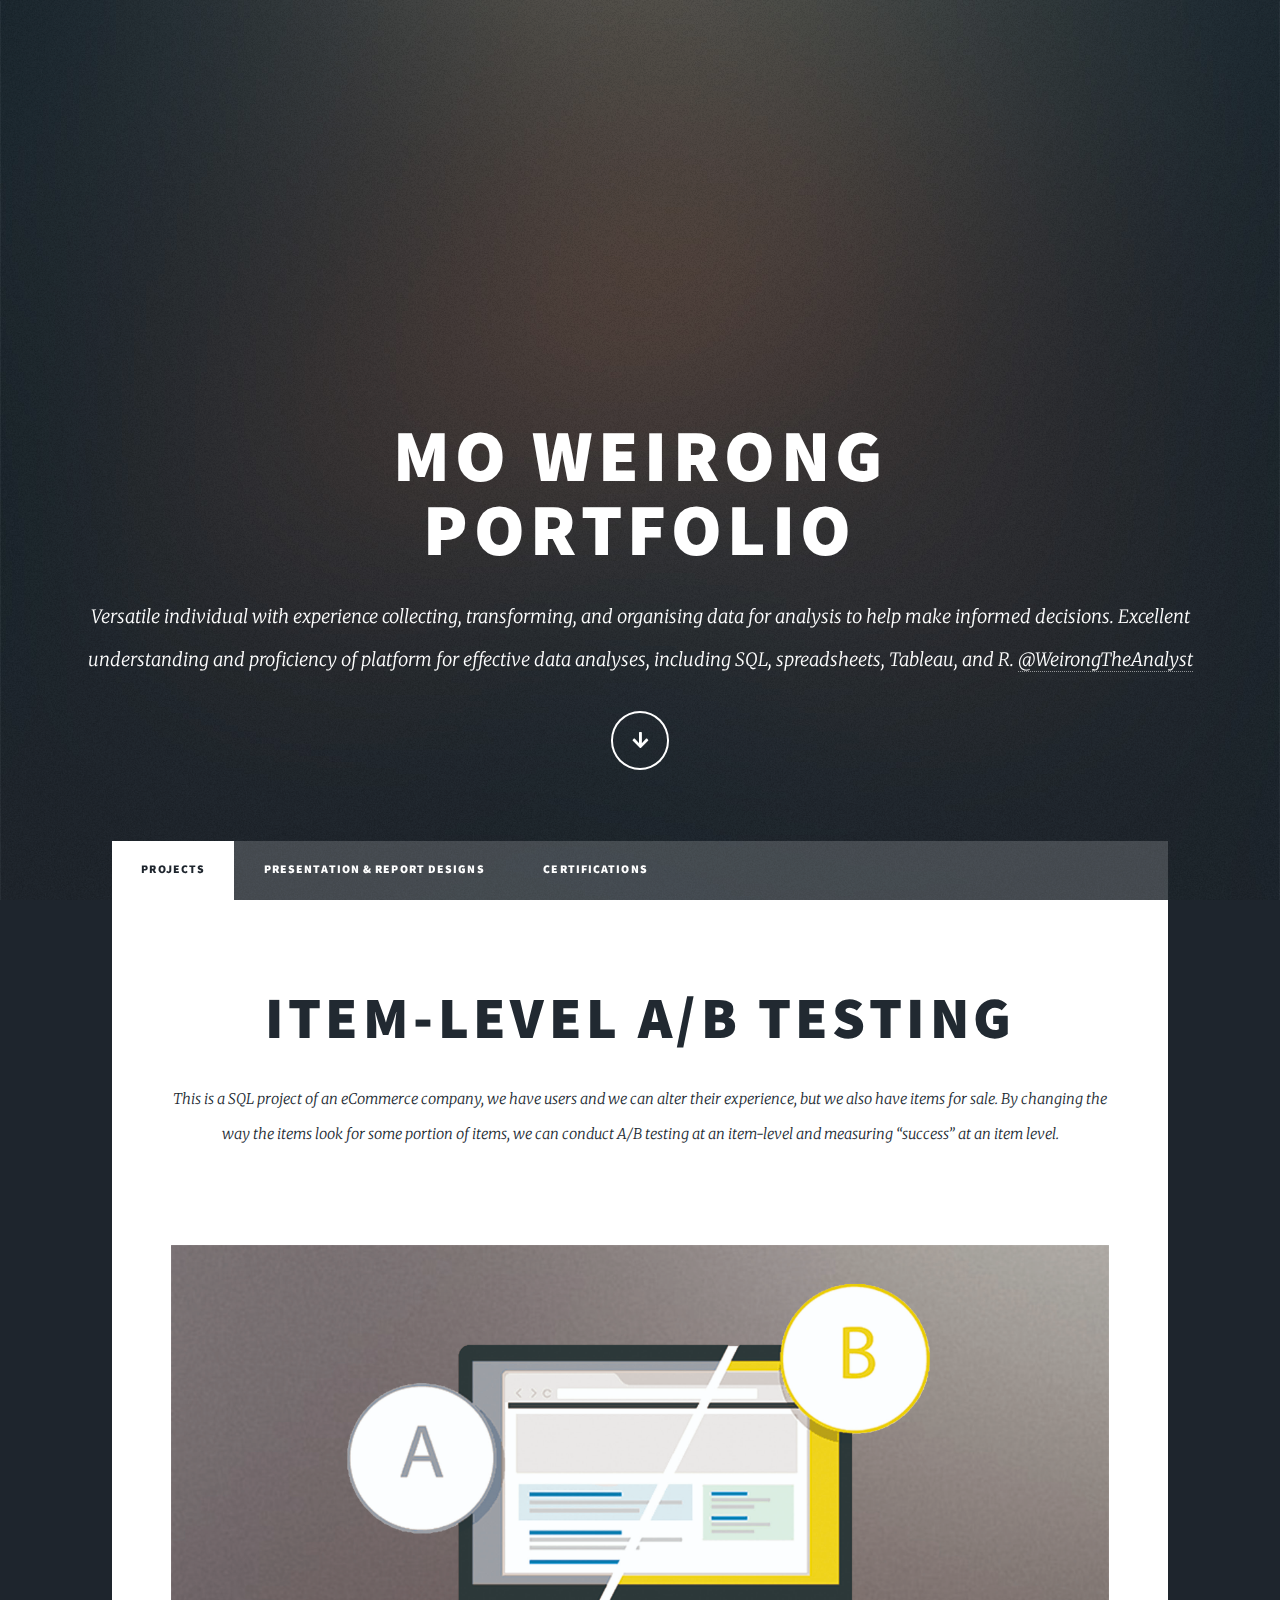
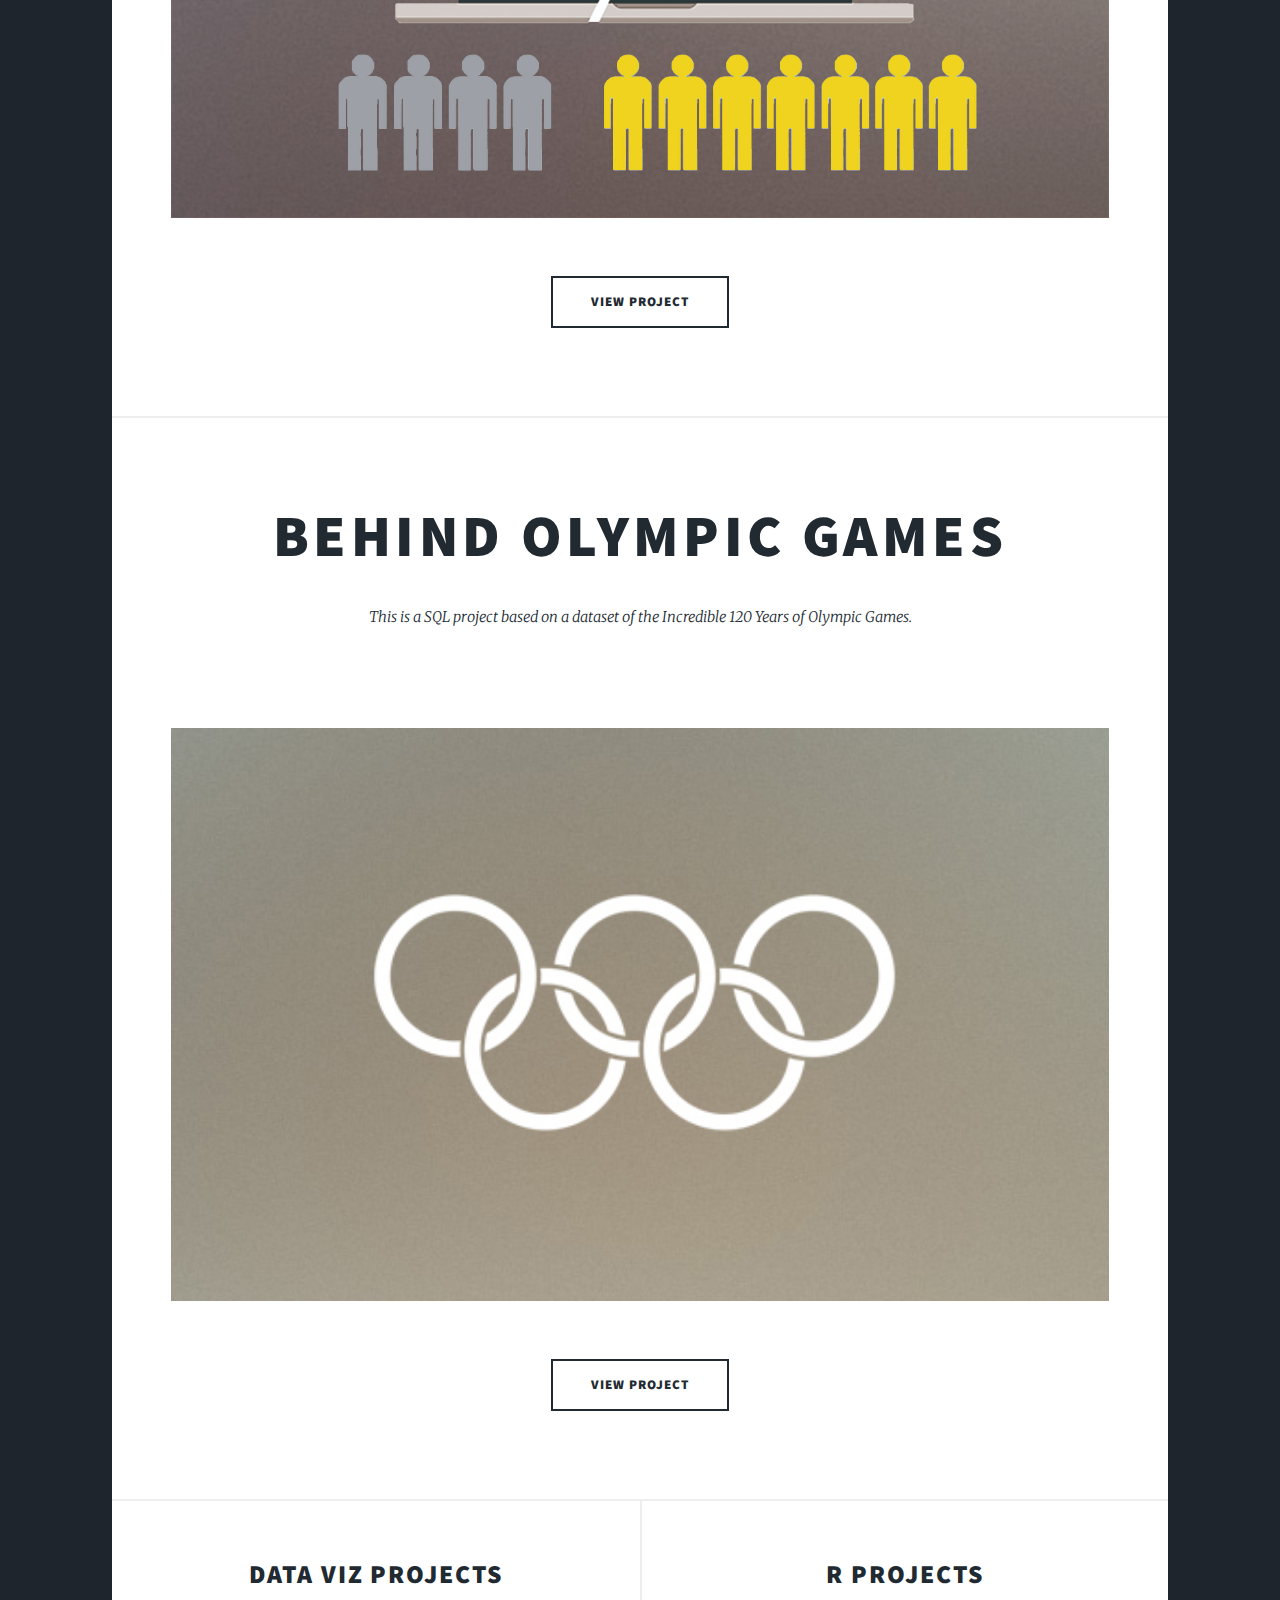
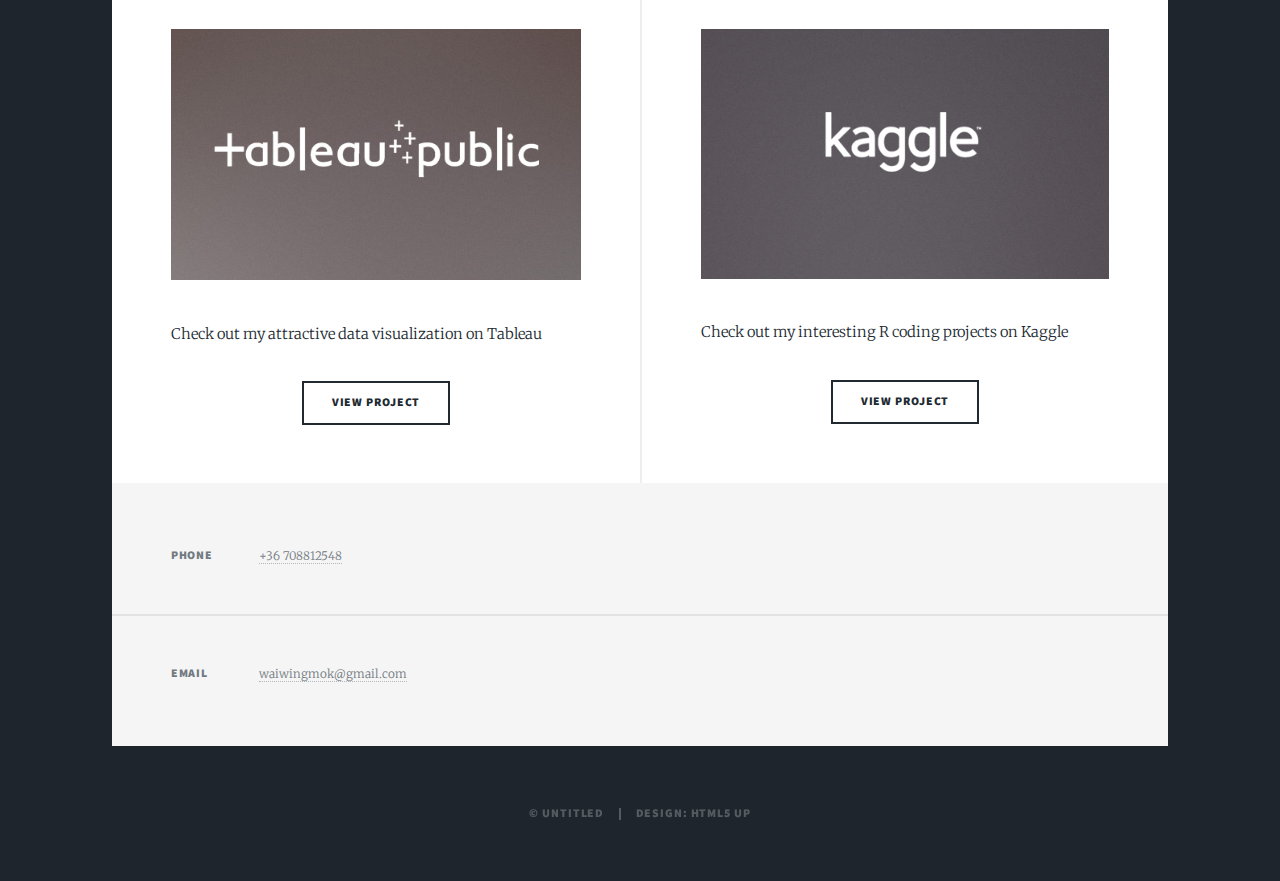
<file: index.html>
<!DOCTYPE HTML>
<!--
	Massively by HTML5 UP
	html5up.net | @ajlkn
	Free for personal and commercial use under the CCA 3.0 license (html5up.net/license)
-->
<html>
	<head>
		<title>Weirong The Analyst Portfolio - MAIN</title>
		<meta charset="utf-8" />
		<meta name="viewport" content="width=device-width, initial-scale=1, user-scalable=no" />
		<link rel="stylesheet" href="assets/css/main.css" />
		<noscript><link rel="stylesheet" href="assets/css/noscript.css" /></noscript>
	</head>
	<body class="is-preload">

		<!-- Wrapper -->
			<div id="wrapper" class="fade-in">

				<!-- Intro -->
					<div id="intro">
						<h1>MO WEIRONG<br />
						Portfolio</h1>
						<p>Versatile individual with experience collecting, transforming, and organising data for analysis to help make informed decisions. 
							Excellent understanding and proficiency of platform for effective data analyses, including SQL, spreadsheets, Tableau, and R. 
							<a href="https://www.linkedin.com/in/weirongtheanalyst/">@WeirongTheAnalyst</a> </a><br />
						</a></p>
						<ul class="actions">
							<li><a href="#header" class="button icon solid solo fa-arrow-down scrolly">Continue</a></li>
						</ul>
					</div>

				<!-- Header -->
					<header id="header">
						<a href="index.html" class="logo">MORE</a>
					</header>

				<!-- Nav -->
					<nav id="nav">
						<ul class="links">
							<li class="active"><a href="index.html">PROJECTS</a></li>
							<li><a href="reportdesign.html">PRESENTATION & REPORT DESIGNS</a></li>
							<li><a href="certifications.html">certifications</a></li>
						</ul>
					
						</ul>
					</nav>

				<!-- Main -->
					<div id="main">

						<!-- Featured Post -->
							<article class="post featured">
								<header class="major">
									<h2><a href="SQLproject.html">Item-level A/B testing<br />
									</a></h2>
									<p>This is a SQL project of an eCommerce company, we have users and we can alter their experience, but we also have items for sale. By changing the way the items look for some portion of items, we can conduct A/B testing at an item-level and measuring “success” at an item level.  <br /><br /></p>
								</header>
								<a href="SQLproject.html" class="image main"><img src="images/ABtesting.jpg" alt="" /></a>
								<ul class="actions special">
									<li><a href="SQLproject.html" class="button large">view project</a></li>
								</ul>
							</article>

						<!-- Featured Post -->
						<article class="post featured">
							<header class="major">
								<h2><a href="olympics.html">Behind Olympic Games<br />
								</a></h2>
								<p>This is a SQL project based on a dataset of the Incredible 120 Years of Olympic Games.<br /><br /></p>
							</header>
							<a href="olympics.html" class="image main"><img src="images/olympics.jpg" alt="" /></a>
							<ul class="actions special">
								<li><a href="olympics.html" class="button large">view project</a></li>
							</ul>
						</article>

						<!-- Posts -->
							<section class="posts">
								<article>
									<header>
										
										<h2><a href="https://public.tableau.com/app/profile/weirongtheanalyst">Data Viz Projects<br />
										</a></h2>
									</header>
									<a href="https://public.tableau.com/app/profile/weirongtheanalyst" class="image fit"><img src="images/pic03_1.jpg" alt="" /></a>
									<p>Check out my attractive data visualization on Tableau</p>
									<ul class="actions special">
										<li><a href="https://public.tableau.com/app/profile/weirongtheanalyst" class="button">view project</a></li>
									</ul>
								</article>
								<article>
									<header>

										<h2><a href="https://www.kaggle.com/waiwing">R projects<br />
										</a></h2>
									</header>
									<a href="https://www.kaggle.com/waiwing" class="image fit"><img src="images/pic04_1.jpg" alt="" /></a>
									<p>Check out my interesting R coding projects on Kaggle</p>
									<ul class="actions special">
										<li><a href="https://www.kaggle.com/waiwing" class="button">view project</a></li>
									</ul>
								</article>
								
							</section>



					</div>

				<!-- Footer -->
					<footer id="footer">
						
						<section class="split contact">

							<section>
								<h3>Phone</h3>
								<p><a href="#">+36 708812548</a></p>
							</section>
							<section>
								<h3>Email</h3>
								<p><a href="#">waiwingmok@gmail.com</a></p>
							</section>

						</section>
					</footer>

				<!-- Copyright -->
					<div id="copyright">
						<ul><li>&copy; Untitled</li><li>Design: HTML5 UP</li></ul>
					</div>

			</div>

		<!-- Scripts -->
			<script src="assets/js/jquery.min.js"></script>
			<script src="assets/js/jquery.scrollex.min.js"></script>
			<script src="assets/js/jquery.scrolly.min.js"></script>
			<script src="assets/js/browser.min.js"></script>
			<script src="assets/js/breakpoints.min.js"></script>
			<script src="assets/js/util.js"></script>
			<script src="assets/js/main.js"></script>

	</body>
</html>
</file>
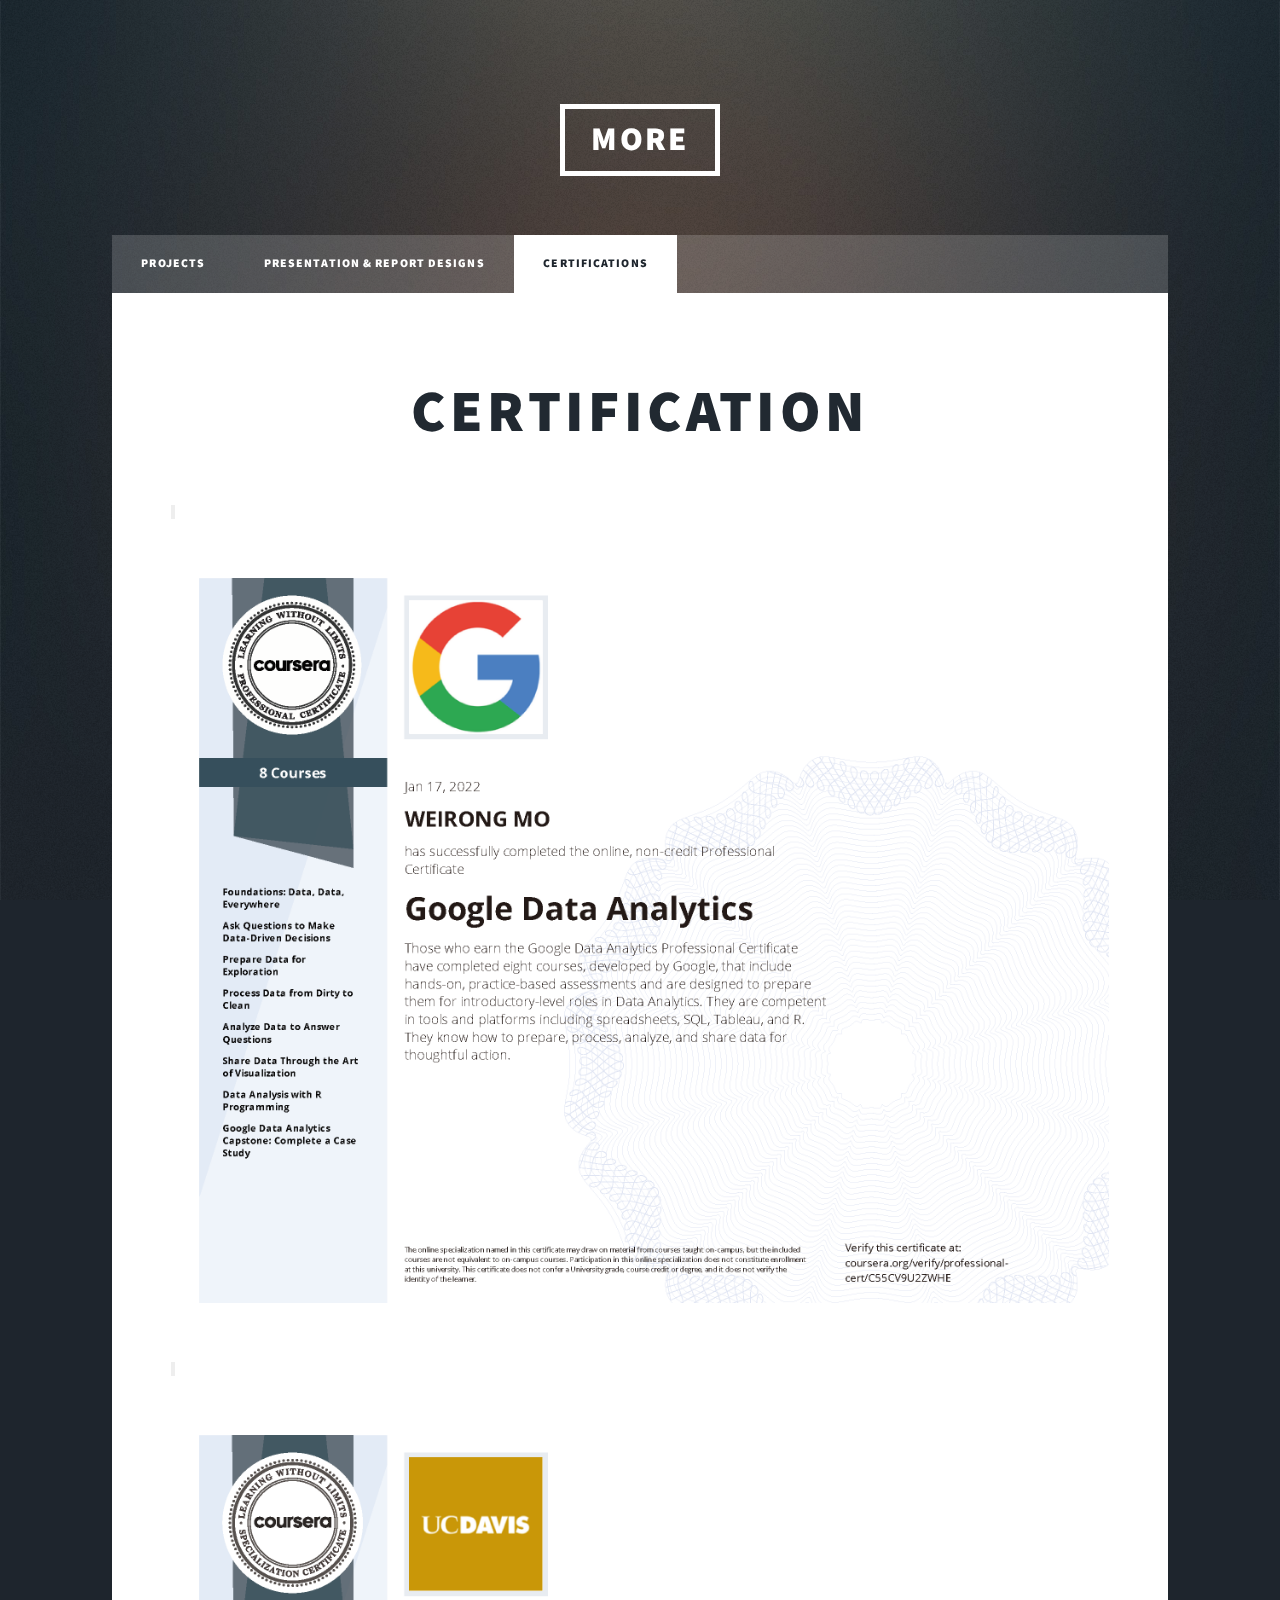
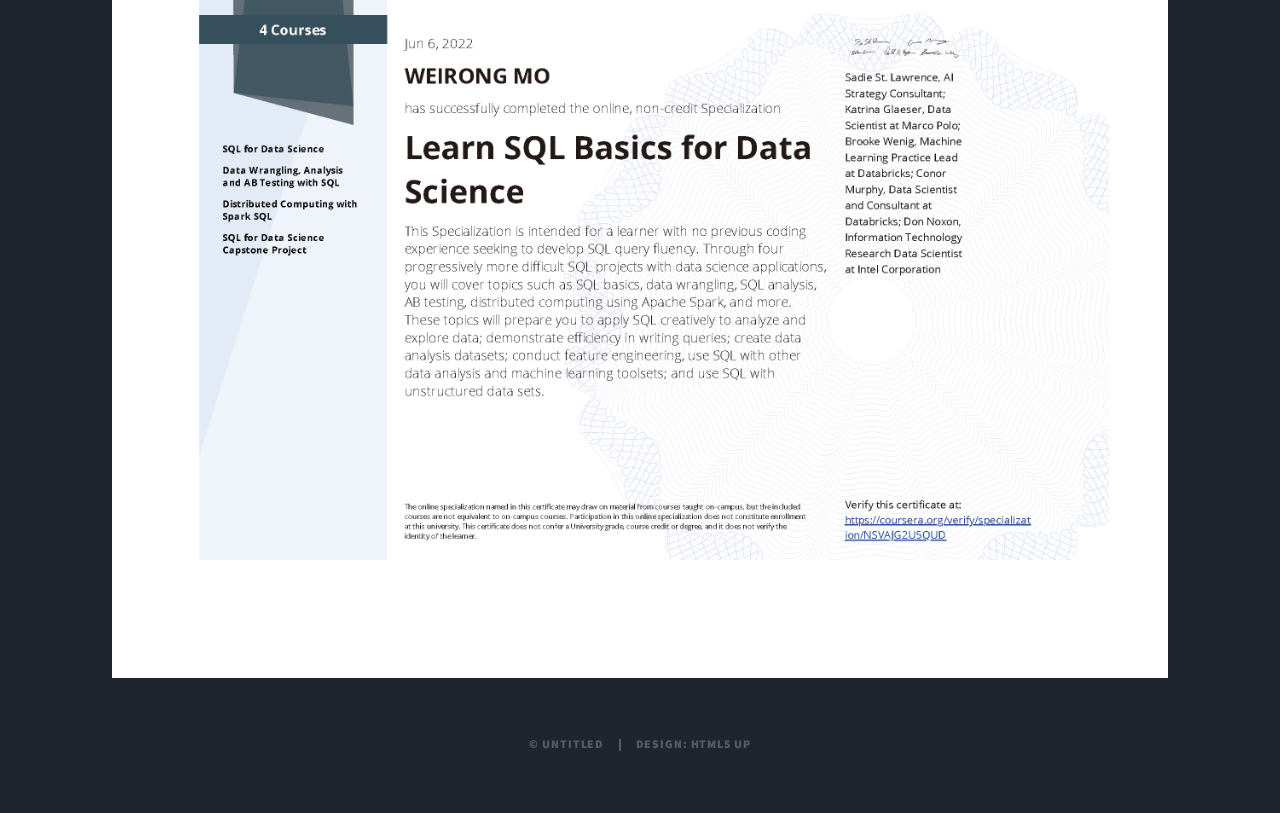
<file: certifications.html>
<!DOCTYPE HTML>
<!--
	Massively by HTML5 UP
	html5up.net | @ajlkn
	Free for personal and commercial use under the CCA 3.0 license (html5up.net/license)
-->
<html>
	<head>
		<title>Portfolio - CERTIFICATION</title>
		<meta charset="utf-8" />
		<meta name="viewport" content="width=device-width, initial-scale=1, user-scalable=no" />
		<link rel="stylesheet" href="assets/css/main.css" />
		<noscript><link rel="stylesheet" href="assets/css/noscript.css" /></noscript>
	</head>
	<body class="is-preload">

			<!-- Wrapper -->
				<div id="wrapper">
	
					<!-- Header -->
						<header id="header">
							<a href="index.html" class="logo">MORE</a>
						</header>
	
				<!-- Nav -->
				<nav id="nav">
					<ul class="links">
						<li><a href="index.html">projects</a></li>
						<li><a href="reportdesign.html">PRESENTATION & REPORT DESIGNS</a></li>
						<li class="active"><a href="certifications.html">certifications</a></li>
					</ul>
						</nav>
	
					<!-- Main -->
						<div id="main">
	
							<!-- Post -->
	
							<section class="post">
								<header class="major">
									<h1>CERTIFICATION<br />
									</h1>
									<p></p>
								</header>

								<section class="post">
									<blockquote></blockquote>
								<div class="image main"><img src="images/cer1.png" alt="" /></div>
								</section>

								<section class="post">
									<blockquote></blockquote>
								<div class="image main"><img src="images/cer2.png" alt="" /></div>
								</section>
	
						</div>
	
	
	
					<!-- Copyright -->
						<div id="copyright">
							<ul><li>&copy; Untitled</li><li>Design: HTML5 UP</li></ul>
						</div>
	
				</div>
	
			<!-- Scripts -->
				<script src="assets/js/jquery.min.js"></script>
				<script src="assets/js/jquery.scrollex.min.js"></script>
				<script src="assets/js/jquery.scrolly.min.js"></script>
				<script src="assets/js/browser.min.js"></script>
				<script src="assets/js/breakpoints.min.js"></script>
				<script src="assets/js/util.js"></script>
				<script src="assets/js/main.js"></script>
	
		</body>
	</html>
</file>
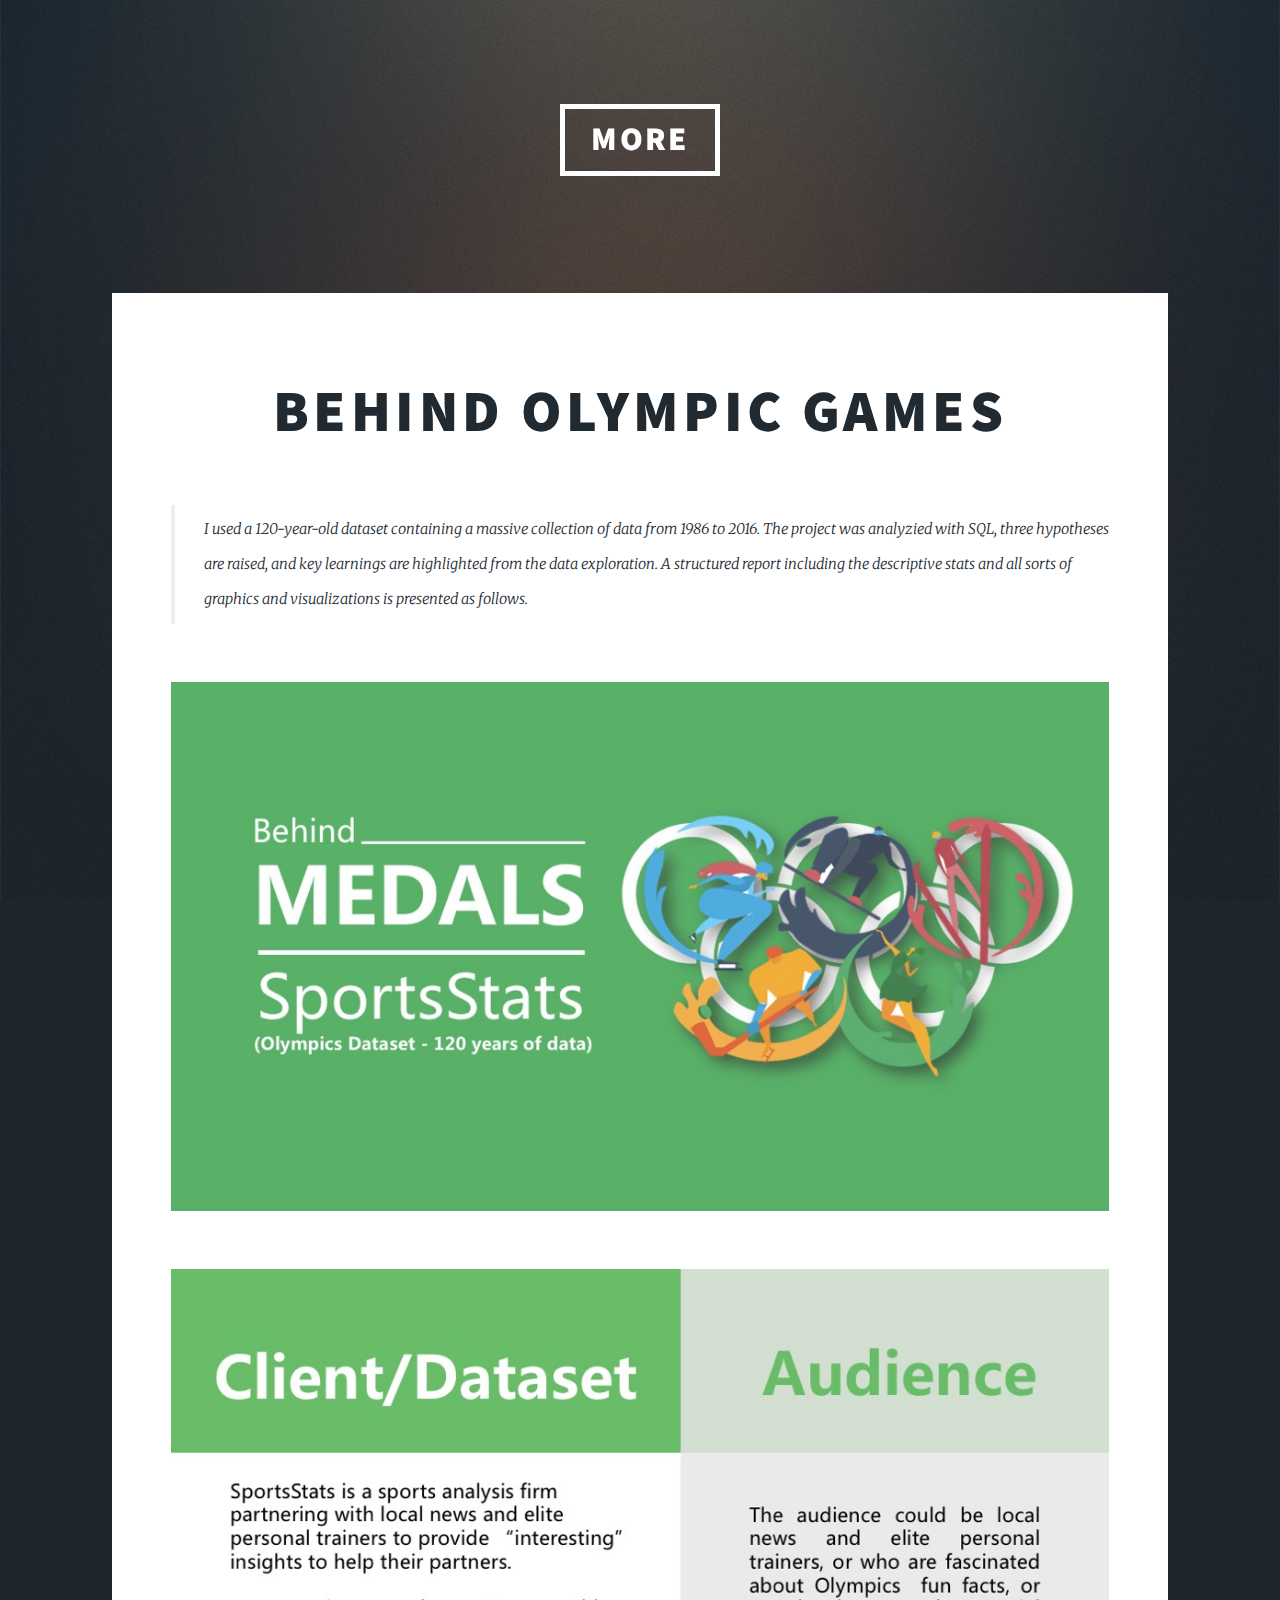
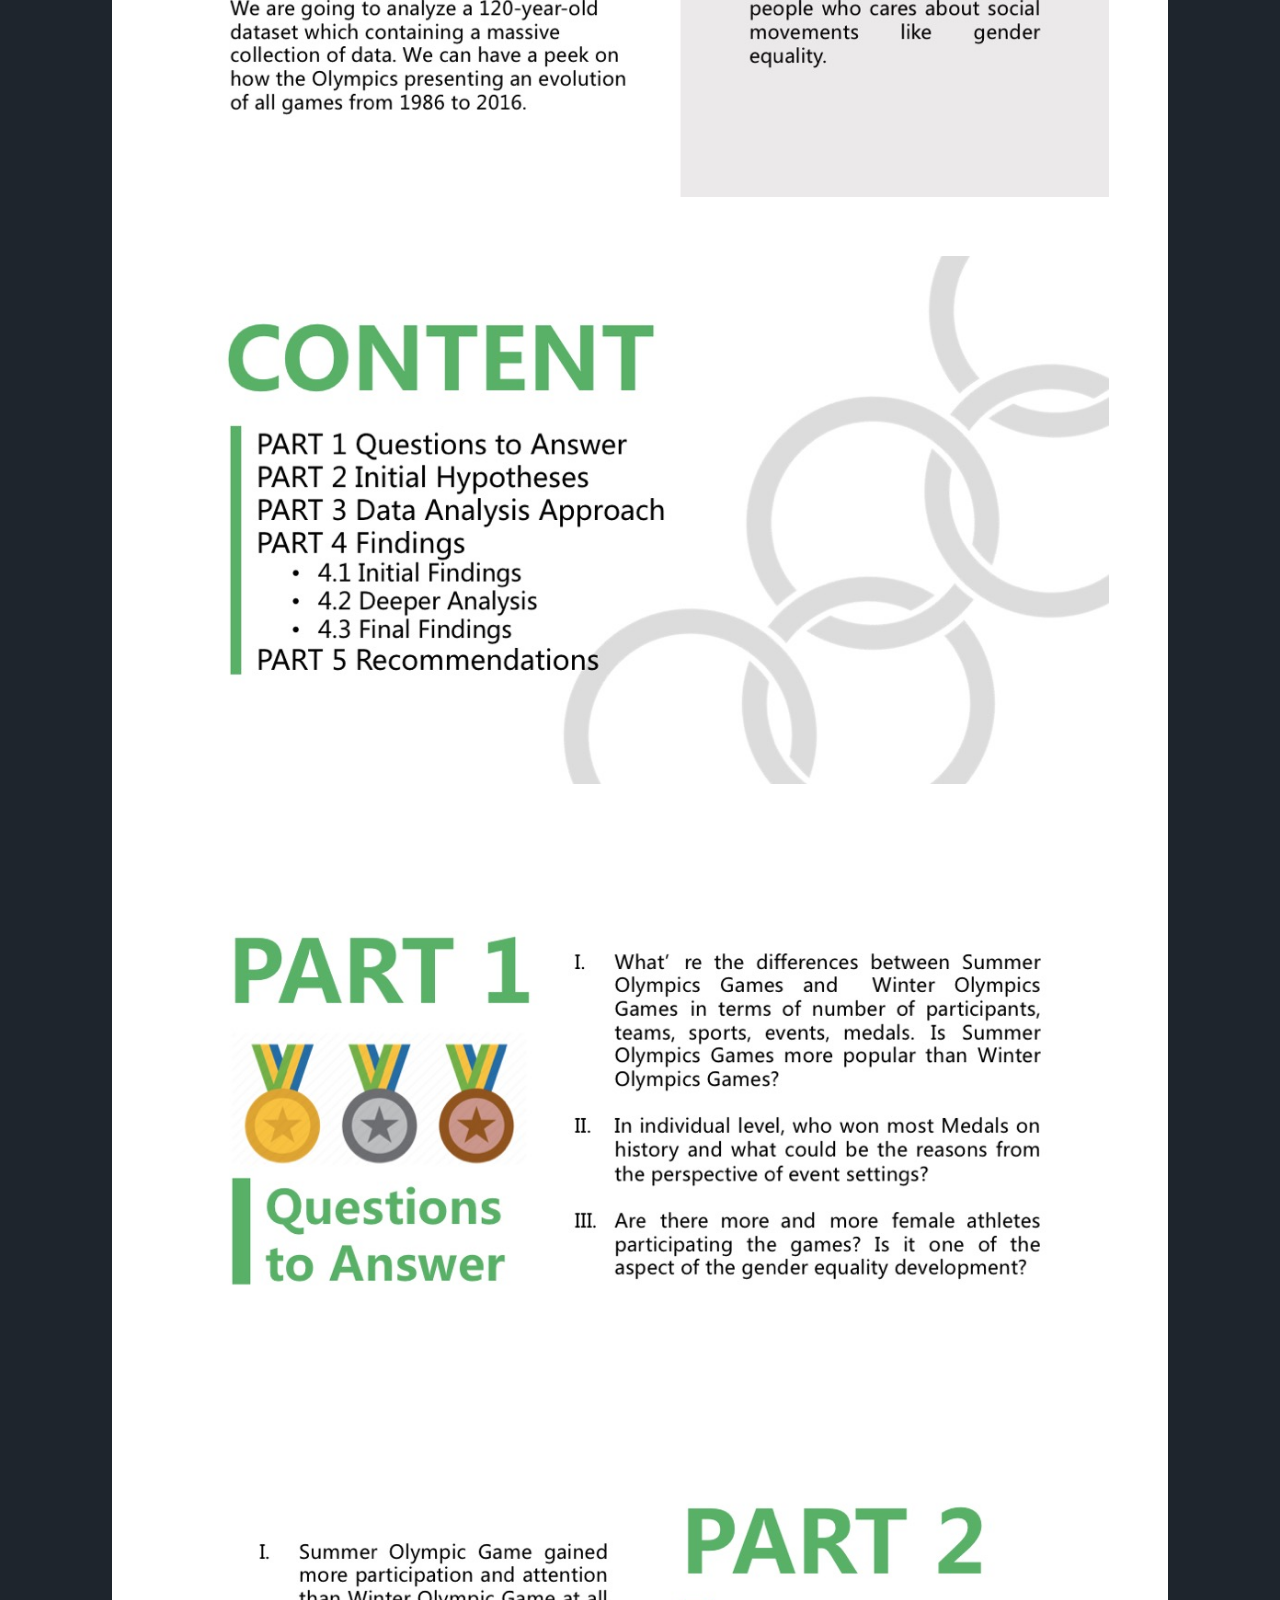
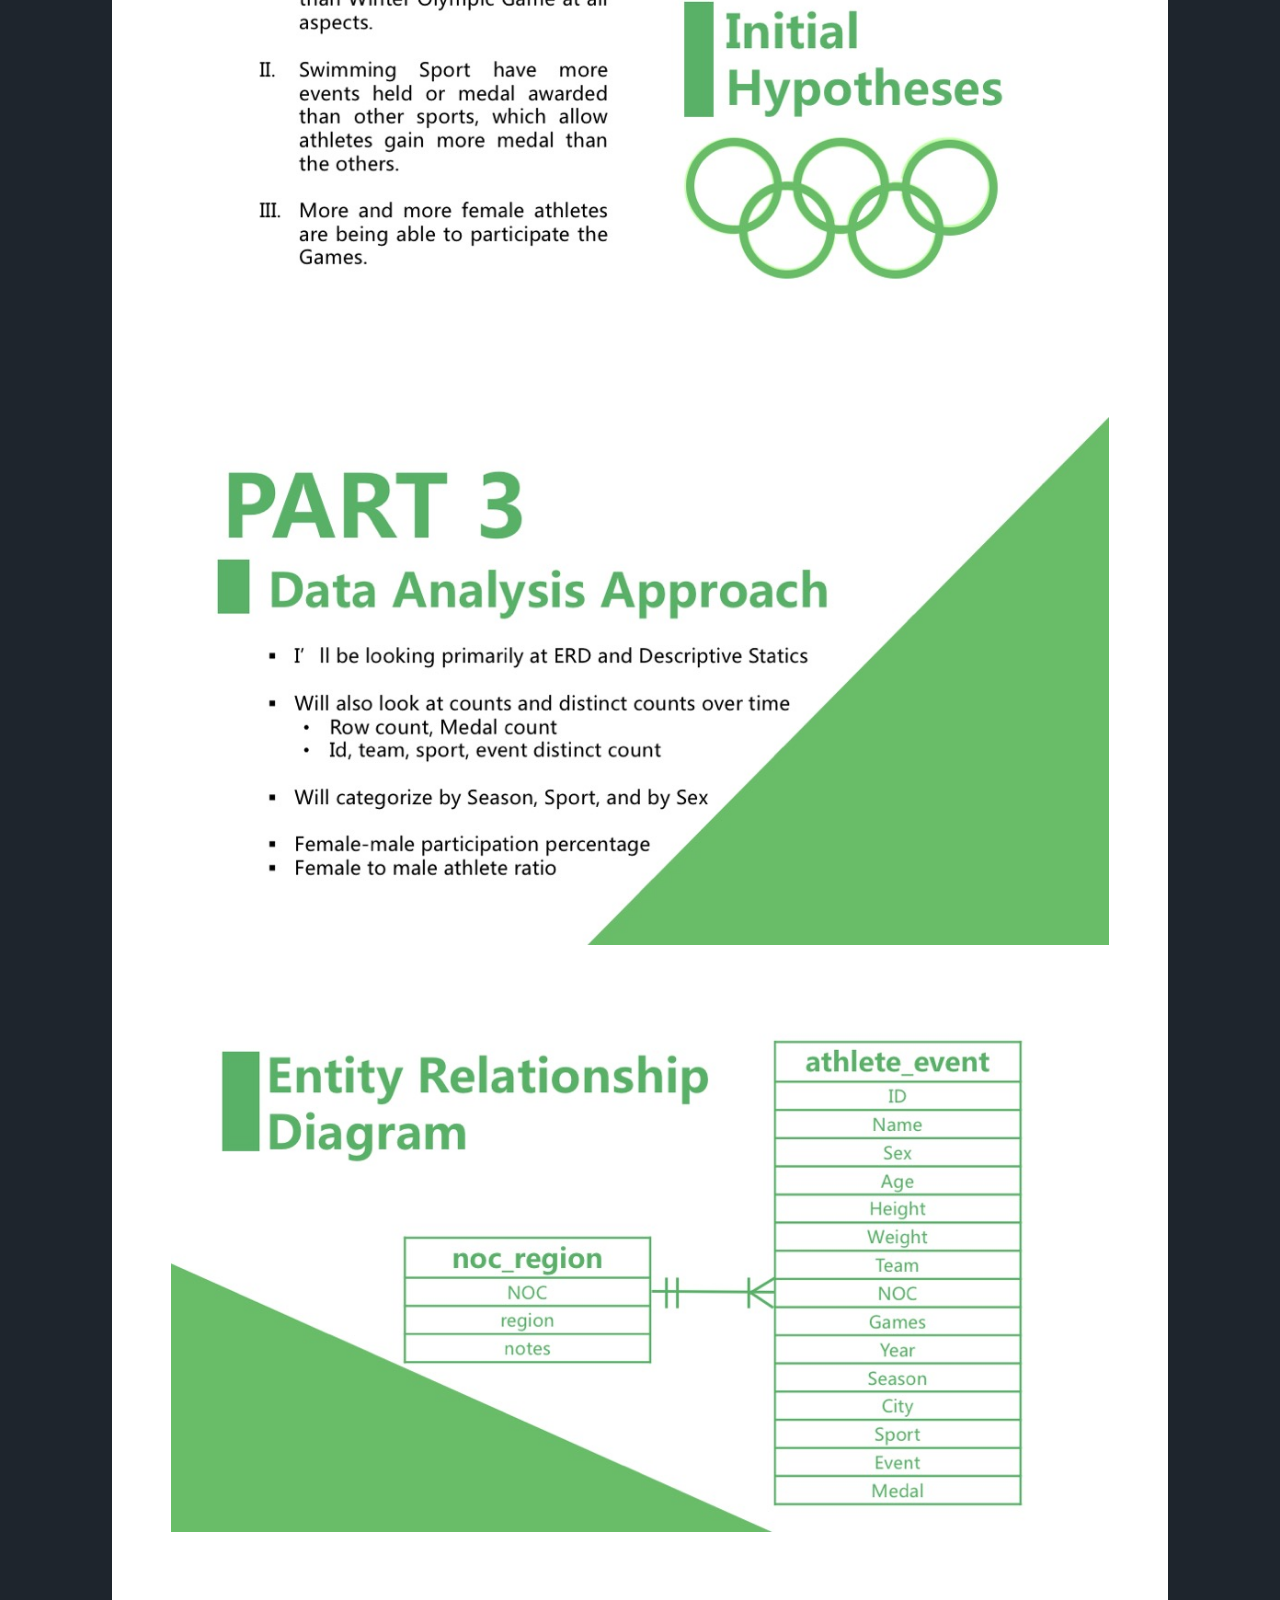
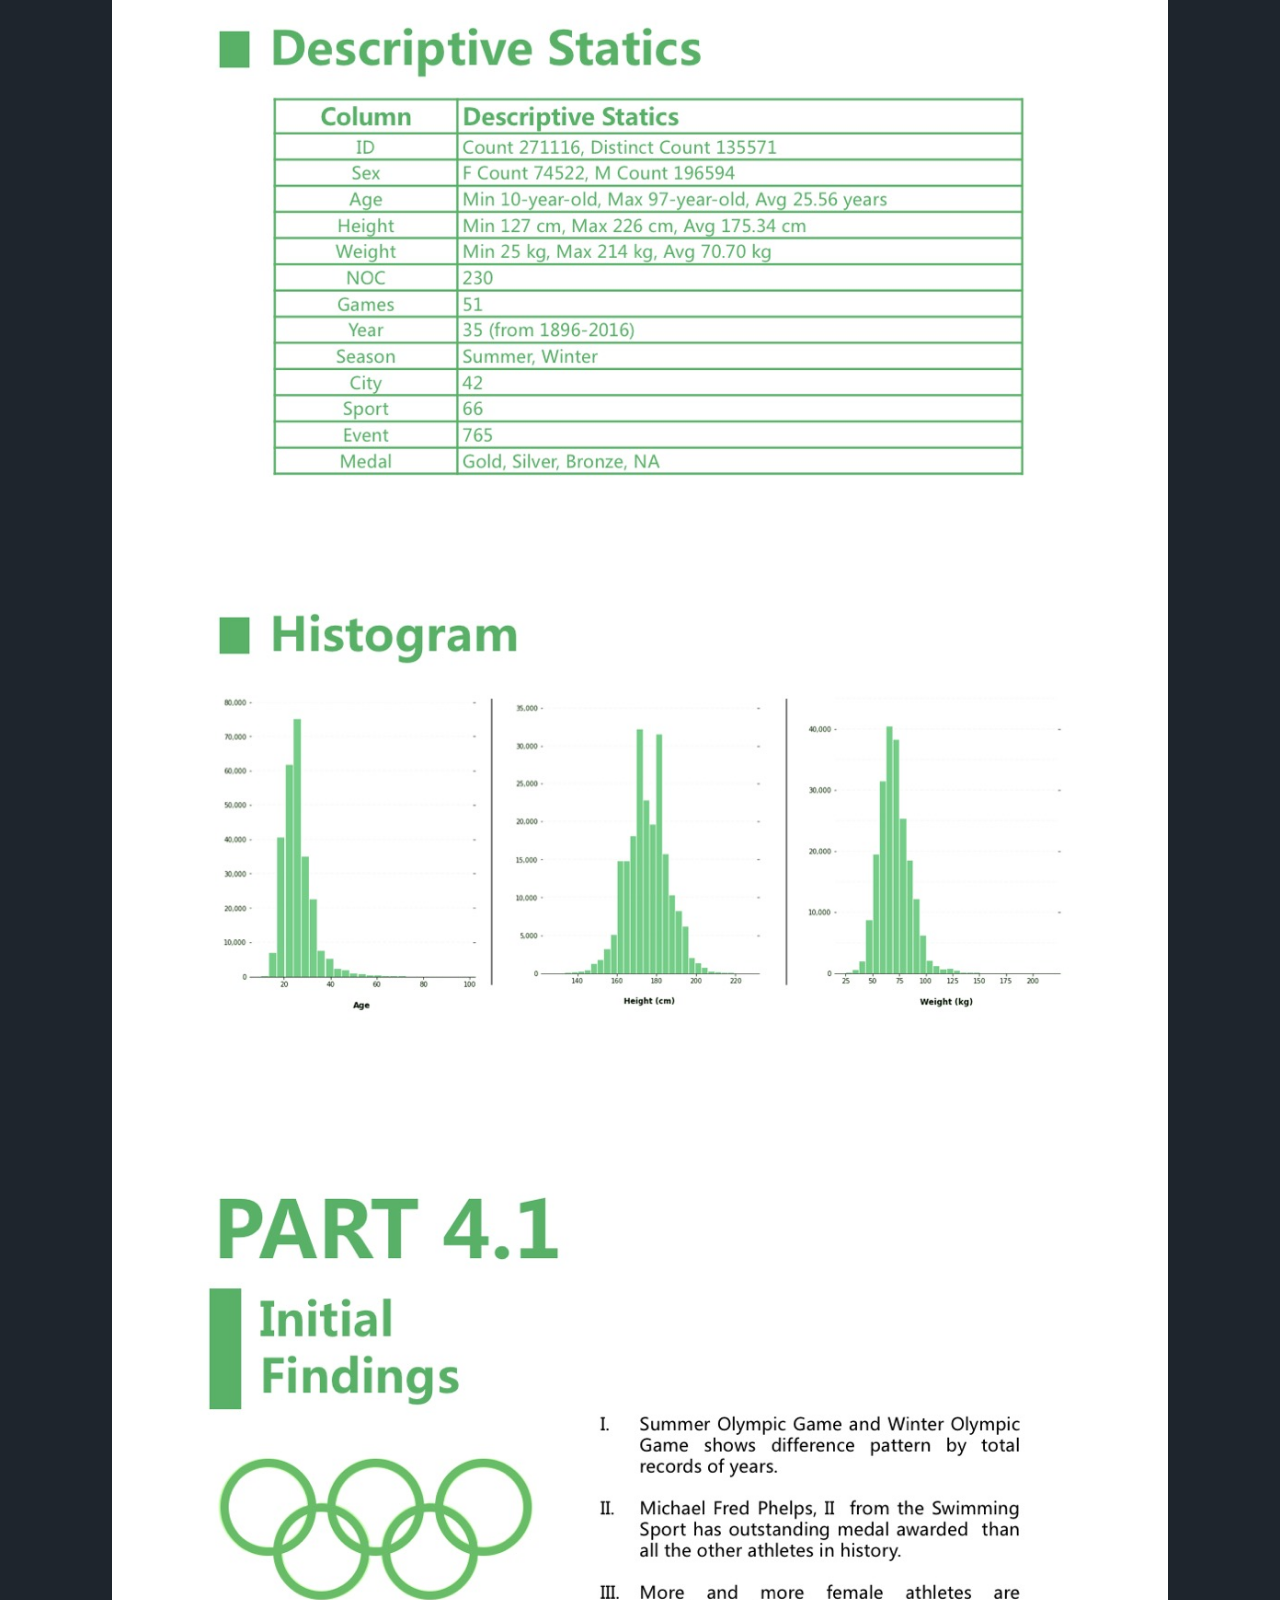
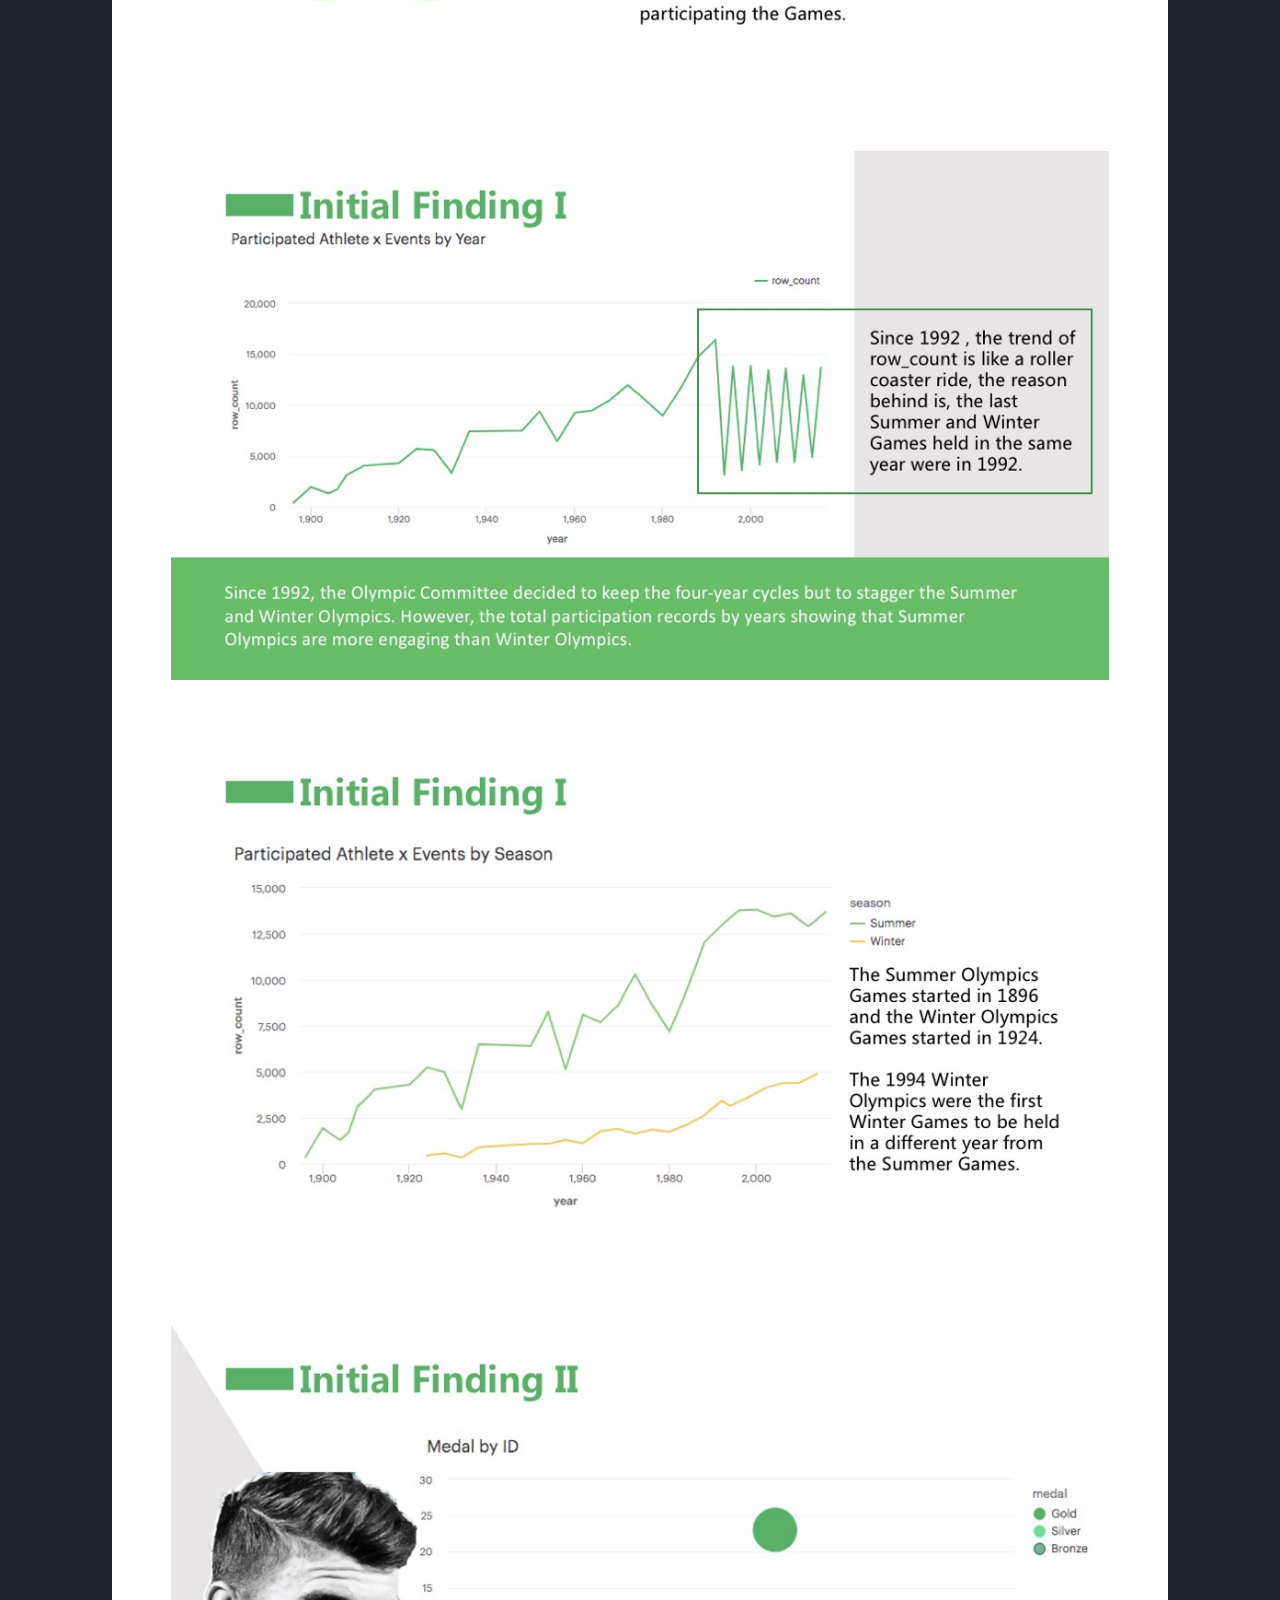
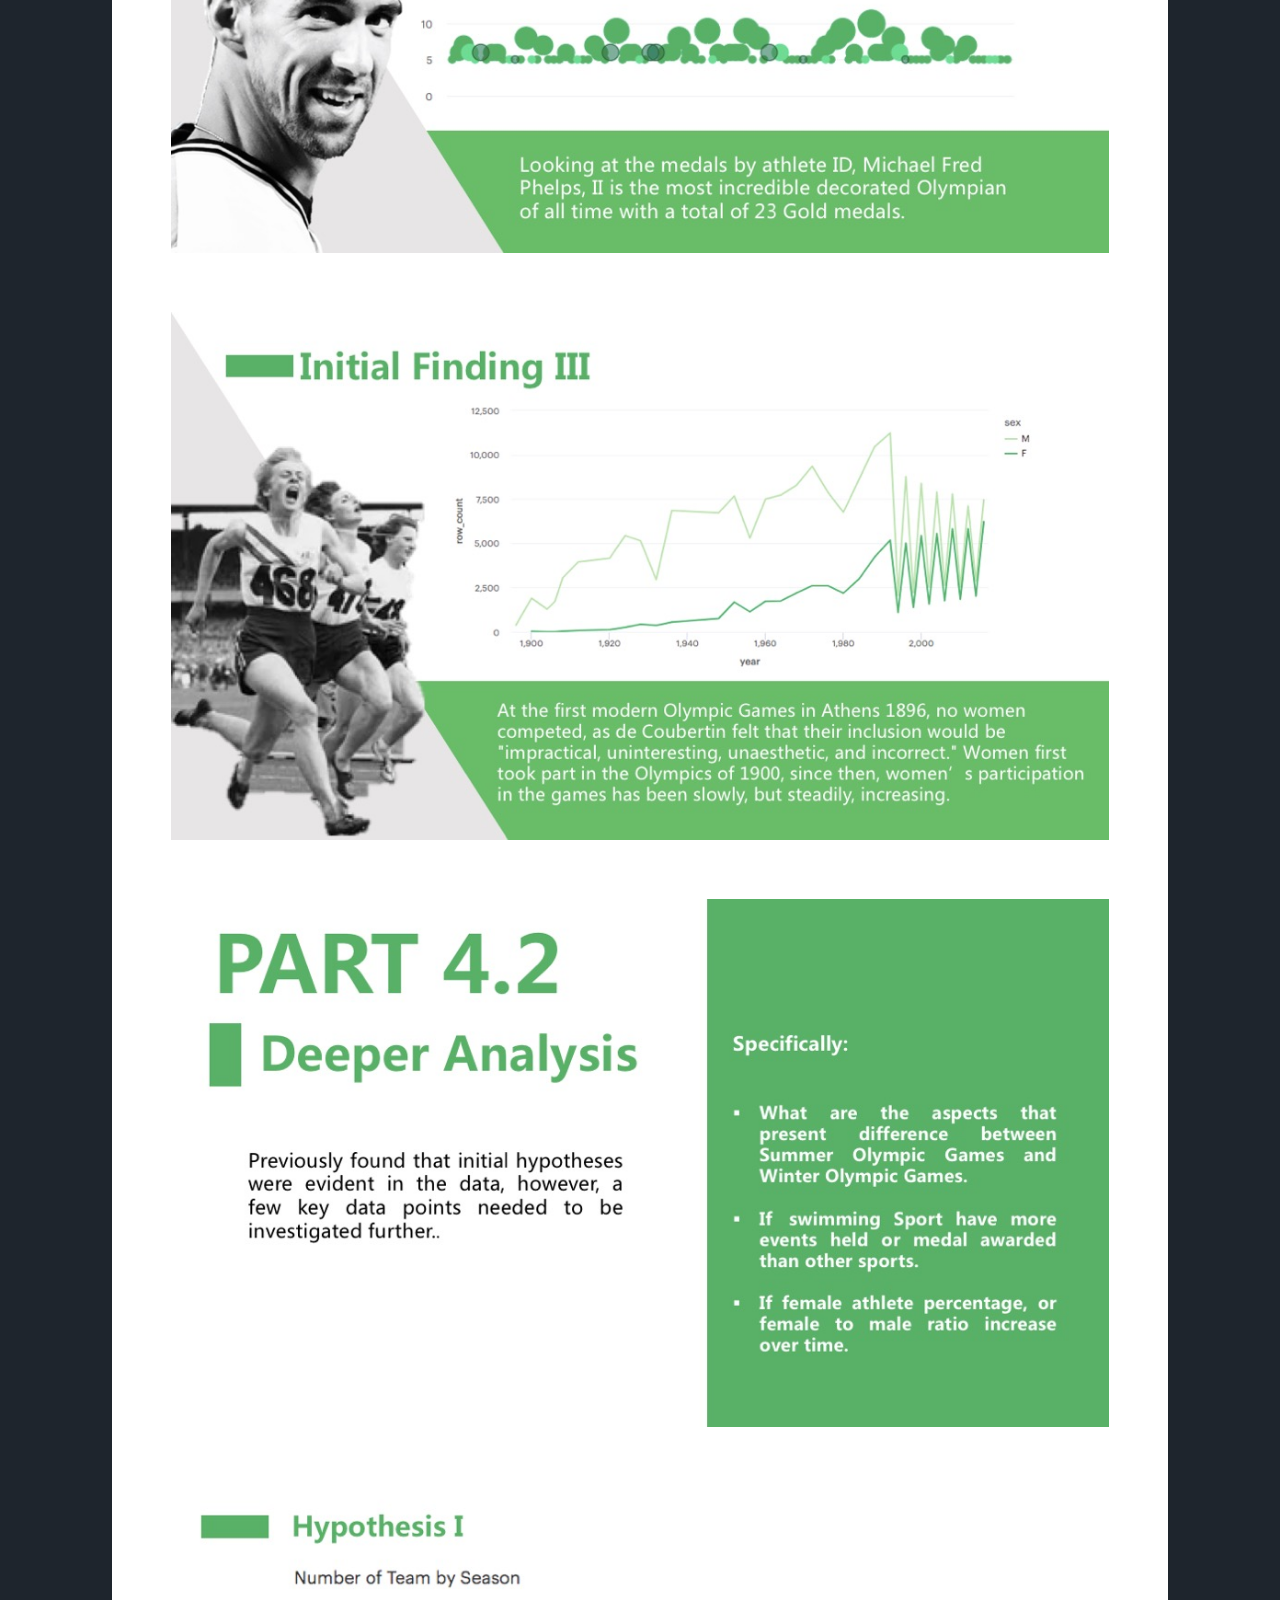
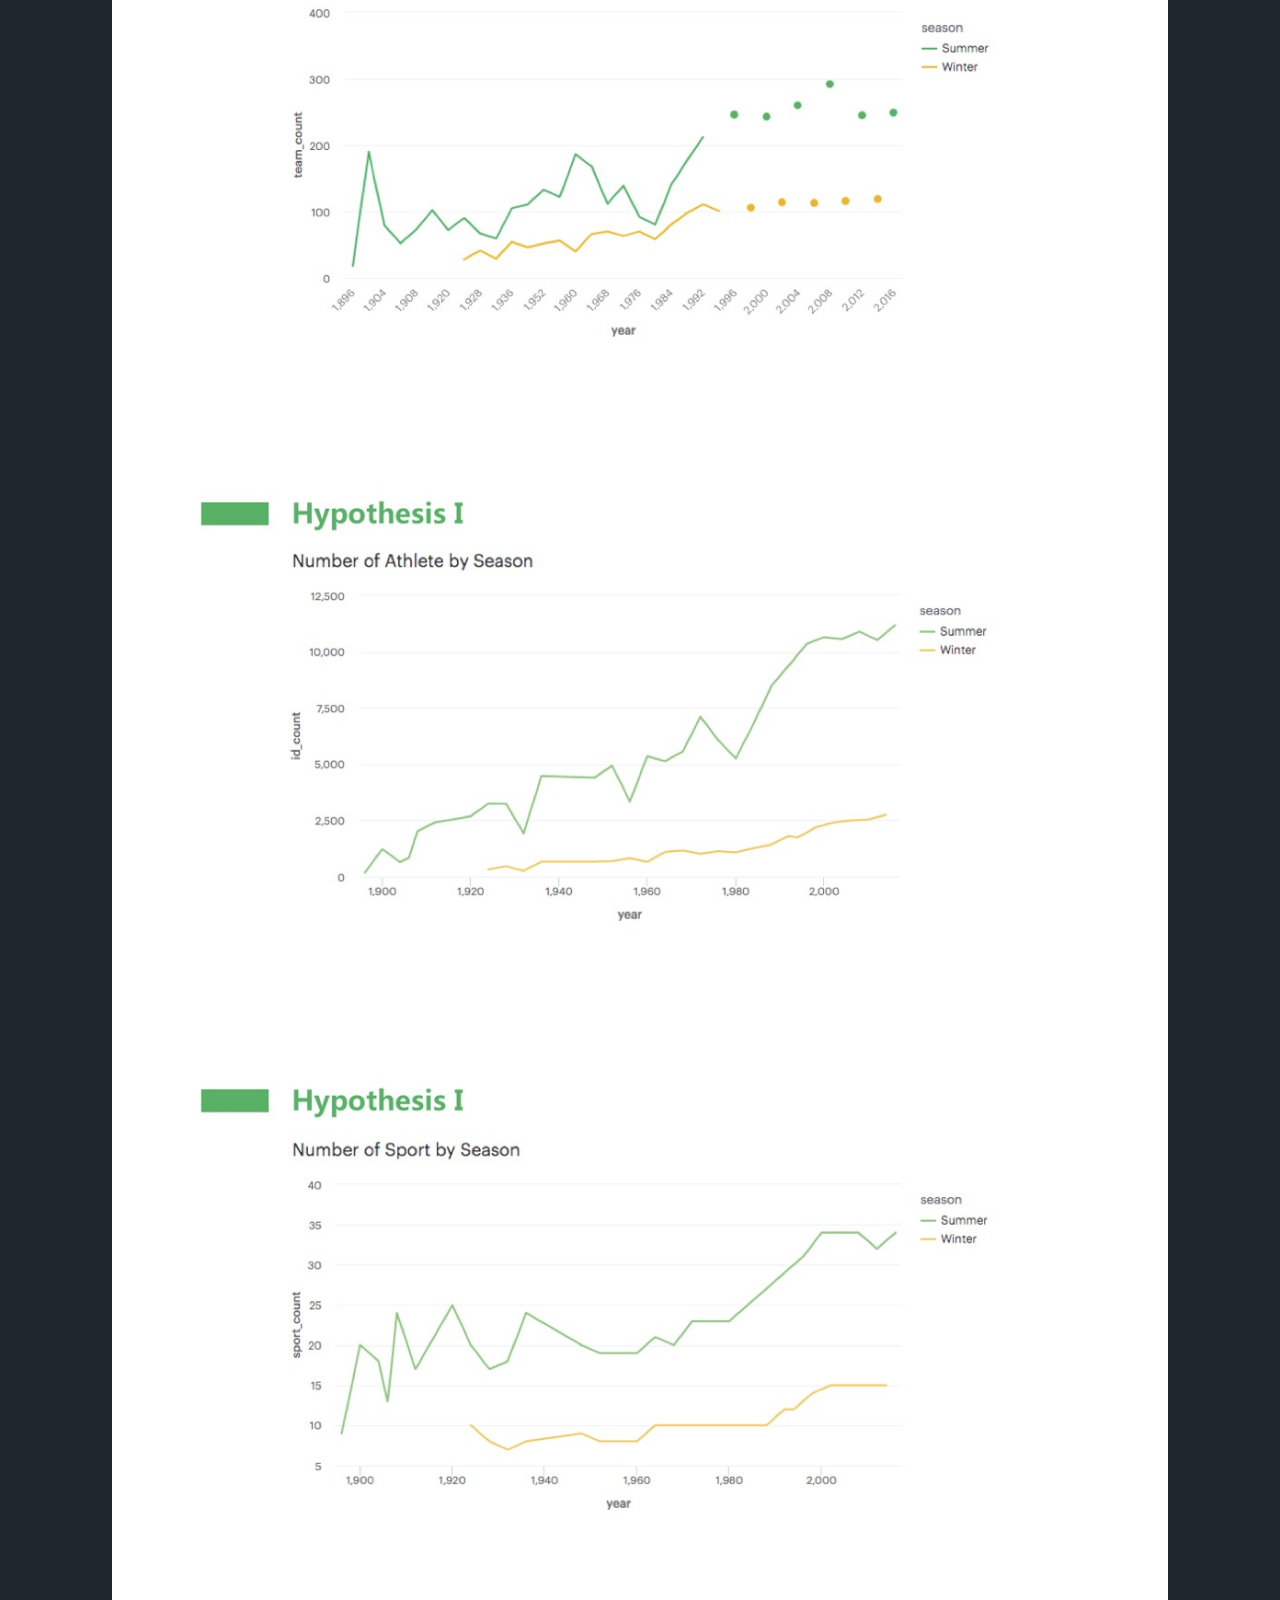
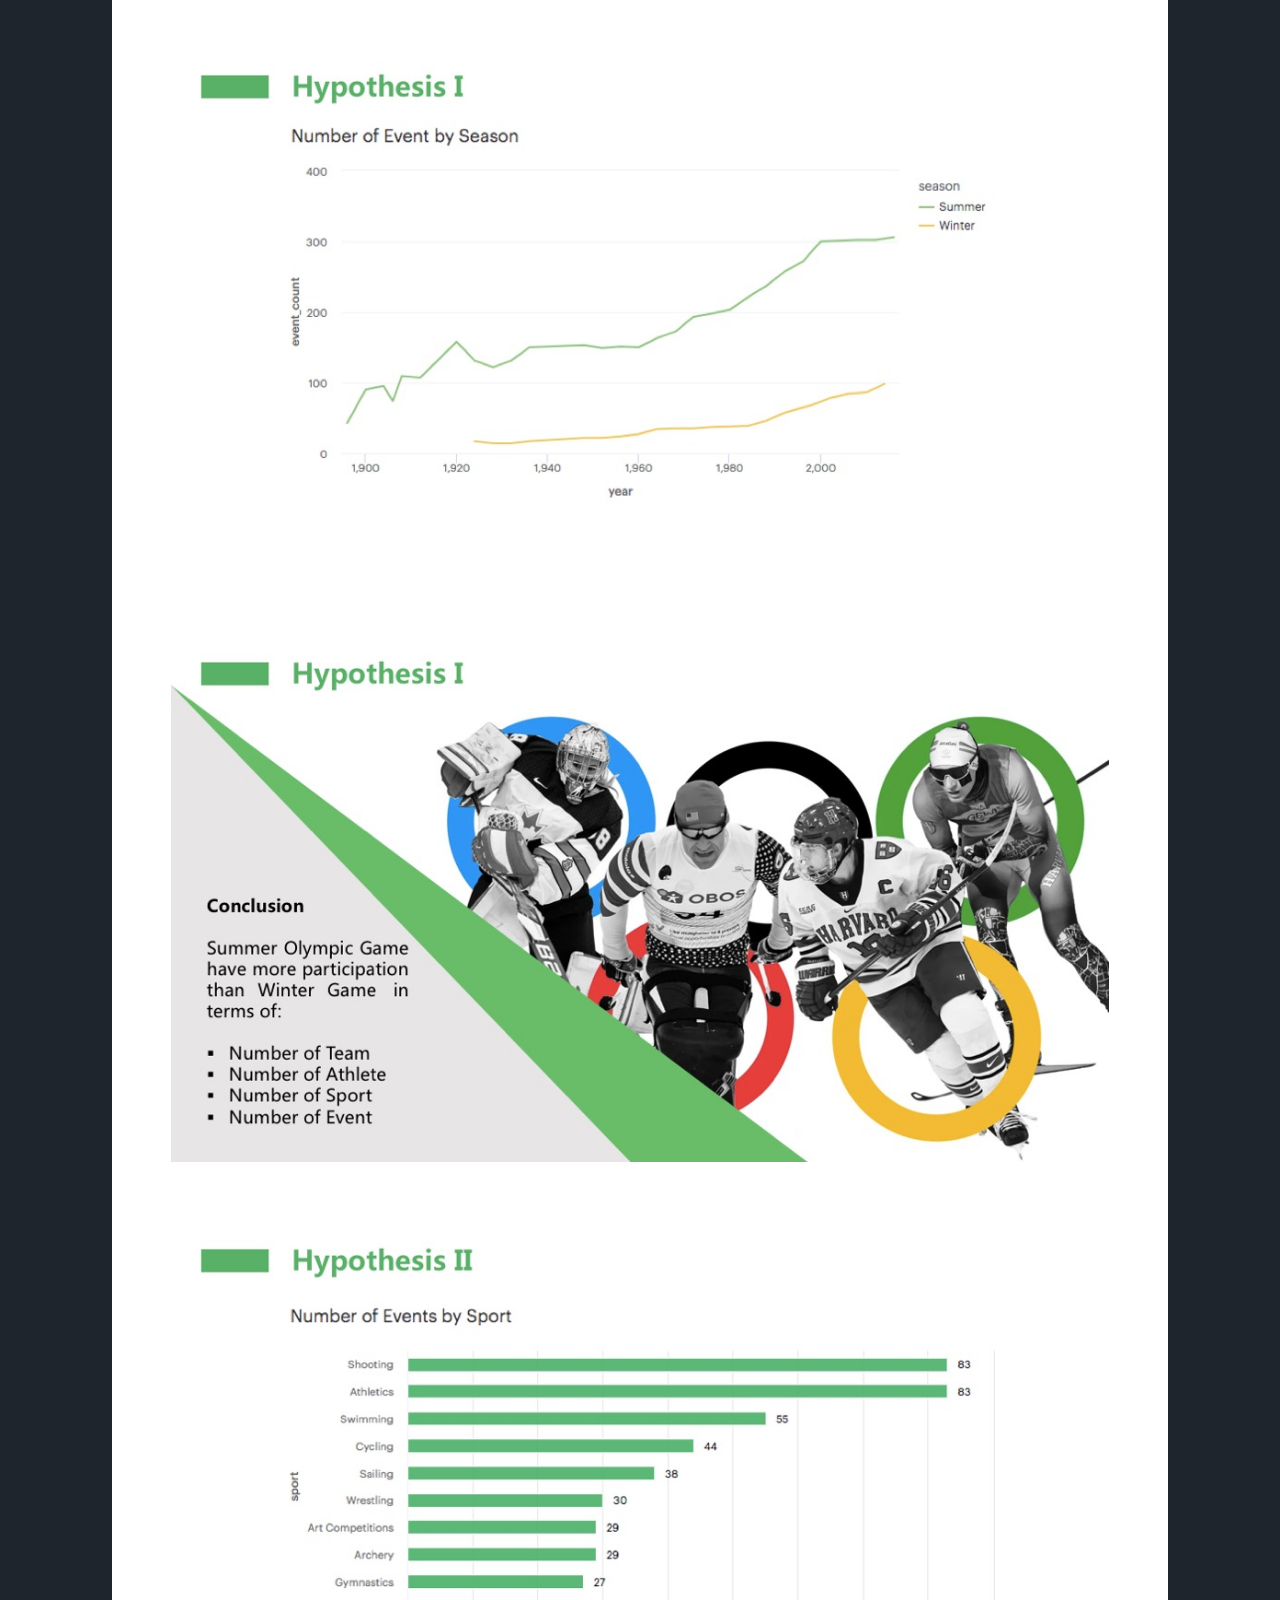
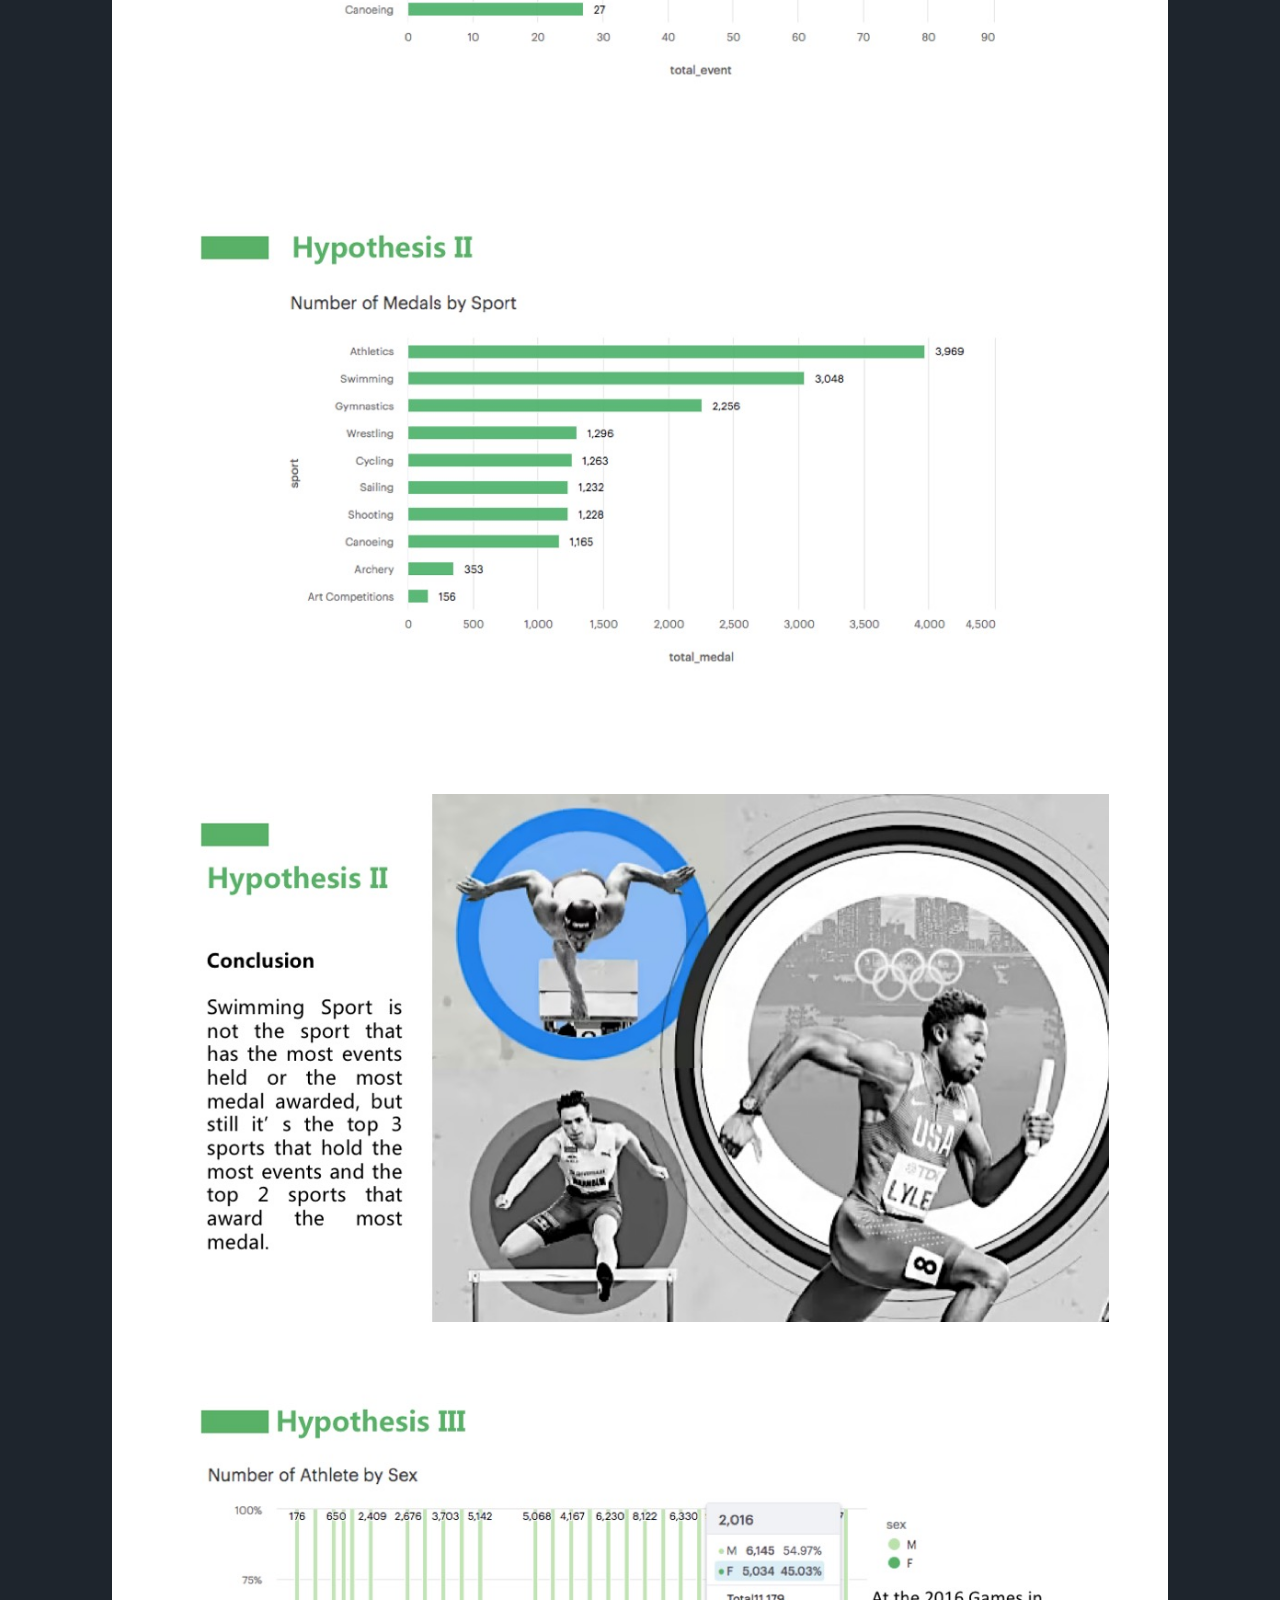
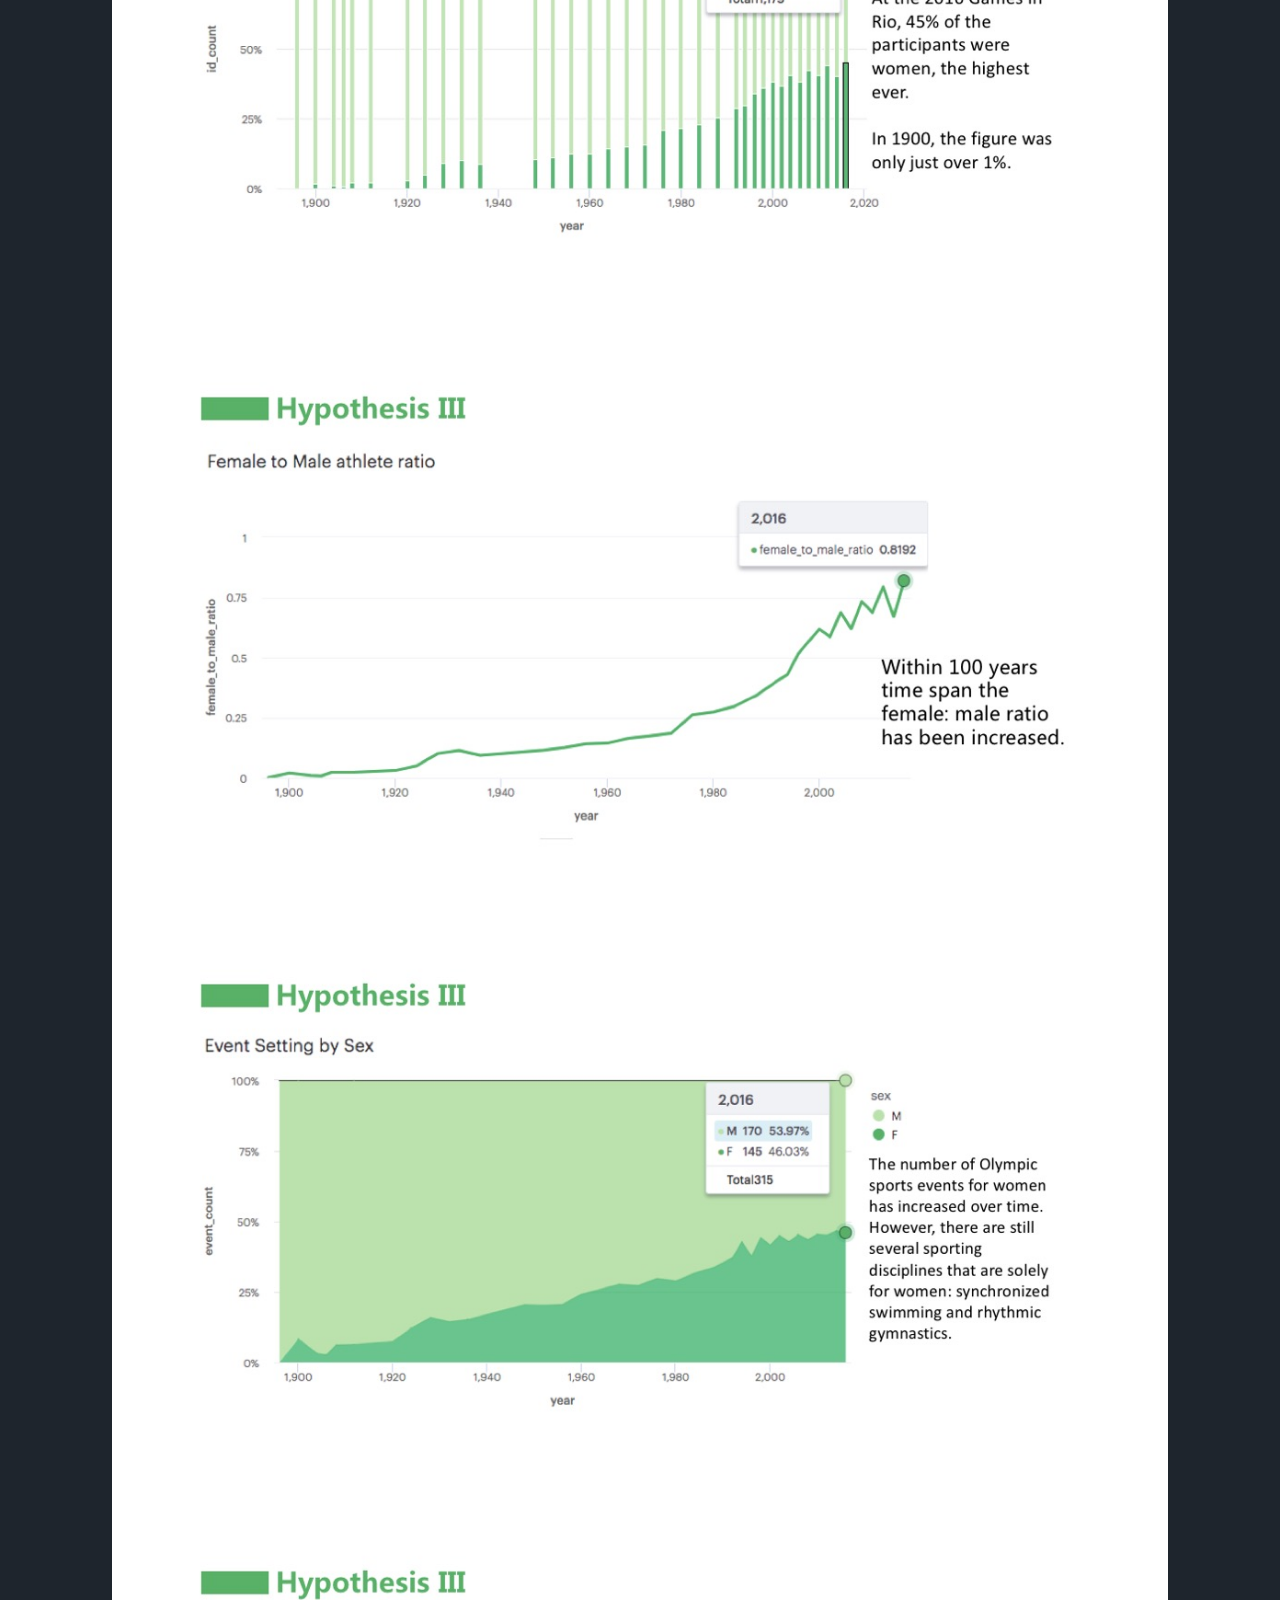
<file: olympics.html>
<!DOCTYPE HTML>
<!--
	Massively by HTML5 UP
	html5up.net | @ajlkn
	Free for personal and commercial use under the CCA 3.0 license (html5up.net/license)
-->
<html>
	<head>
		<title>Portfolio - OLYMPICS</title>
		<meta charset="utf-8" />
		<meta name="viewport" content="width=device-width, initial-scale=1, user-scalable=no" />
		<link rel="stylesheet" href="assets/css/main.css" />
		<noscript><link rel="stylesheet" href="assets/css/noscript.css" /></noscript>
	</head>
	<body class="is-preload">

		<!-- Wrapper -->
			<div id="wrapper">

				<!-- Header -->
					<header id="header">
						<a href="index.html" class="logo">MORE</a>
					</header>


				<!-- Main -->
					<div id="main">

						<!-- Post -->

						<section class="post">
							<header class="major">
								<h1>Behind Olympic Games<br />
								</h1>
								<p></p>
							</header>
							<blockquote>I used a 120-year-old dataset containing a massive collection of data from 1986 to 2016. The project was analyzied with SQL, three hypotheses are raised, and key learnings are highlighted from the data exploration. A structured report including the descriptive stats and all sorts of graphics and visualizations is presented as follows.  </blockquote>
							<div class="image main"><img src="images/Olympics/Slide1.jpeg" alt="" /></div>
							<div class="image main"><img src="images/Olympics/Slide2.jpeg" alt="" /></div>
							<div class="image main"><img src="images/Olympics/Slide3.jpeg" alt="" /></div>
							<div class="image main"><img src="images/Olympics/Slide4.jpeg" alt="" /></div>
							<div class="image main"><img src="images/Olympics/Slide5.jpeg" alt="" /></div>
							<div class="image main"><img src="images/Olympics/Slide6.jpeg" alt="" /></div>
							<div class="image main"><img src="images/Olympics/Slide7.jpeg" alt="" /></div>
							<div class="image main"><img src="images/Olympics/Slide8.jpeg" alt="" /></div>
							<div class="image main"><img src="images/Olympics/Slide9.jpeg" alt="" /></div>
							<div class="image main"><img src="images/Olympics/Slide10.jpeg" alt="" /></div>
							<div class="image main"><img src="images/Olympics/Slide11.jpeg" alt="" /></div>
							<div class="image main"><img src="images/Olympics/Slide12.jpeg" alt="" /></div>
							<div class="image main"><img src="images/Olympics/Slide13.jpeg" alt="" /></div>
							<div class="image main"><img src="images/Olympics/Slide14.jpeg" alt="" /></div>
							<div class="image main"><img src="images/Olympics/Slide15.jpeg" alt="" /></div>
							<div class="image main"><img src="images/Olympics/Slide16.jpeg" alt="" /></div>
							<div class="image main"><img src="images/Olympics/Slide17.jpeg" alt="" /></div>
							<div class="image main"><img src="images/Olympics/Slide18.jpeg" alt="" /></div>
							<div class="image main"><img src="images/Olympics/Slide19.jpeg" alt="" /></div>
							<div class="image main"><img src="images/Olympics/Slide20.jpeg" alt="" /></div>
							<div class="image main"><img src="images/Olympics/Slide21.jpeg" alt="" /></div>
							<div class="image main"><img src="images/Olympics/Slide22.jpeg" alt="" /></div>
							<div class="image main"><img src="images/Olympics/Slide23.jpeg" alt="" /></div>
							<div class="image main"><img src="images/Olympics/Slide24.jpeg" alt="" /></div>
							<div class="image main"><img src="images/Olympics/Slide25.jpeg" alt="" /></div>
							<div class="image main"><img src="images/Olympics/Slide26.jpeg" alt="" /></div>
							<div class="image main"><img src="images/Olympics/Slide27.jpeg" alt="" /></div>
							<div class="image main"><img src="images/Olympics/Slide28.jpeg" alt="" /></div>
							<div class="image main"><img src="images/Olympics/Slide29.jpeg" alt="" /></div>
							<div class="image main"><img src="images/Olympics/Slide30.jpeg" alt="" /></div>
							<div class="image main"><img src="images/Olympics/Slide31.jpeg" alt="" /></div>	


					</div>



				<!-- Copyright -->
					<div id="copyright">
						<ul><li>&copy; Untitled</li><li>Design: HTML5 UP</li></ul>
					</div>

			</div>

		<!-- Scripts -->
			<script src="assets/js/jquery.min.js"></script>
			<script src="assets/js/jquery.scrollex.min.js"></script>
			<script src="assets/js/jquery.scrolly.min.js"></script>
			<script src="assets/js/browser.min.js"></script>
			<script src="assets/js/breakpoints.min.js"></script>
			<script src="assets/js/util.js"></script>
			<script src="assets/js/main.js"></script>

	</body>
</html>
</file>
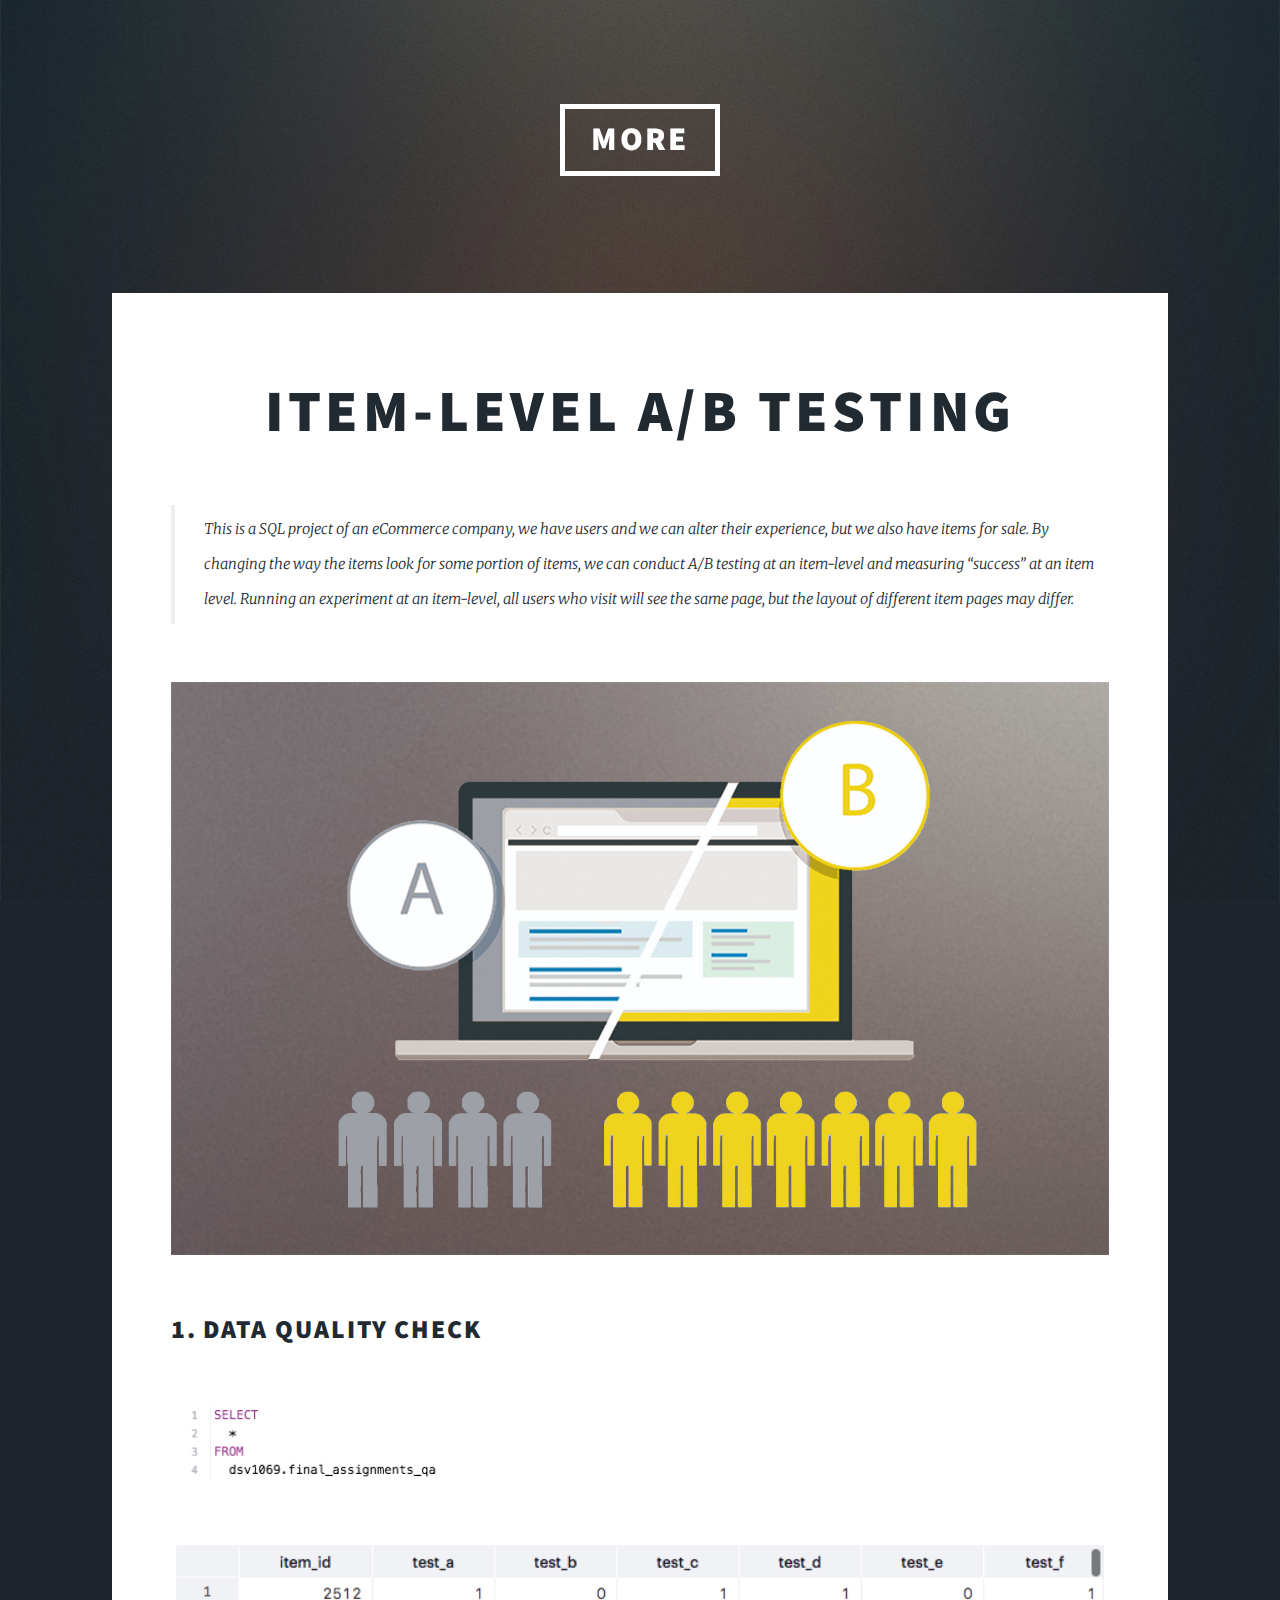
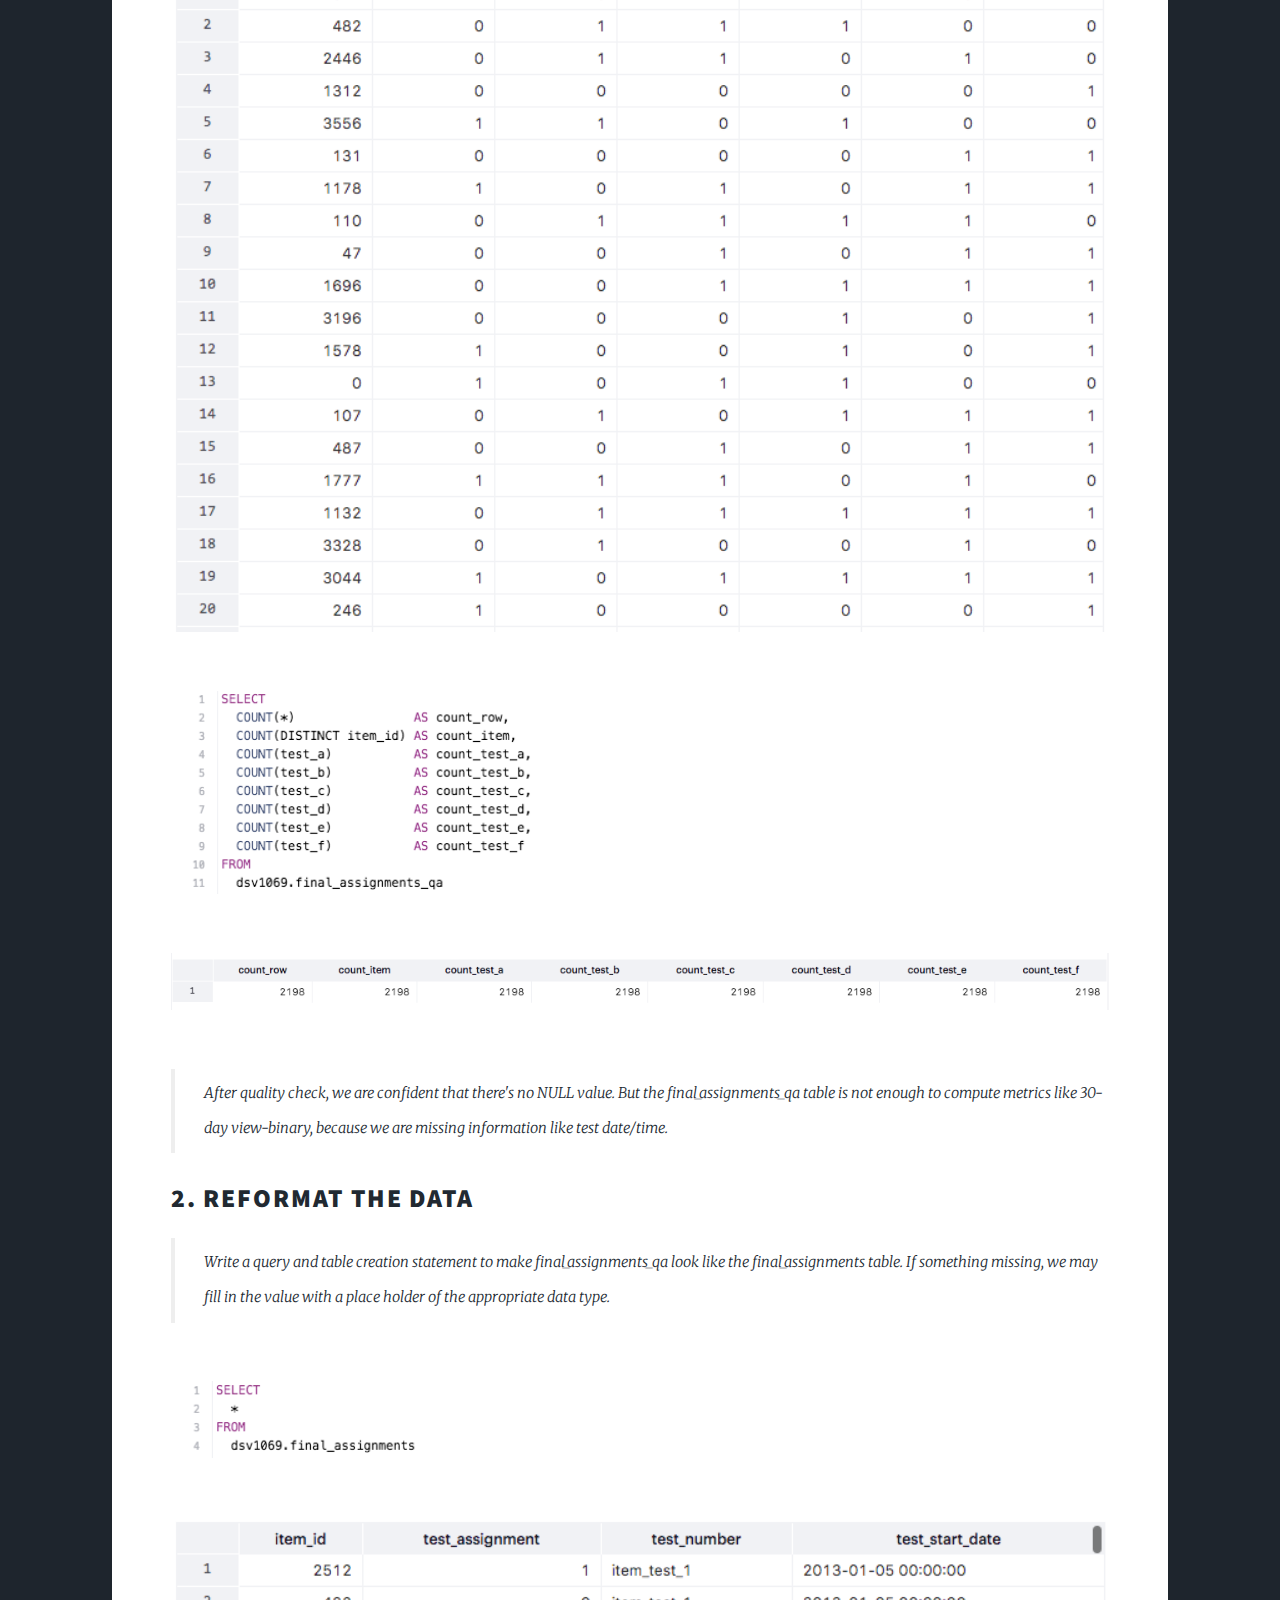
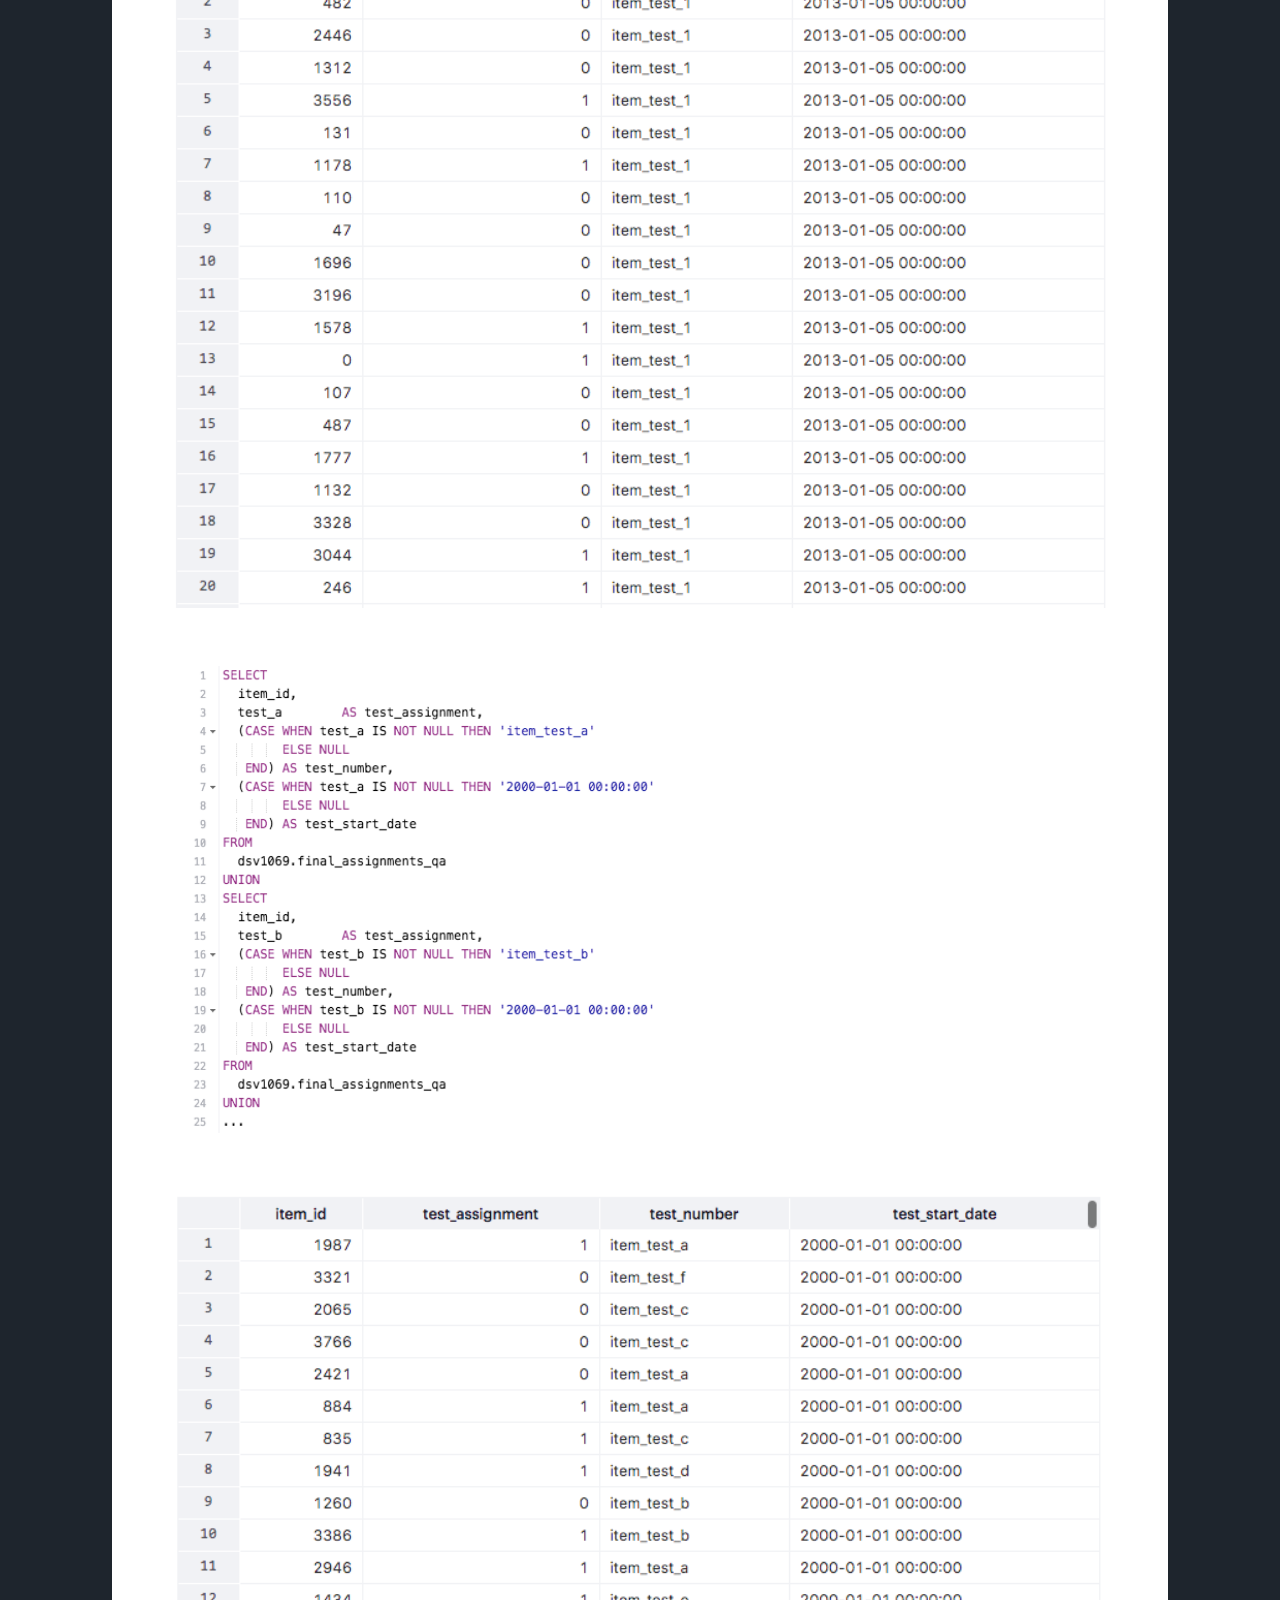
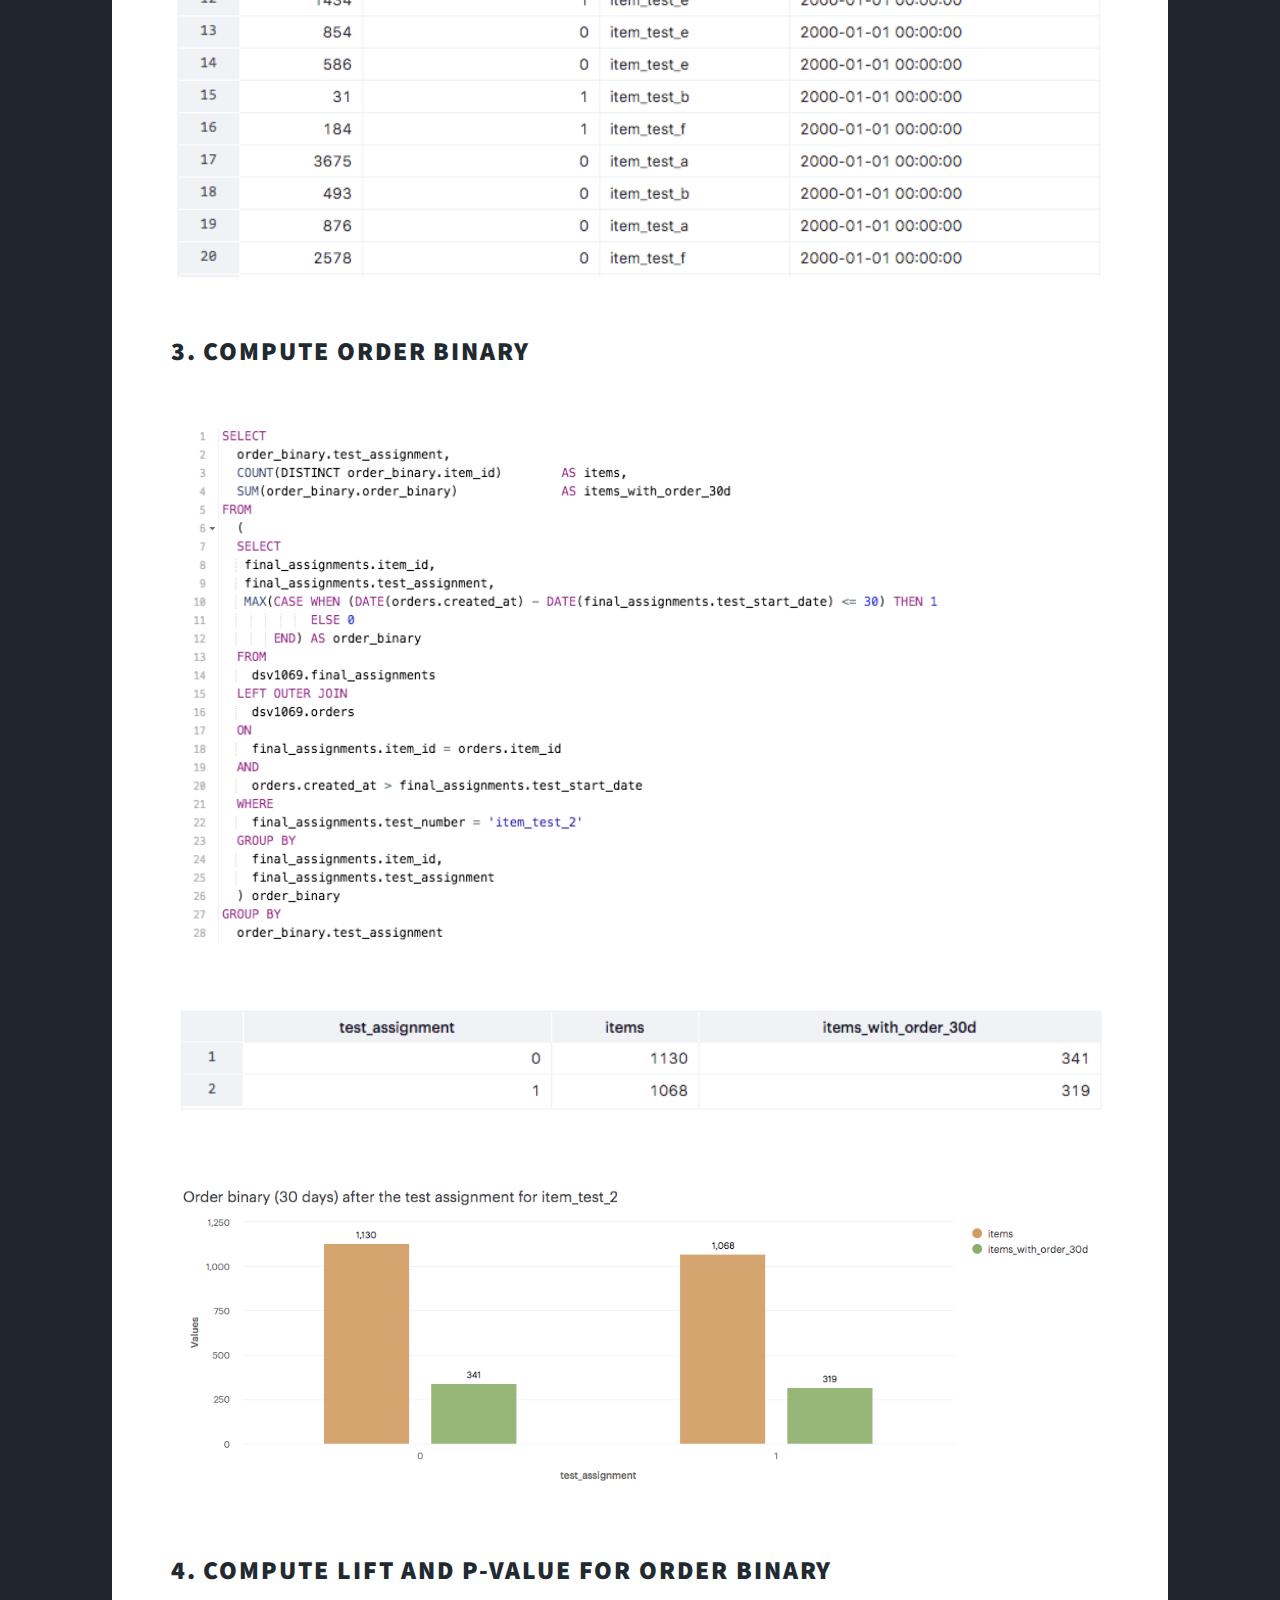
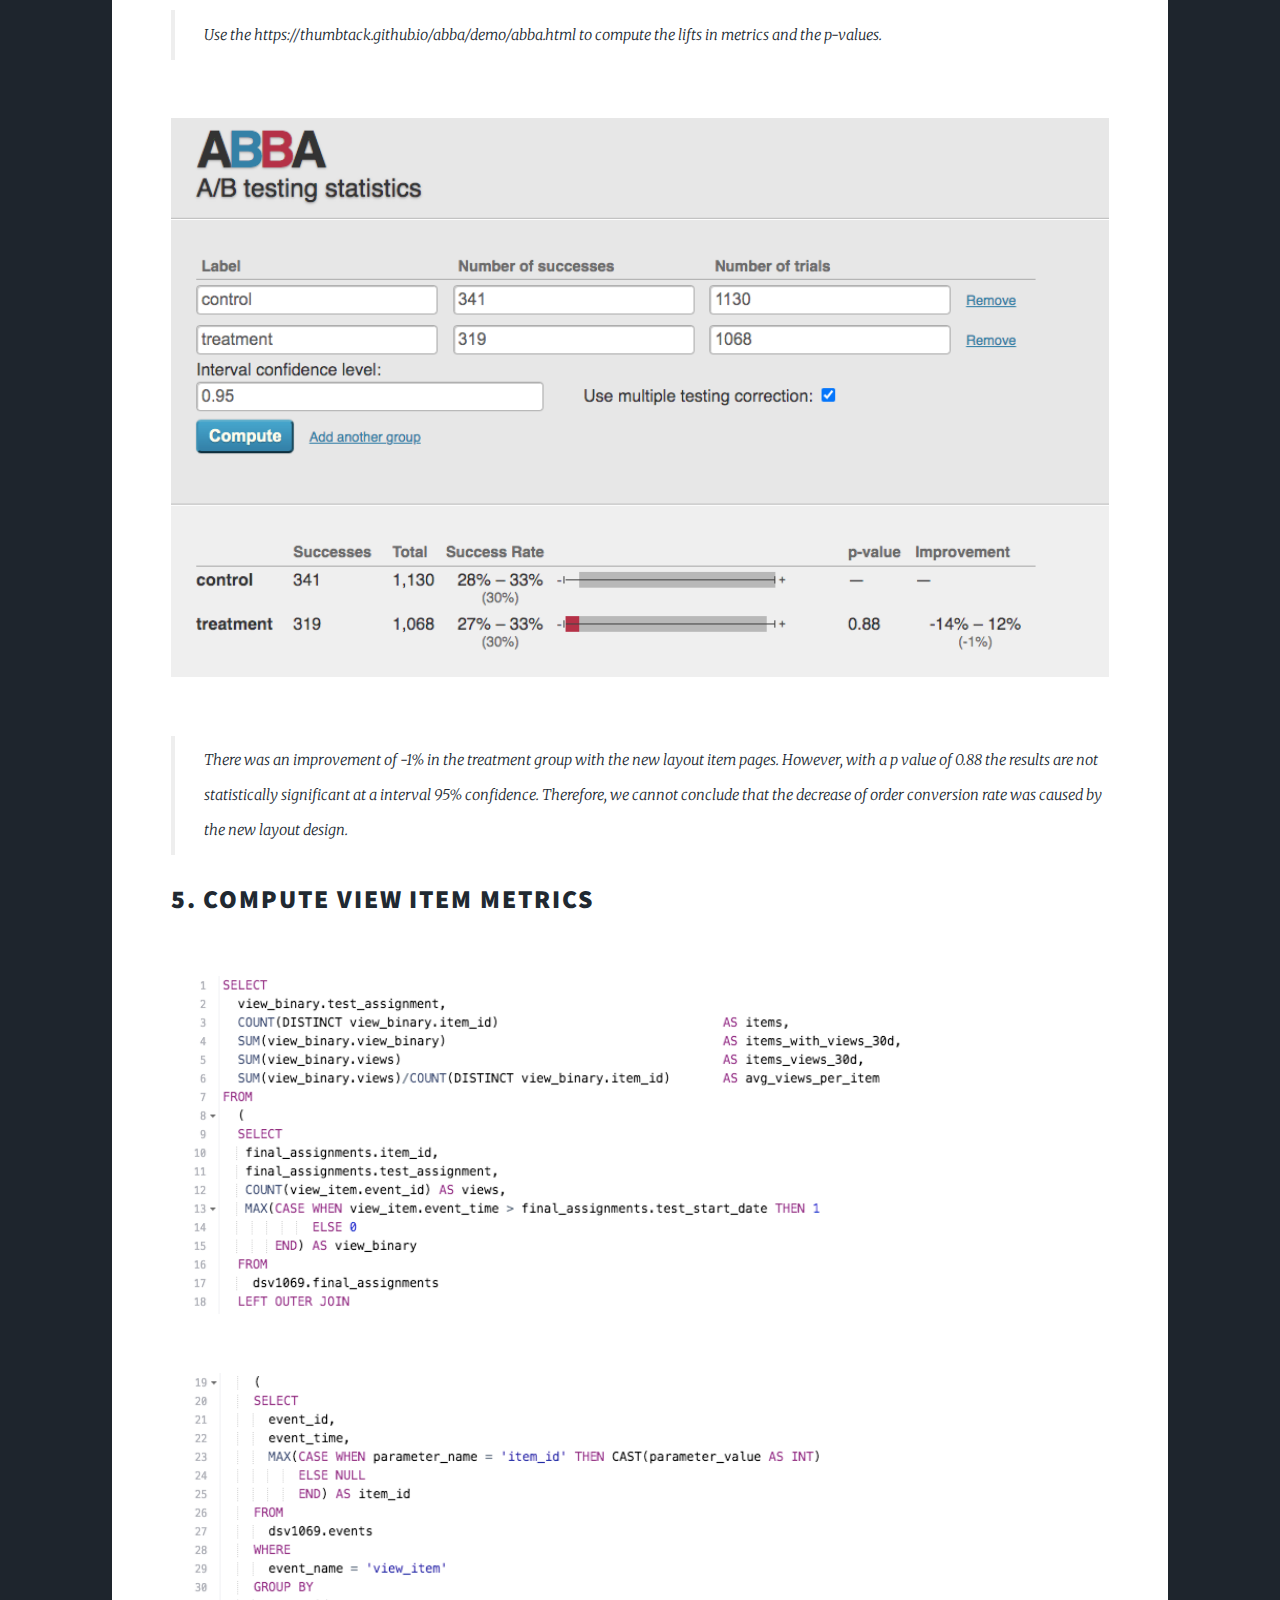
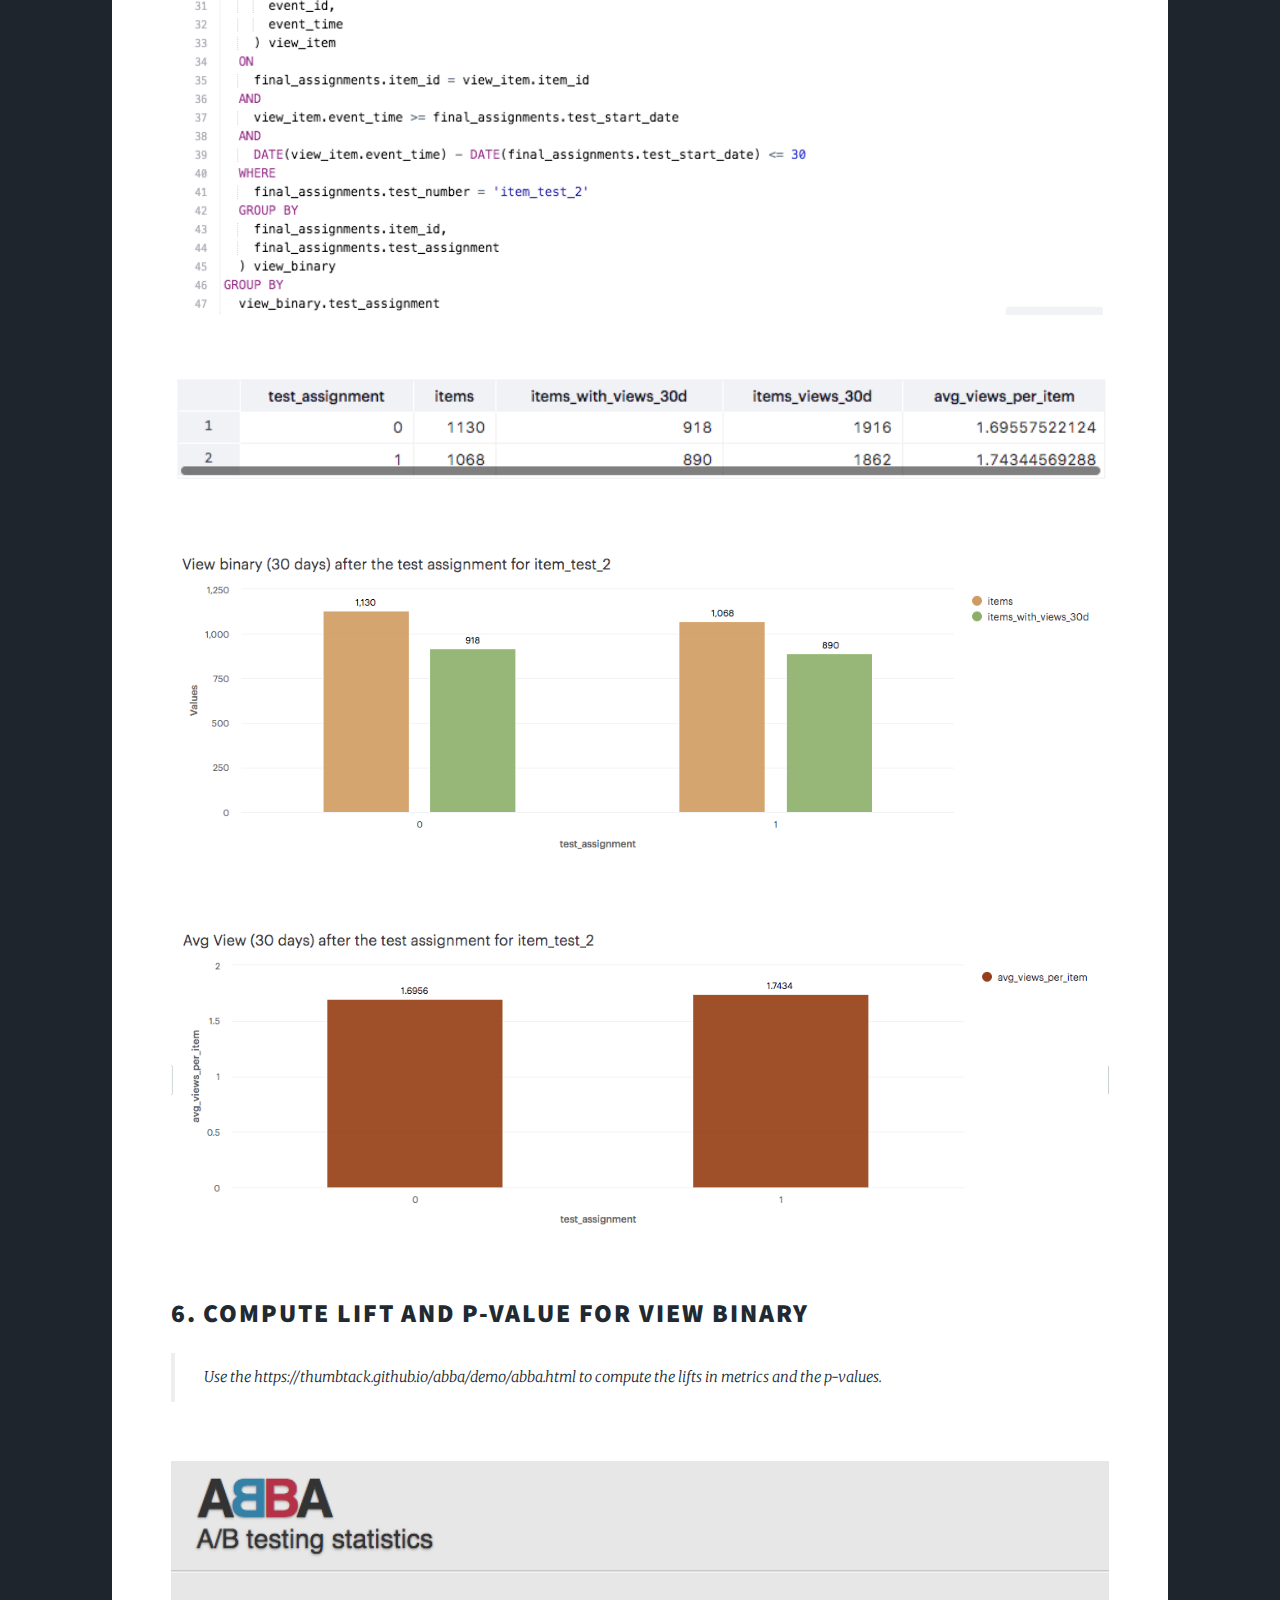
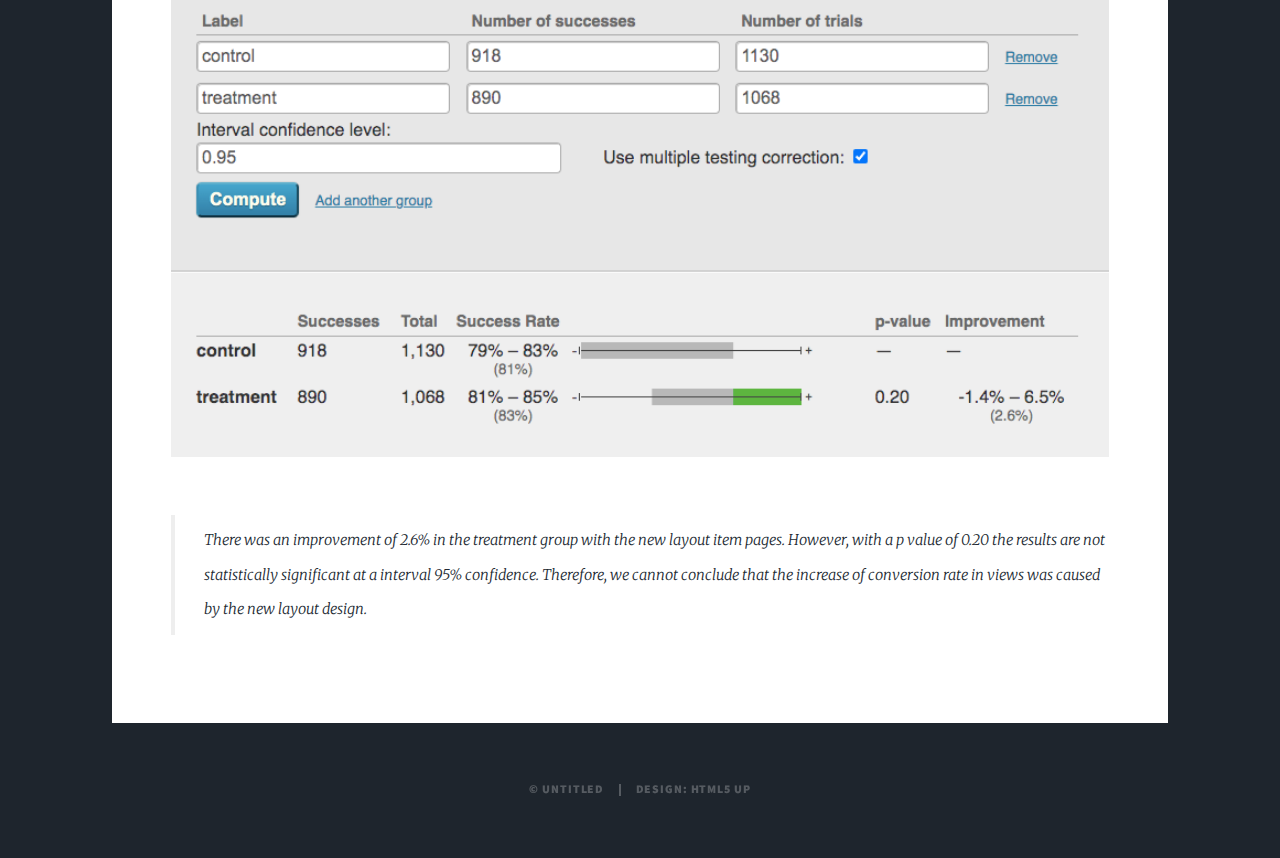
<file: SQLproject.html>
<!DOCTYPE HTML>
<!--
	Massively by HTML5 UP
	html5up.net | @ajlkn
	Free for personal and commercial use under the CCA 3.0 license (html5up.net/license)
-->
<html>
	<head>
		<title>Portfolio - SQL PROJECT</title>
		<meta charset="utf-8" />
		<meta name="viewport" content="width=device-width, initial-scale=1, user-scalable=no" />
		<link rel="stylesheet" href="assets/css/main.css" />
		<noscript><link rel="stylesheet" href="assets/css/noscript.css" /></noscript>
	</head>
	<body class="is-preload">

		<!-- Wrapper -->
			<div id="wrapper">

				<!-- Header -->
					<header id="header">
						<a href="index.html" class="logo">MORE</a>
					</header>


				<!-- Main -->
					<div id="main">

						<!-- Post -->

						<section class="post">
							<header class="major">
								<h1>Item-level A/B testing<br />
								</h1>
								<p></p>
							</header>
							<blockquote>This is a SQL project of an eCommerce company, we have users and we can alter their experience, but we also have items for sale. By changing the way the items look for some portion of items, we can conduct A/B testing at an item-level and measuring “success” at an item level. Running an experiment at an item-level, all users who visit will see the same page, but the layout of different item pages may differ.</blockquote>
							<div class="image main"><img src="images/ABtesting.jpg" alt="" /></div>

							<!-- Blockquote -->
							<h2>1. Data Quality Check</h2>
							<div class="image main"><img src="images/code00.png" alt="" /></div>
							<div class="image main"><img src="images/result00.png" alt="" /></div>
							<div class="image main"><img src="images/code01.png" alt="" /></div>
							<div class="image main"><img src="images/result01.png" alt="" /></div>
							<blockquote>After quality check, we are confident that there's no NULL value. But the final_assignments_qa table is not enough to compute metrics like 30-day view-binary, because we are missing information like test date/time.</blockquote>

						    <!-- Blockquote -->
							<h2>2. Reformat the Data</h2>
							<blockquote>Write a query and table creation statement to make final_assignments_qa look like the final_assignments table. If something missing, we may fill in the value with a place holder of the appropriate data type. </blockquote>
							<div class="image main"><img src="images/code02.png" alt="" /></div>
							<div class="image main"><img src="images/result02.png" alt="" /></div>
							<div class="image main"><img src="images/code03.png" alt="" /></div>
							<div class="image main"><img src="images/result03.png" alt="" /></div>

						    <!-- Blockquote -->
							<h2>3. Compute Order Binary</h2>
							<div class="image main"><img src="images/code04.png" alt="" /></div>
							<div class="image main"><img src="images/result04.png" alt="" /></div>
							<div class="image main"><img src="images/graph04.png" alt="" /></div>

						    <!-- Blockquote -->
							<h2>4. Compute lift and p-value for order binary</h2>
							<blockquote>Use the https://thumbtack.github.io/abba/demo/abba.html to compute the lifts in metrics and the p-values. </blockquote>
							<div class="image main"><img src="images/result05.png" alt="" /></div>
							<blockquote>There was an improvement of -1% in the treatment group with the new layout item pages. However, with a p value of 0.88 the results are not statistically significant at a interval 95% confidence. Therefore, we cannot conclude that the decrease of order conversion rate was caused by the new layout design.</blockquote>

						    <!-- Blockquote -->
							<h2>5. Compute View Item Metrics</h2>
							<div class="image main"><img src="images/code0601.png" alt="" /></div>
							<div class="image main"><img src="images/code0602.png" alt="" /></div>
							<div class="image main"><img src="images/result06.png" alt="" /></div>
							<div class="image main"><img src="images/graph0601.png" alt="" /></div>
							<div class="image main"><img src="images/graph0602.png" alt="" /></div>

						    <!-- Blockquote -->
							<h2>6. Compute lift and p-value for view binary</h2>
							<blockquote>Use the https://thumbtack.github.io/abba/demo/abba.html to compute the lifts in metrics and the p-values. </blockquote>
							<div class="image main"><img src="images/result07.png" alt="" /></div>
							<blockquote>There was an improvement of 2.6% in the treatment group with the new layout item pages. However, with a p value of 0.20 the results are not statistically significant at a interval 95% confidence. Therefore, we cannot conclude that the increase of conversion rate in views was caused by the new layout design.</blockquote>



					</div>



				<!-- Copyright -->
					<div id="copyright">
						<ul><li>&copy; Untitled</li><li>Design: HTML5 UP</li></ul>
					</div>

			</div>

		<!-- Scripts -->
			<script src="assets/js/jquery.min.js"></script>
			<script src="assets/js/jquery.scrollex.min.js"></script>
			<script src="assets/js/jquery.scrolly.min.js"></script>
			<script src="assets/js/browser.min.js"></script>
			<script src="assets/js/breakpoints.min.js"></script>
			<script src="assets/js/util.js"></script>
			<script src="assets/js/main.js"></script>

	</body>
</html>
</file>
<file: assets/css/main.css>
@import url(fontawesome-all.min.css);
@import url("https://fonts.googleapis.com/css?family=Merriweather:300,700,300italic,700italic|Source+Sans+Pro:900");

/*
	Massively by HTML5 UP
	html5up.net | @ajlkn
	Free for personal and commercial use under the CCA 3.0 license (html5up.net/license)
*/

html, body, div, span, applet, object,
iframe, h1, h2, h3, h4, h5, h6, p, blockquote,
pre, a, abbr, acronym, address, big, cite,
code, del, dfn, em, img, ins, kbd, q, s, samp,
small, strike, strong, sub, sup, tt, var, b,
u, i, center, dl, dt, dd, ol, ul, li, fieldset,
form, label, legend, table, caption, tbody,
tfoot, thead, tr, th, td, article, aside,
canvas, details, embed, figure, figcaption,
footer, header, hgroup, menu, nav, output, ruby,
section, summary, time, mark, audio, video {
	margin: 0;
	padding: 0;
	border: 0;
	font-size: 100%;
	font: inherit;
	vertical-align: baseline;}

article, aside, details, figcaption, figure,
footer, header, hgroup, menu, nav, section {
	display: block;}

body {
	line-height: 1;
}

ol, ul {
	list-style: none;
}

blockquote, q {
	quotes: none;
}

	blockquote:before, blockquote:after, q:before, q:after {
		content: '';
		content: none;
	}

table {
	border-collapse: collapse;
	border-spacing: 0;
}

body {
	-webkit-text-size-adjust: none;
}

mark {
	background-color: transparent;
	color: inherit;
}

input::-moz-focus-inner {
	border: 0;
	padding: 0;
}

input, select, textarea {
	-moz-appearance: none;
	-webkit-appearance: none;
	-ms-appearance: none;
	appearance: none;
}

/* Basic */

	@-ms-viewport {
		width: device-width;
	}

	body {
		-ms-overflow-style: scrollbar;
	}

	@media screen and (max-width: 480px) {

		html, body {
			min-width: 320px;
		}

	}

	html {
		box-sizing: border-box;
	}

	*, *:before, *:after {
		box-sizing: inherit;
	}

	body {
		background-color: #1e252d;
	}

		body.is-preload *, body.is-preload *:before, body.is-preload *:after {
			-moz-animation: none !important;
			-webkit-animation: none !important;
			-ms-animation: none !important;
			animation: none !important;
			-moz-transition: none !important;
			-webkit-transition: none !important;
			-ms-transition: none !important;
			transition: none !important;
		}

/* Type */

	html {
		font-size: 16pt;
	}

		@media screen and (max-width: 1680px) {

			html {
				font-size: 12pt;
			}

		}

		@media screen and (max-width: 1280px) {

			html {
				font-size: 11pt;
			}

		}

		@media screen and (max-width: 360px) {

			html {
				font-size: 10pt;
			}

		}

	body {
		color: #212931;
	}

	body, input, select, textarea {
		font-family: "Merriweather", Georgia, serif;
		font-weight: 300;
		font-size: 1rem;
		line-height: 2.375;
	}

	a {
		-moz-transition: color 0.2s ease-in-out, background-color 0.2s ease-in-out, border-color 0.2s ease-in-out, box-shadow 0.2s ease-in-out;
		-webkit-transition: color 0.2s ease-in-out, background-color 0.2s ease-in-out, border-color 0.2s ease-in-out, box-shadow 0.2s ease-in-out;
		-ms-transition: color 0.2s ease-in-out, background-color 0.2s ease-in-out, border-color 0.2s ease-in-out, box-shadow 0.2s ease-in-out;
		transition: color 0.2s ease-in-out, background-color 0.2s ease-in-out, border-color 0.2s ease-in-out, box-shadow 0.2s ease-in-out;
		border-bottom: dotted 1px;
		text-decoration: none;
	}

		a:hover {
			border-bottom-color: transparent;
		}

	strong, b {
		font-weight: 600;
	}

	em, i {
		font-style: italic;
	}

	p {
		text-align: justify;
		margin: 0 0 2rem 0;
	}

	h1, h2, h3, h4, h5, h6 {
		font-family: "Source Sans Pro", Helvetica, sans-serif;
		font-weight: 900;
		line-height: 1.5;
		letter-spacing: 0.075em;
		text-transform: uppercase;
		margin: 0 0 1rem 0;
	}

		h1 a, h2 a, h3 a, h4 a, h5 a, h6 a {
			border-bottom: 0;
			color: inherit;
			text-decoration: none;
		}

	h1 {
		font-size: 4rem;
		line-height: 1.1;
		margin: 0 0 2rem 0;
	}

	h2 {
		font-size: 1.75rem;
		line-height: 1.3;
		margin: 0 0 1.5rem 0;
	}

	h3 {
		font-size: 1.25rem;
		margin: 0 0 1.5rem 0;
	}

	h4 {
		font-size: 1rem;
	}

	h5 {
		font-size: 0.9rem;
	}

	h6 {
		font-size: 0.8rem;
	}

	sub {
		font-size: 0.8rem;
		position: relative;
		top: 0.5rem;
	}

	sup {
		font-size: 0.8rem;
		position: relative;
		top: -0.5rem;
	}

	blockquote {
		border-left: solid 4px;
		font-style: italic;
		margin: 0 0 2rem 0;
		padding: 0.5rem 0 0.5rem 2rem;
	}

	code {
		border: solid 2px;
		font-family: "Courier New", monospace;
		font-size: 0.9rem;
		margin: 0 0.25rem;
		padding: 0.25rem 0.65rem;
	}

	pre {
		-webkit-overflow-scrolling: touch;
		font-family: "Courier New", monospace;
		font-size: 0.9rem;
		margin: 0 0 2rem 0;
	}

		pre code {
			display: block;
			line-height: 1.75;
			padding: 1rem 1.5rem;
			overflow-x: auto;
		}

	hr {
		border: 0;
		border-bottom: solid 2px;
		margin: 3rem 0;
	}

		hr.major {
			margin: 5rem 0;
		}

	.align-left {
		text-align: left;
	}

	.align-center {
		text-align: center;
	}

	.align-right {
		text-align: right;
	}

	input, select, textarea {
		color: #212931;
	}

	a {
		color: #212931;
		border-bottom-color: rgba(33, 41, 49, 0.5);
	}

		a:hover {
			border-bottom-color: transparent;
			color: #18bfef !important;
		}

	strong, b {
		color: #212931;
	}

	h1, h2, h3, h4, h5, h6 {
		color: #212931;
	}

	blockquote {
		border-left-color: #eeeeee;
	}

	code {
		background: rgba(220, 220, 220, 0.25);
		border-color: #eeeeee;
	}

	hr {
		border-bottom-color: #eeeeee;
	}

/* Row */

	.row {
		display: flex;
		flex-wrap: wrap;
		box-sizing: border-box;
		align-items: stretch;
	}

		.row > * {
			box-sizing: border-box;
		}

		.row.gtr-uniform > * > :last-child {
			margin-bottom: 0;
		}

		.row.aln-left {
			justify-content: flex-start;
		}

		.row.aln-center {
			justify-content: center;
		}

		.row.aln-right {
			justify-content: flex-end;
		}

		.row.aln-top {
			align-items: flex-start;
		}

		.row.aln-middle {
			align-items: center;
		}

		.row.aln-bottom {
			align-items: flex-end;
		}

		.row > .imp {
			order: -1;
		}

		.row > .col-1 {
			width: 8.33333%;
		}

		.row > .off-1 {
			margin-left: 8.33333%;
		}

		.row > .col-2 {
			width: 16.66667%;
		}

		.row > .off-2 {
			margin-left: 16.66667%;
		}

		.row > .col-3 {
			width: 25%;
		}

		.row > .off-3 {
			margin-left: 25%;
		}

		.row > .col-4 {
			width: 33.33333%;
		}

		.row > .off-4 {
			margin-left: 33.33333%;
		}

		.row > .col-5 {
			width: 41.66667%;
		}

		.row > .off-5 {
			margin-left: 41.66667%;
		}

		.row > .col-6 {
			width: 50%;
		}

		.row > .off-6 {
			margin-left: 50%;
		}

		.row > .col-7 {
			width: 58.33333%;
		}

		.row > .off-7 {
			margin-left: 58.33333%;
		}

		.row > .col-8 {
			width: 66.66667%;
		}

		.row > .off-8 {
			margin-left: 66.66667%;
		}

		.row > .col-9 {
			width: 75%;
		}

		.row > .off-9 {
			margin-left: 75%;
		}

		.row > .col-10 {
			width: 83.33333%;
		}

		.row > .off-10 {
			margin-left: 83.33333%;
		}

		.row > .col-11 {
			width: 91.66667%;
		}

		.row > .off-11 {
			margin-left: 91.66667%;
		}

		.row > .col-12 {
			width: 100%;
		}

		.row > .off-12 {
			margin-left: 100%;
		}

		.row.gtr-0 {
			margin-top: 0;
			margin-left: 0rem;
		}

			.row.gtr-0 > * {
				padding: 0 0 0 0rem;
			}

			.row.gtr-0.gtr-uniform {
				margin-top: 0rem;
			}

				.row.gtr-0.gtr-uniform > * {
					padding-top: 0rem;
				}

		.row.gtr-25 {
			margin-top: 0;
			margin-left: -0.375rem;
		}

			.row.gtr-25 > * {
				padding: 0 0 0 0.375rem;
			}

			.row.gtr-25.gtr-uniform {
				margin-top: -0.375rem;
			}

				.row.gtr-25.gtr-uniform > * {
					padding-top: 0.375rem;
				}

		.row.gtr-50 {
			margin-top: 0;
			margin-left: -0.75rem;
		}

			.row.gtr-50 > * {
				padding: 0 0 0 0.75rem;
			}

			.row.gtr-50.gtr-uniform {
				margin-top: -0.75rem;
			}

				.row.gtr-50.gtr-uniform > * {
					padding-top: 0.75rem;
				}

		.row {
			margin-top: 0;
			margin-left: -1.5rem;
		}

			.row > * {
				padding: 0 0 0 1.5rem;
			}

			.row.gtr-uniform {
				margin-top: -1.5rem;
			}

				.row.gtr-uniform > * {
					padding-top: 1.5rem;
				}

		.row.gtr-150 {
			margin-top: 0;
			margin-left: -2.25rem;
		}

			.row.gtr-150 > * {
				padding: 0 0 0 2.25rem;
			}

			.row.gtr-150.gtr-uniform {
				margin-top: -2.25rem;
			}

				.row.gtr-150.gtr-uniform > * {
					padding-top: 2.25rem;
				}

		.row.gtr-200 {
			margin-top: 0;
			margin-left: -3rem;
		}

			.row.gtr-200 > * {
				padding: 0 0 0 3rem;
			}

			.row.gtr-200.gtr-uniform {
				margin-top: -3rem;
			}

				.row.gtr-200.gtr-uniform > * {
					padding-top: 3rem;
				}

		@media screen and (max-width: 1680px) {

			.row {
				display: flex;
				flex-wrap: wrap;
				box-sizing: border-box;
				align-items: stretch;
			}

				.row > * {
					box-sizing: border-box;
				}

				.row.gtr-uniform > * > :last-child {
					margin-bottom: 0;
				}

				.row.aln-left {
					justify-content: flex-start;
				}

				.row.aln-center {
					justify-content: center;
				}

				.row.aln-right {
					justify-content: flex-end;
				}

				.row.aln-top {
					align-items: flex-start;
				}

				.row.aln-middle {
					align-items: center;
				}

				.row.aln-bottom {
					align-items: flex-end;
				}

				.row > .imp-xlarge {
					order: -1;
				}

				.row > .col-1-xlarge {
					width: 8.33333%;
				}

				.row > .off-1-xlarge {
					margin-left: 8.33333%;
				}

				.row > .col-2-xlarge {
					width: 16.66667%;
				}

				.row > .off-2-xlarge {
					margin-left: 16.66667%;
				}

				.row > .col-3-xlarge {
					width: 25%;
				}

				.row > .off-3-xlarge {
					margin-left: 25%;
				}

				.row > .col-4-xlarge {
					width: 33.33333%;
				}

				.row > .off-4-xlarge {
					margin-left: 33.33333%;
				}

				.row > .col-5-xlarge {
					width: 41.66667%;
				}

				.row > .off-5-xlarge {
					margin-left: 41.66667%;
				}

				.row > .col-6-xlarge {
					width: 50%;
				}

				.row > .off-6-xlarge {
					margin-left: 50%;
				}

				.row > .col-7-xlarge {
					width: 58.33333%;
				}

				.row > .off-7-xlarge {
					margin-left: 58.33333%;
				}

				.row > .col-8-xlarge {
					width: 66.66667%;
				}

				.row > .off-8-xlarge {
					margin-left: 66.66667%;
				}

				.row > .col-9-xlarge {
					width: 75%;
				}

				.row > .off-9-xlarge {
					margin-left: 75%;
				}

				.row > .col-10-xlarge {
					width: 83.33333%;
				}

				.row > .off-10-xlarge {
					margin-left: 83.33333%;
				}

				.row > .col-11-xlarge {
					width: 91.66667%;
				}

				.row > .off-11-xlarge {
					margin-left: 91.66667%;
				}

				.row > .col-12-xlarge {
					width: 100%;
				}

				.row > .off-12-xlarge {
					margin-left: 100%;
				}

				.row.gtr-0 {
					margin-top: 0;
					margin-left: 0rem;
				}

					.row.gtr-0 > * {
						padding: 0 0 0 0rem;
					}

					.row.gtr-0.gtr-uniform {
						margin-top: 0rem;
					}

						.row.gtr-0.gtr-uniform > * {
							padding-top: 0rem;
						}

				.row.gtr-25 {
					margin-top: 0;
					margin-left: -0.375rem;
				}

					.row.gtr-25 > * {
						padding: 0 0 0 0.375rem;
					}

					.row.gtr-25.gtr-uniform {
						margin-top: -0.375rem;
					}

						.row.gtr-25.gtr-uniform > * {
							padding-top: 0.375rem;
						}

				.row.gtr-50 {
					margin-top: 0;
					margin-left: -0.75rem;
				}

					.row.gtr-50 > * {
						padding: 0 0 0 0.75rem;
					}

					.row.gtr-50.gtr-uniform {
						margin-top: -0.75rem;
					}

						.row.gtr-50.gtr-uniform > * {
							padding-top: 0.75rem;
						}

				.row {
					margin-top: 0;
					margin-left: -1.5rem;
				}

					.row > * {
						padding: 0 0 0 1.5rem;
					}

					.row.gtr-uniform {
						margin-top: -1.5rem;
					}

						.row.gtr-uniform > * {
							padding-top: 1.5rem;
						}

				.row.gtr-150 {
					margin-top: 0;
					margin-left: -2.25rem;
				}

					.row.gtr-150 > * {
						padding: 0 0 0 2.25rem;
					}

					.row.gtr-150.gtr-uniform {
						margin-top: -2.25rem;
					}

						.row.gtr-150.gtr-uniform > * {
							padding-top: 2.25rem;
						}

				.row.gtr-200 {
					margin-top: 0;
					margin-left: -3rem;
				}

					.row.gtr-200 > * {
						padding: 0 0 0 3rem;
					}

					.row.gtr-200.gtr-uniform {
						margin-top: -3rem;
					}

						.row.gtr-200.gtr-uniform > * {
							padding-top: 3rem;
						}

		}

		@media screen and (max-width: 1280px) {

			.row {
				display: flex;
				flex-wrap: wrap;
				box-sizing: border-box;
				align-items: stretch;
			}

				.row > * {
					box-sizing: border-box;
				}

				.row.gtr-uniform > * > :last-child {
					margin-bottom: 0;
				}

				.row.aln-left {
					justify-content: flex-start;
				}

				.row.aln-center {
					justify-content: center;
				}

				.row.aln-right {
					justify-content: flex-end;
				}

				.row.aln-top {
					align-items: flex-start;
				}

				.row.aln-middle {
					align-items: center;
				}

				.row.aln-bottom {
					align-items: flex-end;
				}

				.row > .imp-large {
					order: -1;
				}

				.row > .col-1-large {
					width: 8.33333%;
				}

				.row > .off-1-large {
					margin-left: 8.33333%;
				}

				.row > .col-2-large {
					width: 16.66667%;
				}

				.row > .off-2-large {
					margin-left: 16.66667%;
				}

				.row > .col-3-large {
					width: 25%;
				}

				.row > .off-3-large {
					margin-left: 25%;
				}

				.row > .col-4-large {
					width: 33.33333%;
				}

				.row > .off-4-large {
					margin-left: 33.33333%;
				}

				.row > .col-5-large {
					width: 41.66667%;
				}

				.row > .off-5-large {
					margin-left: 41.66667%;
				}

				.row > .col-6-large {
					width: 50%;
				}

				.row > .off-6-large {
					margin-left: 50%;
				}

				.row > .col-7-large {
					width: 58.33333%;
				}

				.row > .off-7-large {
					margin-left: 58.33333%;
				}

				.row > .col-8-large {
					width: 66.66667%;
				}

				.row > .off-8-large {
					margin-left: 66.66667%;
				}

				.row > .col-9-large {
					width: 75%;
				}

				.row > .off-9-large {
					margin-left: 75%;
				}

				.row > .col-10-large {
					width: 83.33333%;
				}

				.row > .off-10-large {
					margin-left: 83.33333%;
				}

				.row > .col-11-large {
					width: 91.66667%;
				}

				.row > .off-11-large {
					margin-left: 91.66667%;
				}

				.row > .col-12-large {
					width: 100%;
				}

				.row > .off-12-large {
					margin-left: 100%;
				}

				.row.gtr-0 {
					margin-top: 0;
					margin-left: 0rem;
				}

					.row.gtr-0 > * {
						padding: 0 0 0 0rem;
					}

					.row.gtr-0.gtr-uniform {
						margin-top: 0rem;
					}

						.row.gtr-0.gtr-uniform > * {
							padding-top: 0rem;
						}

				.row.gtr-25 {
					margin-top: 0;
					margin-left: -0.375rem;
				}

					.row.gtr-25 > * {
						padding: 0 0 0 0.375rem;
					}

					.row.gtr-25.gtr-uniform {
						margin-top: -0.375rem;
					}

						.row.gtr-25.gtr-uniform > * {
							padding-top: 0.375rem;
						}

				.row.gtr-50 {
					margin-top: 0;
					margin-left: -0.75rem;
				}

					.row.gtr-50 > * {
						padding: 0 0 0 0.75rem;
					}

					.row.gtr-50.gtr-uniform {
						margin-top: -0.75rem;
					}

						.row.gtr-50.gtr-uniform > * {
							padding-top: 0.75rem;
						}

				.row {
					margin-top: 0;
					margin-left: -1.5rem;
				}

					.row > * {
						padding: 0 0 0 1.5rem;
					}

					.row.gtr-uniform {
						margin-top: -1.5rem;
					}

						.row.gtr-uniform > * {
							padding-top: 1.5rem;
						}

				.row.gtr-150 {
					margin-top: 0;
					margin-left: -2.25rem;
				}

					.row.gtr-150 > * {
						padding: 0 0 0 2.25rem;
					}

					.row.gtr-150.gtr-uniform {
						margin-top: -2.25rem;
					}

						.row.gtr-150.gtr-uniform > * {
							padding-top: 2.25rem;
						}

				.row.gtr-200 {
					margin-top: 0;
					margin-left: -3rem;
				}

					.row.gtr-200 > * {
						padding: 0 0 0 3rem;
					}

					.row.gtr-200.gtr-uniform {
						margin-top: -3rem;
					}

						.row.gtr-200.gtr-uniform > * {
							padding-top: 3rem;
						}

		}

		@media screen and (max-width: 980px) {

			.row {
				display: flex;
				flex-wrap: wrap;
				box-sizing: border-box;
				align-items: stretch;
			}

				.row > * {
					box-sizing: border-box;
				}

				.row.gtr-uniform > * > :last-child {
					margin-bottom: 0;
				}

				.row.aln-left {
					justify-content: flex-start;
				}

				.row.aln-center {
					justify-content: center;
				}

				.row.aln-right {
					justify-content: flex-end;
				}

				.row.aln-top {
					align-items: flex-start;
				}

				.row.aln-middle {
					align-items: center;
				}

				.row.aln-bottom {
					align-items: flex-end;
				}

				.row > .imp-medium {
					order: -1;
				}

				.row > .col-1-medium {
					width: 8.33333%;
				}

				.row > .off-1-medium {
					margin-left: 8.33333%;
				}

				.row > .col-2-medium {
					width: 16.66667%;
				}

				.row > .off-2-medium {
					margin-left: 16.66667%;
				}

				.row > .col-3-medium {
					width: 25%;
				}

				.row > .off-3-medium {
					margin-left: 25%;
				}

				.row > .col-4-medium {
					width: 33.33333%;
				}

				.row > .off-4-medium {
					margin-left: 33.33333%;
				}

				.row > .col-5-medium {
					width: 41.66667%;
				}

				.row > .off-5-medium {
					margin-left: 41.66667%;
				}

				.row > .col-6-medium {
					width: 50%;
				}

				.row > .off-6-medium {
					margin-left: 50%;
				}

				.row > .col-7-medium {
					width: 58.33333%;
				}

				.row > .off-7-medium {
					margin-left: 58.33333%;
				}

				.row > .col-8-medium {
					width: 66.66667%;
				}

				.row > .off-8-medium {
					margin-left: 66.66667%;
				}

				.row > .col-9-medium {
					width: 75%;
				}

				.row > .off-9-medium {
					margin-left: 75%;
				}

				.row > .col-10-medium {
					width: 83.33333%;
				}

				.row > .off-10-medium {
					margin-left: 83.33333%;
				}

				.row > .col-11-medium {
					width: 91.66667%;
				}

				.row > .off-11-medium {
					margin-left: 91.66667%;
				}

				.row > .col-12-medium {
					width: 100%;
				}

				.row > .off-12-medium {
					margin-left: 100%;
				}

				.row.gtr-0 {
					margin-top: 0;
					margin-left: 0rem;
				}

					.row.gtr-0 > * {
						padding: 0 0 0 0rem;
					}

					.row.gtr-0.gtr-uniform {
						margin-top: 0rem;
					}

						.row.gtr-0.gtr-uniform > * {
							padding-top: 0rem;
						}

				.row.gtr-25 {
					margin-top: 0;
					margin-left: -0.375rem;
				}

					.row.gtr-25 > * {
						padding: 0 0 0 0.375rem;
					}

					.row.gtr-25.gtr-uniform {
						margin-top: -0.375rem;
					}

						.row.gtr-25.gtr-uniform > * {
							padding-top: 0.375rem;
						}

				.row.gtr-50 {
					margin-top: 0;
					margin-left: -0.75rem;
				}

					.row.gtr-50 > * {
						padding: 0 0 0 0.75rem;
					}

					.row.gtr-50.gtr-uniform {
						margin-top: -0.75rem;
					}

						.row.gtr-50.gtr-uniform > * {
							padding-top: 0.75rem;
						}

				.row {
					margin-top: 0;
					margin-left: -1.5rem;
				}

					.row > * {
						padding: 0 0 0 1.5rem;
					}

					.row.gtr-uniform {
						margin-top: -1.5rem;
					}

						.row.gtr-uniform > * {
							padding-top: 1.5rem;
						}

				.row.gtr-150 {
					margin-top: 0;
					margin-left: -2.25rem;
				}

					.row.gtr-150 > * {
						padding: 0 0 0 2.25rem;
					}

					.row.gtr-150.gtr-uniform {
						margin-top: -2.25rem;
					}

						.row.gtr-150.gtr-uniform > * {
							padding-top: 2.25rem;
						}

				.row.gtr-200 {
					margin-top: 0;
					margin-left: -3rem;
				}

					.row.gtr-200 > * {
						padding: 0 0 0 3rem;
					}

					.row.gtr-200.gtr-uniform {
						margin-top: -3rem;
					}

						.row.gtr-200.gtr-uniform > * {
							padding-top: 3rem;
						}

		}

		@media screen and (max-width: 736px) {

			.row {
				display: flex;
				flex-wrap: wrap;
				box-sizing: border-box;
				align-items: stretch;
			}

				.row > * {
					box-sizing: border-box;
				}

				.row.gtr-uniform > * > :last-child {
					margin-bottom: 0;
				}

				.row.aln-left {
					justify-content: flex-start;
				}

				.row.aln-center {
					justify-content: center;
				}

				.row.aln-right {
					justify-content: flex-end;
				}

				.row.aln-top {
					align-items: flex-start;
				}

				.row.aln-middle {
					align-items: center;
				}

				.row.aln-bottom {
					align-items: flex-end;
				}

				.row > .imp-small {
					order: -1;
				}

				.row > .col-1-small {
					width: 8.33333%;
				}

				.row > .off-1-small {
					margin-left: 8.33333%;
				}

				.row > .col-2-small {
					width: 16.66667%;
				}

				.row > .off-2-small {
					margin-left: 16.66667%;
				}

				.row > .col-3-small {
					width: 25%;
				}

				.row > .off-3-small {
					margin-left: 25%;
				}

				.row > .col-4-small {
					width: 33.33333%;
				}

				.row > .off-4-small {
					margin-left: 33.33333%;
				}

				.row > .col-5-small {
					width: 41.66667%;
				}

				.row > .off-5-small {
					margin-left: 41.66667%;
				}

				.row > .col-6-small {
					width: 50%;
				}

				.row > .off-6-small {
					margin-left: 50%;
				}

				.row > .col-7-small {
					width: 58.33333%;
				}

				.row > .off-7-small {
					margin-left: 58.33333%;
				}

				.row > .col-8-small {
					width: 66.66667%;
				}

				.row > .off-8-small {
					margin-left: 66.66667%;
				}

				.row > .col-9-small {
					width: 75%;
				}

				.row > .off-9-small {
					margin-left: 75%;
				}

				.row > .col-10-small {
					width: 83.33333%;
				}

				.row > .off-10-small {
					margin-left: 83.33333%;
				}

				.row > .col-11-small {
					width: 91.66667%;
				}

				.row > .off-11-small {
					margin-left: 91.66667%;
				}

				.row > .col-12-small {
					width: 100%;
				}

				.row > .off-12-small {
					margin-left: 100%;
				}

				.row.gtr-0 {
					margin-top: 0;
					margin-left: 0rem;
				}

					.row.gtr-0 > * {
						padding: 0 0 0 0rem;
					}

					.row.gtr-0.gtr-uniform {
						margin-top: 0rem;
					}

						.row.gtr-0.gtr-uniform > * {
							padding-top: 0rem;
						}

				.row.gtr-25 {
					margin-top: 0;
					margin-left: -0.375rem;
				}

					.row.gtr-25 > * {
						padding: 0 0 0 0.375rem;
					}

					.row.gtr-25.gtr-uniform {
						margin-top: -0.375rem;
					}

						.row.gtr-25.gtr-uniform > * {
							padding-top: 0.375rem;
						}

				.row.gtr-50 {
					margin-top: 0;
					margin-left: -0.75rem;
				}

					.row.gtr-50 > * {
						padding: 0 0 0 0.75rem;
					}

					.row.gtr-50.gtr-uniform {
						margin-top: -0.75rem;
					}

						.row.gtr-50.gtr-uniform > * {
							padding-top: 0.75rem;
						}

				.row {
					margin-top: 0;
					margin-left: -1.5rem;
				}

					.row > * {
						padding: 0 0 0 1.5rem;
					}

					.row.gtr-uniform {
						margin-top: -1.5rem;
					}

						.row.gtr-uniform > * {
							padding-top: 1.5rem;
						}

				.row.gtr-150 {
					margin-top: 0;
					margin-left: -2.25rem;
				}

					.row.gtr-150 > * {
						padding: 0 0 0 2.25rem;
					}

					.row.gtr-150.gtr-uniform {
						margin-top: -2.25rem;
					}

						.row.gtr-150.gtr-uniform > * {
							padding-top: 2.25rem;
						}

				.row.gtr-200 {
					margin-top: 0;
					margin-left: -3rem;
				}

					.row.gtr-200 > * {
						padding: 0 0 0 3rem;
					}

					.row.gtr-200.gtr-uniform {
						margin-top: -3rem;
					}

						.row.gtr-200.gtr-uniform > * {
							padding-top: 3rem;
						}

		}

		@media screen and (max-width: 480px) {

			.row {
				display: flex;
				flex-wrap: wrap;
				box-sizing: border-box;
				align-items: stretch;
			}

				.row > * {
					box-sizing: border-box;
				}

				.row.gtr-uniform > * > :last-child {
					margin-bottom: 0;
				}

				.row.aln-left {
					justify-content: flex-start;
				}

				.row.aln-center {
					justify-content: center;
				}

				.row.aln-right {
					justify-content: flex-end;
				}

				.row.aln-top {
					align-items: flex-start;
				}

				.row.aln-middle {
					align-items: center;
				}

				.row.aln-bottom {
					align-items: flex-end;
				}

				.row > .imp-xsmall {
					order: -1;
				}

				.row > .col-1-xsmall {
					width: 8.33333%;
				}

				.row > .off-1-xsmall {
					margin-left: 8.33333%;
				}

				.row > .col-2-xsmall {
					width: 16.66667%;
				}

				.row > .off-2-xsmall {
					margin-left: 16.66667%;
				}

				.row > .col-3-xsmall {
					width: 25%;
				}

				.row > .off-3-xsmall {
					margin-left: 25%;
				}

				.row > .col-4-xsmall {
					width: 33.33333%;
				}

				.row > .off-4-xsmall {
					margin-left: 33.33333%;
				}

				.row > .col-5-xsmall {
					width: 41.66667%;
				}

				.row > .off-5-xsmall {
					margin-left: 41.66667%;
				}

				.row > .col-6-xsmall {
					width: 50%;
				}

				.row > .off-6-xsmall {
					margin-left: 50%;
				}

				.row > .col-7-xsmall {
					width: 58.33333%;
				}

				.row > .off-7-xsmall {
					margin-left: 58.33333%;
				}

				.row > .col-8-xsmall {
					width: 66.66667%;
				}

				.row > .off-8-xsmall {
					margin-left: 66.66667%;
				}

				.row > .col-9-xsmall {
					width: 75%;
				}

				.row > .off-9-xsmall {
					margin-left: 75%;
				}

				.row > .col-10-xsmall {
					width: 83.33333%;
				}

				.row > .off-10-xsmall {
					margin-left: 83.33333%;
				}

				.row > .col-11-xsmall {
					width: 91.66667%;
				}

				.row > .off-11-xsmall {
					margin-left: 91.66667%;
				}

				.row > .col-12-xsmall {
					width: 100%;
				}

				.row > .off-12-xsmall {
					margin-left: 100%;
				}

				.row.gtr-0 {
					margin-top: 0;
					margin-left: 0rem;
				}

					.row.gtr-0 > * {
						padding: 0 0 0 0rem;
					}

					.row.gtr-0.gtr-uniform {
						margin-top: 0rem;
					}

						.row.gtr-0.gtr-uniform > * {
							padding-top: 0rem;
						}

				.row.gtr-25 {
					margin-top: 0;
					margin-left: -0.375rem;
				}

					.row.gtr-25 > * {
						padding: 0 0 0 0.375rem;
					}

					.row.gtr-25.gtr-uniform {
						margin-top: -0.375rem;
					}

						.row.gtr-25.gtr-uniform > * {
							padding-top: 0.375rem;
						}

				.row.gtr-50 {
					margin-top: 0;
					margin-left: -0.75rem;
				}

					.row.gtr-50 > * {
						padding: 0 0 0 0.75rem;
					}

					.row.gtr-50.gtr-uniform {
						margin-top: -0.75rem;
					}

						.row.gtr-50.gtr-uniform > * {
							padding-top: 0.75rem;
						}

				.row {
					margin-top: 0;
					margin-left: -1.5rem;
				}

					.row > * {
						padding: 0 0 0 1.5rem;
					}

					.row.gtr-uniform {
						margin-top: -1.5rem;
					}

						.row.gtr-uniform > * {
							padding-top: 1.5rem;
						}

				.row.gtr-150 {
					margin-top: 0;
					margin-left: -2.25rem;
				}

					.row.gtr-150 > * {
						padding: 0 0 0 2.25rem;
					}

					.row.gtr-150.gtr-uniform {
						margin-top: -2.25rem;
					}

						.row.gtr-150.gtr-uniform > * {
							padding-top: 2.25rem;
						}

				.row.gtr-200 {
					margin-top: 0;
					margin-left: -3rem;
				}

					.row.gtr-200 > * {
						padding: 0 0 0 3rem;
					}

					.row.gtr-200.gtr-uniform {
						margin-top: -3rem;
					}

						.row.gtr-200.gtr-uniform > * {
							padding-top: 3rem;
						}

		}

		@media screen and (max-width: 360px) {

			.row {
				display: flex;
				flex-wrap: wrap;
				box-sizing: border-box;
				align-items: stretch;
			}

				.row > * {
					box-sizing: border-box;
				}

				.row.gtr-uniform > * > :last-child {
					margin-bottom: 0;
				}

				.row.aln-left {
					justify-content: flex-start;
				}

				.row.aln-center {
					justify-content: center;
				}

				.row.aln-right {
					justify-content: flex-end;
				}

				.row.aln-top {
					align-items: flex-start;
				}

				.row.aln-middle {
					align-items: center;
				}

				.row.aln-bottom {
					align-items: flex-end;
				}

				.row > .imp-xxsmall {
					order: -1;
				}

				.row > .col-1-xxsmall {
					width: 8.33333%;
				}

				.row > .off-1-xxsmall {
					margin-left: 8.33333%;
				}

				.row > .col-2-xxsmall {
					width: 16.66667%;
				}

				.row > .off-2-xxsmall {
					margin-left: 16.66667%;
				}

				.row > .col-3-xxsmall {
					width: 25%;
				}

				.row > .off-3-xxsmall {
					margin-left: 25%;
				}

				.row > .col-4-xxsmall {
					width: 33.33333%;
				}

				.row > .off-4-xxsmall {
					margin-left: 33.33333%;
				}

				.row > .col-5-xxsmall {
					width: 41.66667%;
				}

				.row > .off-5-xxsmall {
					margin-left: 41.66667%;
				}

				.row > .col-6-xxsmall {
					width: 50%;
				}

				.row > .off-6-xxsmall {
					margin-left: 50%;
				}

				.row > .col-7-xxsmall {
					width: 58.33333%;
				}

				.row > .off-7-xxsmall {
					margin-left: 58.33333%;
				}

				.row > .col-8-xxsmall {
					width: 66.66667%;
				}

				.row > .off-8-xxsmall {
					margin-left: 66.66667%;
				}

				.row > .col-9-xxsmall {
					width: 75%;
				}

				.row > .off-9-xxsmall {
					margin-left: 75%;
				}

				.row > .col-10-xxsmall {
					width: 83.33333%;
				}

				.row > .off-10-xxsmall {
					margin-left: 83.33333%;
				}

				.row > .col-11-xxsmall {
					width: 91.66667%;
				}

				.row > .off-11-xxsmall {
					margin-left: 91.66667%;
				}

				.row > .col-12-xxsmall {
					width: 100%;
				}

				.row > .off-12-xxsmall {
					margin-left: 100%;
				}

				.row.gtr-0 {
					margin-top: 0;
					margin-left: 0rem;
				}

					.row.gtr-0 > * {
						padding: 0 0 0 0rem;
					}

					.row.gtr-0.gtr-uniform {
						margin-top: 0rem;
					}

						.row.gtr-0.gtr-uniform > * {
							padding-top: 0rem;
						}

				.row.gtr-25 {
					margin-top: 0;
					margin-left: -0.375rem;
				}

					.row.gtr-25 > * {
						padding: 0 0 0 0.375rem;
					}

					.row.gtr-25.gtr-uniform {
						margin-top: -0.375rem;
					}

						.row.gtr-25.gtr-uniform > * {
							padding-top: 0.375rem;
						}

				.row.gtr-50 {
					margin-top: 0;
					margin-left: -0.75rem;
				}

					.row.gtr-50 > * {
						padding: 0 0 0 0.75rem;
					}

					.row.gtr-50.gtr-uniform {
						margin-top: -0.75rem;
					}

						.row.gtr-50.gtr-uniform > * {
							padding-top: 0.75rem;
						}

				.row {
					margin-top: 0;
					margin-left: -1.5rem;
				}

					.row > * {
						padding: 0 0 0 1.5rem;
					}

					.row.gtr-uniform {
						margin-top: -1.5rem;
					}

						.row.gtr-uniform > * {
							padding-top: 1.5rem;
						}

				.row.gtr-150 {
					margin-top: 0;
					margin-left: -2.25rem;
				}

					.row.gtr-150 > * {
						padding: 0 0 0 2.25rem;
					}

					.row.gtr-150.gtr-uniform {
						margin-top: -2.25rem;
					}

						.row.gtr-150.gtr-uniform > * {
							padding-top: 2.25rem;
						}

				.row.gtr-200 {
					margin-top: 0;
					margin-left: -3rem;
				}

					.row.gtr-200 > * {
						padding: 0 0 0 3rem;
					}

					.row.gtr-200.gtr-uniform {
						margin-top: -3rem;
					}

						.row.gtr-200.gtr-uniform > * {
							padding-top: 3rem;
						}

		}

/* Box */

	.box {
		border: solid 2px;
		margin-bottom: 2rem;
		padding: 1.5rem;
	}

		.box > :last-child,
		.box > :last-child > :last-child,
		.box > :last-child > :last-child > :last-child {
			margin-bottom: 0;
		}

		.box.alt {
			border: 0;
			border-radius: 0;
			padding: 0;
		}

	.box {
		border-color: #eeeeee;
	}

/* Button */

	input[type="submit"],
	input[type="reset"],
	input[type="button"],
	button,
	.button {
		-moz-appearance: none;
		-webkit-appearance: none;
		-ms-appearance: none;
		appearance: none;
		-moz-transition: background-color 0.2s ease-in-out, box-shadow 0.2s ease-in-out, color 0.2s ease-in-out;
		-webkit-transition: background-color 0.2s ease-in-out, box-shadow 0.2s ease-in-out, color 0.2s ease-in-out;
		-ms-transition: background-color 0.2s ease-in-out, box-shadow 0.2s ease-in-out, color 0.2s ease-in-out;
		transition: background-color 0.2s ease-in-out, box-shadow 0.2s ease-in-out, color 0.2s ease-in-out;
		border: 0;
		border-radius: 0;
		cursor: pointer;
		display: inline-block;
		font-family: "Source Sans Pro", Helvetica, sans-serif;
		font-size: 0.8rem;
		font-weight: 900;
		letter-spacing: 0.075em;
		height: 3rem;
		line-height: 3rem;
		padding: 0 2rem;
		text-align: center;
		text-decoration: none;
		text-transform: uppercase;
		white-space: nowrap;
	}

		input[type="submit"].icon:before,
		input[type="reset"].icon:before,
		input[type="button"].icon:before,
		button.icon:before,
		.button.icon:before {
			margin-right: 0.5rem;
		}

		input[type="submit"].icon.solo,
		input[type="reset"].icon.solo,
		input[type="button"].icon.solo,
		button.icon.solo,
		.button.icon.solo {
			position: relative;
			width: 4rem;
			height: 4rem;
			line-height: 4rem;
			border-radius: 4rem;
			text-indent: 4rem;
			overflow: hidden;
			padding: 0;
			white-space: nowrap;
		}

			input[type="submit"].icon.solo:before,
			input[type="reset"].icon.solo:before,
			input[type="button"].icon.solo:before,
			button.icon.solo:before,
			.button.icon.solo:before {
				position: absolute;
				display: block;
				top: 0;
				left: 0;
				width: inherit;
				height: inherit;
				line-height: inherit;
				font-size: 1.25rem;
				margin-right: 0;
				text-align: center;
				text-indent: 0;
			}

		input[type="submit"].fit,
		input[type="reset"].fit,
		input[type="button"].fit,
		button.fit,
		.button.fit {
			width: 100%;
		}

		input[type="submit"].small,
		input[type="reset"].small,
		input[type="button"].small,
		button.small,
		.button.small {
			font-size: 0.7rem;
			height: 2.5rem;
			line-height: 2.5rem;
			padding: 0 1.5rem;
		}

		input[type="submit"].large,
		input[type="reset"].large,
		input[type="button"].large,
		button.large,
		.button.large {
			font-size: 0.9rem;
			height: 3.5rem;
			line-height: 3.5rem;
			padding: 0 2.75rem;
		}

		@media screen and (max-width: 980px) {

			input[type="submit"],
			input[type="reset"],
			input[type="button"],
			button,
			.button {
				font-size: 0.9rem;
				height: 3.25rem;
				line-height: 3.25rem;
			}

				input[type="submit"].large,
				input[type="reset"].large,
				input[type="button"].large,
				button.large,
				.button.large {
					font-size: 1rem;
					height: 3.75rem;
					line-height: 3.75rem;
				}

		}

		input[type="submit"].disabled, input[type="submit"]:disabled,
		input[type="reset"].disabled,
		input[type="reset"]:disabled,
		input[type="button"].disabled,
		input[type="button"]:disabled,
		button.disabled,
		button:disabled,
		.button.disabled,
		.button:disabled {
			pointer-events: none;
			opacity: 0.25;
		}

	input[type="submit"],
	input[type="reset"],
	input[type="button"],
	button,
	.button {
		background-color: transparent;
		box-shadow: inset 0 0 0 2px #212931;
		color: #212931 !important;
	}

		input[type="submit"]:hover,
		input[type="reset"]:hover,
		input[type="button"]:hover,
		button:hover,
		.button:hover {
			box-shadow: inset 0 0 0 2px #18bfef;
			color: #18bfef !important;
		}

		input[type="submit"].primary,
		input[type="reset"].primary,
		input[type="button"].primary,
		button.primary,
		.button.primary {
			background-color: #212931;
			box-shadow: none;
			color: #ffffff !important;
		}

			input[type="submit"].primary:hover,
			input[type="reset"].primary:hover,
			input[type="button"].primary:hover,
			button.primary:hover,
			.button.primary:hover {
				background-color: #18bfef;
			}

/* Form */

	form {
		margin: 0 0 2rem 0;
	}

		form > :last-child {
			margin-bottom: 0;
		}

		form > .fields {
			display: -moz-flex;
			display: -webkit-flex;
			display: -ms-flex;
			display: flex;
			-moz-flex-wrap: wrap;
			-webkit-flex-wrap: wrap;
			-ms-flex-wrap: wrap;
			flex-wrap: wrap;
			width: calc(100% + 3rem);
			margin: -1.5rem 0 2rem -1.5rem;
		}

			form > .fields > .field {
				-moz-flex-grow: 0;
				-webkit-flex-grow: 0;
				-ms-flex-grow: 0;
				flex-grow: 0;
				-moz-flex-shrink: 0;
				-webkit-flex-shrink: 0;
				-ms-flex-shrink: 0;
				flex-shrink: 0;
				padding: 1.5rem 0 0 1.5rem;
				width: calc(100% - 1.5rem);
			}

				form > .fields > .field.half {
					width: calc(50% - 0.75rem);
				}

				form > .fields > .field.third {
					width: calc(100%/3 - 0.5rem);
				}

				form > .fields > .field.quarter {
					width: calc(25% - 0.375rem);
				}

		@media screen and (max-width: 480px) {

			form > .fields {
				width: calc(100% + 3rem);
				margin: -1.5rem 0 2rem -1.5rem;
			}

				form > .fields > .field {
					padding: 1.5rem 0 0 1.5rem;
					width: calc(100% - 1.5rem);
				}

					form > .fields > .field.half {
						width: calc(100% - 1.5rem);
					}

					form > .fields > .field.third {
						width: calc(100% - 1.5rem);
					}

					form > .fields > .field.quarter {
						width: calc(100% - 1.5rem);
					}

		}

	label {
		display: block;
		font-family: "Source Sans Pro", Helvetica, sans-serif;
		font-weight: 900;
		line-height: 1.5;
		letter-spacing: 0.075em;
		font-size: 0.8rem;
		text-transform: uppercase;
		margin: 0 0 0.75rem 0;
	}

		@media screen and (max-width: 980px) {

			label {
				font-size: 0.9rem;
			}

		}

	input[type="text"],
	input[type="password"],
	input[type="email"],
	select,
	textarea {
		-moz-appearance: none;
		-webkit-appearance: none;
		-ms-appearance: none;
		appearance: none;
		background: transparent;
		border-radius: 0;
		border: solid 2px;
		color: inherit;
		display: block;
		outline: 0;
		padding: 0 1rem;
		text-decoration: none;
		width: 100%;
	}

		input[type="text"]:invalid,
		input[type="password"]:invalid,
		input[type="email"]:invalid,
		select:invalid,
		textarea:invalid {
			box-shadow: none;
		}

	select {
		background-size: 1.25rem;
		background-repeat: no-repeat;
		background-position: calc(100% - 1rem) center;
		height: 3rem;
		padding-right: 3rem;
		text-overflow: ellipsis;
	}

		select:focus::-ms-value {
			background-color: transparent;
		}

		select::-ms-expand {
			display: none;
		}

	input[type="text"],
	input[type="password"],
	input[type="email"],
	select {
		height: 3rem;
	}

	textarea {
		padding: 0.75rem 1rem;
	}

	input[type="checkbox"],
	input[type="radio"] {
		-moz-appearance: none;
		-webkit-appearance: none;
		-ms-appearance: none;
		appearance: none;
		display: block;
		float: left;
		margin-right: -2rem;
		opacity: 0;
		width: 1rem;
		z-index: -1;
	}

		input[type="checkbox"] + label,
		input[type="radio"] + label {
			text-decoration: none;
			cursor: pointer;
			display: inline-block;
			font-size: 1rem;
			letter-spacing: 0;
			font-family: "Merriweather", Georgia, serif;
			text-transform: none;
			font-weight: 300;
			padding-left: 2.8rem;
			padding-right: 1rem;
			position: relative;
		}

			input[type="checkbox"] + label:before,
			input[type="radio"] + label:before {
				-moz-osx-font-smoothing: grayscale;
				-webkit-font-smoothing: antialiased;
				display: inline-block;
				font-style: normal;
				font-variant: normal;
				text-rendering: auto;
				line-height: 1;
				text-transform: none !important;
				font-family: 'Font Awesome 5 Free';
				font-weight: 900;
			}

			input[type="checkbox"] + label:before,
			input[type="radio"] + label:before {
				border-radius: 0;
				border: solid 2px;
				content: '';
				display: inline-block;
				font-size: 0.8rem;
				height: 1.8rem;
				left: 0;
				line-height: 1.65rem;
				position: absolute;
				text-align: center;
				top: -0.125rem;
				width: 1.8rem;
			}

		input[type="checkbox"]:checked + label:before,
		input[type="radio"]:checked + label:before {
			content: '\f00c';
		}

	input[type="checkbox"] + label:before {
		border-radius: 0;
	}

	input[type="radio"] + label:before {
		border-radius: 100%;
	}

	::-webkit-input-placeholder {
		opacity: 1.0;
	}

	:-moz-placeholder {
		opacity: 1.0;
	}

	::-moz-placeholder {
		opacity: 1.0;
	}

	:-ms-input-placeholder {
		opacity: 1.0;
	}

	label {
		color: #212931;
	}

	input[type="text"],
	input[type="password"],
	input[type="email"],
	select,
	textarea {
		border-color: #eeeeee;
	}

		input[type="text"]:focus,
		input[type="password"]:focus,
		input[type="email"]:focus,
		select:focus,
		textarea:focus {
			border-color: #18bfef;
		}

	select {
		background-image: url("data:image/svg+xml;charset=utf8,%3Csvg xmlns='http://www.w3.org/2000/svg' width='40' height='40' preserveAspectRatio='none' viewBox='0 0 40 40'%3E%3Cpath d='M9.4,12.3l10.4,10.4l10.4-10.4c0.2-0.2,0.5-0.4,0.9-0.4c0.3,0,0.6,0.1,0.9,0.4l3.3,3.3c0.2,0.2,0.4,0.5,0.4,0.9 c0,0.4-0.1,0.6-0.4,0.9L20.7,31.9c-0.2,0.2-0.5,0.4-0.9,0.4c-0.3,0-0.6-0.1-0.9-0.4L4.3,17.3c-0.2-0.2-0.4-0.5-0.4-0.9 c0-0.4,0.1-0.6,0.4-0.9l3.3-3.3c0.2-0.2,0.5-0.4,0.9-0.4S9.1,12.1,9.4,12.3z' fill='%23eeeeee' /%3E%3C/svg%3E");
	}

		select option {
			background-color: #ffffff;
			color: #212931;
		}

	.select-wrapper:before {
		color: #eeeeee;
	}

	input[type="checkbox"] + label,
	input[type="radio"] + label {
		color: #212931;
	}

		input[type="checkbox"] + label:before,
		input[type="radio"] + label:before {
			border-color: #eeeeee;
		}

	input[type="checkbox"]:checked + label:before,
	input[type="radio"]:checked + label:before {
		background-color: #212931;
		border-color: #212931;
		color: #ffffff;
	}

	input[type="checkbox"]:focus + label:before,
	input[type="radio"]:focus + label:before {
		border-color: #18bfef;
	}

	::-webkit-input-placeholder {
		color: #909498 !important;
	}

	:-moz-placeholder {
		color: #909498 !important;
	}

	::-moz-placeholder {
		color: #909498 !important;
	}

	:-ms-input-placeholder {
		color: #909498 !important;
	}

	.formerize-placeholder {
		color: #909498 !important;
	}

/* Icon */

	.icon {
		text-decoration: none;
		border-bottom: none;
		position: relative;
	}

		.icon:before {
			-moz-osx-font-smoothing: grayscale;
			-webkit-font-smoothing: antialiased;
			display: inline-block;
			font-style: normal;
			font-variant: normal;
			text-rendering: auto;
			line-height: 1;
			text-transform: none !important;
			font-family: 'Font Awesome 5 Free';
			font-weight: 400;
		}

		.icon > .label {
			display: none;
		}

		.icon:before {
			line-height: inherit;
		}

		.icon.solid:before {
			font-weight: 900;
		}

		.icon.brands:before {
			font-family: 'Font Awesome 5 Brands';
		}

/* Image */

	.image {
		border: 0;
		display: inline-block;
		position: relative;
	}

		.image img {
			display: block;
		}

		.image.left, .image.right {
			max-width: 40%;
		}

			.image.left img, .image.right img {
				width: 100%;
			}

		.image.left {
			float: left;
			margin: 0 2rem 2rem 0;
			top: 0.75rem;
		}

		.image.right {
			float: right;
			margin: 0 0 2rem 2rem;
			top: 0.75rem;
		}

		.image.fit {
			display: block;
			margin: 2.5rem 0;
			width: 100%;
		}

			.image.fit:first-child {
				margin-top: 0;
			}

			.image.fit img {
				width: 100%;
			}

		.image.main {
			display: block;
			margin: 4rem 0;
			width: 100%;
		}

			.image.main:first-child {
				margin-top: 0;
			}

			.image.main img {
				width: 100%;
			}

		@media screen and (max-width: 736px) {

			.image.fit {
				margin: 2rem 0;
			}

			.image.main {
				margin: 2rem 0;
			}

		}

	a.image {
		overflow: hidden;
	}

		a.image img {
			-moz-transition: -moz-transform 0.2s ease-out;
			-webkit-transition: -webkit-transform 0.2s ease-out;
			-ms-transition: -ms-transform 0.2s ease-out;
			transition: transform 0.2s ease-out;
		}

		a.image:hover img {
			-moz-transform: scale(1.05);
			-webkit-transform: scale(1.05);
			-ms-transform: scale(1.05);
			transform: scale(1.05);
		}

/* Video */
	video {
		width: 100%;
		height: auto;
	}

/* Actions */

	ul.actions {
		display: -moz-flex;
		display: -webkit-flex;
		display: -ms-flex;
		display: flex;
		cursor: default;
		list-style: none;
		margin-left: -1rem;
		padding-left: 0;
	}

		ul.actions li {
			padding: 0 0 0 1rem;
			vertical-align: middle;
		}

		ul.actions.special {
			-moz-justify-content: center;
			-webkit-justify-content: center;
			-ms-justify-content: center;
			justify-content: center;
			width: 100%;
			margin-left: 0;
		}

			ul.actions.special li:first-child {
				padding-left: 0;
			}

		ul.actions.stacked {
			-moz-flex-direction: column;
			-webkit-flex-direction: column;
			-ms-flex-direction: column;
			flex-direction: column;
			margin-left: 0;
		}

			ul.actions.stacked li {
				padding: 1.3rem 0 0 0;
			}

				ul.actions.stacked li:first-child {
					padding-top: 0;
				}

		ul.actions.fit {
			width: calc(100% + 1rem);
		}

			ul.actions.fit li {
				-moz-flex-grow: 1;
				-webkit-flex-grow: 1;
				-ms-flex-grow: 1;
				flex-grow: 1;
				-moz-flex-shrink: 1;
				-webkit-flex-shrink: 1;
				-ms-flex-shrink: 1;
				flex-shrink: 1;
				width: 100%;
			}

				ul.actions.fit li > * {
					width: 100%;
				}

			ul.actions.fit.stacked {
				width: 100%;
			}

		@media screen and (max-width: 480px) {

			ul.actions:not(.fixed) {
				-moz-flex-direction: column;
				-webkit-flex-direction: column;
				-ms-flex-direction: column;
				flex-direction: column;
				margin-left: 0;
				width: 100% !important;
			}

				ul.actions:not(.fixed) li {
					-moz-flex-grow: 1;
					-webkit-flex-grow: 1;
					-ms-flex-grow: 1;
					flex-grow: 1;
					-moz-flex-shrink: 1;
					-webkit-flex-shrink: 1;
					-ms-flex-shrink: 1;
					flex-shrink: 1;
					padding: 1rem 0 0 0;
					text-align: center;
					width: 100%;
				}

					ul.actions:not(.fixed) li > * {
						width: 100%;
					}

					ul.actions:not(.fixed) li:first-child {
						padding-top: 0;
					}

					ul.actions:not(.fixed) li input[type="submit"],
					ul.actions:not(.fixed) li input[type="reset"],
					ul.actions:not(.fixed) li input[type="button"],
					ul.actions:not(.fixed) li button,
					ul.actions:not(.fixed) li .button {
						width: 100%;
					}

						ul.actions:not(.fixed) li input[type="submit"].icon:before,
						ul.actions:not(.fixed) li input[type="reset"].icon:before,
						ul.actions:not(.fixed) li input[type="button"].icon:before,
						ul.actions:not(.fixed) li button.icon:before,
						ul.actions:not(.fixed) li .button.icon:before {
							margin-left: -0.5rem;
						}

		}

/* Icons */

	ul.icons {
		cursor: default;
		list-style: none;
		padding-left: 0;
	}

		ul.icons li {
			display: inline-block;
			padding: 0 0.5rem 0 0;
			vertical-align: middle;
		}

			ul.icons li:last-child {
				padding-right: 0;
			}

			ul.icons li .icon:before {
				width: 2.25rem;
				height: 2.25rem;
				line-height: 2.25rem;
				display: inline-block;
				text-align: center;
				border-radius: 100%;
				font-size: 1.25rem;
			}

		ul.icons.alt li .icon:before {
			-moz-transition: color 0.2s ease-in-out, background-color 0.2s ease-in-out, border-color 0.2s ease-in-out, box-shadow 0.2s ease-in-out;
			-webkit-transition: color 0.2s ease-in-out, background-color 0.2s ease-in-out, border-color 0.2s ease-in-out, box-shadow 0.2s ease-in-out;
			-ms-transition: color 0.2s ease-in-out, background-color 0.2s ease-in-out, border-color 0.2s ease-in-out, box-shadow 0.2s ease-in-out;
			transition: color 0.2s ease-in-out, background-color 0.2s ease-in-out, border-color 0.2s ease-in-out, box-shadow 0.2s ease-in-out;
			font-size: 1rem;
		}

/* List */

	ol {
		list-style: decimal;
		margin: 0 0 2rem 0;
		padding-left: 1.25rem;
	}

		ol li {
			padding-left: 0.25rem;
		}

	ul {
		list-style: disc;
		margin: 0 0 2rem 0;
		padding-left: 1rem;
	}

		ul li {
			padding-left: 0.5rem;
		}

		ul.divided {
			list-style: none;
			padding-left: 0;
		}

			ul.divided li {
				border-top: solid 1px;
				padding: 0.5rem 0;
			}

				ul.divided li:first-child {
					border-top: 0;
					padding-top: 0;
				}

	dl {
		margin: 0 0 2rem 0;
	}

		dl dt {
			display: block;
			font-weight: 600;
			margin: 0 0 1rem 0;
		}

		dl dd {
			margin-left: 2rem;
		}

	ul.divided li {
		border-top-color: #eeeeee;
	}

	ul.icons li a.icon:hover:before {
		color: #18bfef;
	}

	ul.icons.alt li .icon:before {
		box-shadow: inset 0 0 0 2px #eeeeee;
	}

	ul.icons.alt li a.icon:hover:before {
		box-shadow: inset 0 0 0 2px #18bfef;
	}

/* Section/Article */

	section.special, article.special {
		text-align: center;
	}

	header {
		cursor: default;
	}

		header > .date {
			display: block;
			font-size: 0.8rem;
			height: 1;
			margin: 0 0 1rem 0;
			position: relative;
		}

		header > p {
			font-style: italic;
		}

		header > h1 + p {
			font-size: 1.1rem;
			margin-top: -0.5rem;
			line-height: 2;
		}

		header > h2 + p {
			font-size: 1rem;
			margin-top: -0.75rem;
		}

		header > h3 + p {
			font-size: 0.9rem;
			margin-top: -0.75rem;
		}

		header > h4 + p {
			font-size: 0.8rem;
			margin-top: -0.75rem;
		}

		header.major {
			margin: 0 0 4rem 0;
			text-align: center;
		}

			header.major > :last-child {
				margin-bottom: 0;
			}

			header.major > p {
				margin-top: 0;
				text-align: center;
			}

			header.major > .date {
				font-size: 1rem;
				margin: 0 0 4rem 0;
			}

				header.major > .date:before, header.major > .date:after {
					content: '';
					display: block;
					position: absolute;
					top: 50%;
					width: calc(50% - 6rem);
					border-top: solid 2px;
				}

				header.major > .date:before {
					left: 0;
				}

				header.major > .date:after {
					right: 0;
				}

		@media screen and (max-width: 980px) {

			header br {
				display: none;
			}

		}

		@media screen and (max-width: 736px) {

			header.major {
				margin: 0 0 2rem 0;
			}

		}

	header.major .date:before, header.major .date:after {
		border-top-color: #eeeeee;
	}

/* Table */

	.table-wrapper {
		-webkit-overflow-scrolling: touch;
		overflow-x: auto;
	}

	table {
		margin: 0 0 2rem 0;
		width: 100%;
	}

		table tbody tr {
			border: solid 1px;
			border-left: 0;
			border-right: 0;
		}

		table td {
			padding: 0.75rem 0.75rem;
		}

		table th {
			font-family: "Source Sans Pro", Helvetica, sans-serif;
			font-size: 0.8rem;
			font-weight: 900;
			letter-spacing: 0.075em;
			line-height: 1.5;
			padding: 0 0.75rem 0.75rem 0.75rem;
			text-align: left;
			text-transform: uppercase;
		}

			@media screen and (max-width: 980px) {

				table th {
					font-size: 0.9rem;
				}

			}

		table thead {
			border-bottom: solid 2px;
		}

		table tfoot {
			border-top: solid 2px;
		}

		table.alt {
			border-collapse: separate;
		}

			table.alt tbody tr td {
				border: solid 1px;
				border-left-width: 0;
				border-top-width: 0;
			}

				table.alt tbody tr td:first-child {
					border-left-width: 1px;
				}

			table.alt tbody tr:first-child td {
				border-top-width: 1px;
			}

			table.alt thead {
				border-bottom: 0;
			}

			table.alt tfoot {
				border-top: 0;
			}

	table tbody tr {
		border-color: #eeeeee;
	}

		table tbody tr:nth-child(2n + 1) {
			background-color: rgba(220, 220, 220, 0.25);
		}

	table th {
		color: #212931;
	}

	table thead {
		border-bottom-color: #eeeeee;
	}

	table tfoot {
		border-top-color: #eeeeee;
	}

	table.alt tbody tr td {
		border-color: #eeeeee;
	}

/* Pagination */

	.pagination {
		display: -moz-inline-flex;
		display: -webkit-inline-flex;
		display: -ms-inline-flex;
		display: inline-flex;
		-moz-user-select: none;
		-webkit-user-select: none;
		-ms-user-select: none;
		user-select: none;
		cursor: default;
		list-style: none;
		margin: 0 0 2rem 2px;
		padding: 0;
	}

		.pagination a, .pagination span {
			-moz-transition: background-color 0.2s ease-in-out, border-color 0.2s ease-in-out, box-shadow 0.2s ease-in-out, color 0.2s ease-in-out;
			-webkit-transition: background-color 0.2s ease-in-out, border-color 0.2s ease-in-out, box-shadow 0.2s ease-in-out, color 0.2s ease-in-out;
			-ms-transition: background-color 0.2s ease-in-out, border-color 0.2s ease-in-out, box-shadow 0.2s ease-in-out, color 0.2s ease-in-out;
			transition: background-color 0.2s ease-in-out, border-color 0.2s ease-in-out, box-shadow 0.2s ease-in-out, color 0.2s ease-in-out;
			border: solid 2px;
			display: inline-block;
			font-family: "Source Sans Pro", Helvetica, sans-serif;
			font-size: 0.8rem;
			font-weight: 900;
			height: 3rem;
			letter-spacing: 0.075em;
			line-height: calc(3rem - 4px);
			margin-left: -2px;
			min-width: 3rem;
			position: relative;
			text-align: center;
			text-decoration: none;
			text-transform: uppercase;
		}

		.pagination .next, .pagination .previous {
			text-decoration: none;
			padding: 0 1.75rem;
		}

			.pagination .next:before, .pagination .previous:before {
				-moz-osx-font-smoothing: grayscale;
				-webkit-font-smoothing: antialiased;
				display: inline-block;
				font-style: normal;
				font-variant: normal;
				text-rendering: auto;
				line-height: 1;
				text-transform: none !important;
				font-family: 'Font Awesome 5 Free';
				font-weight: 900;
			}

			.pagination .next:before, .pagination .previous:before {
				display: inline-block;
				color: inherit !important;
				line-height: inherit;
			}

		.pagination .previous:before {
			content: '\f104';
			margin-right: 0.9375em;
		}

		.pagination .next:before {
			content: '\f105';
			float: right;
			margin-left: 0.9375em;
		}

		@media screen and (max-width: 980px) {

			.pagination a, .pagination span {
				font-size: 0.9rem;
			}

		}

		@media screen and (max-width: 480px) {

			.pagination .page, .pagination .extra {
				display: none;
			}

		}

	.pagination a, .pagination span {
		border-color: #eeeeee;
	}

	.pagination a {
		color: #212931 !important;
	}

		.pagination a:hover {
			color: #18bfef !important;
			border-color: #18bfef;
			z-index: 1;
		}

			.pagination a:hover + a,
			.pagination a:hover + span {
				border-left-color: #18bfef;
			}

		.pagination a.active {
			background-color: #eeeeee;
		}

	.pagination span {
		color: #eeeeee;
	}

/* Wrapper */

	#wrapper {
		-moz-transition: opacity 0.5s ease;
		-webkit-transition: opacity 0.5s ease;
		-ms-transition: opacity 0.5s ease;
		transition: opacity 0.5s ease;
		position: relative;
		z-index: 1;
		overflow: hidden;
	}

		#wrapper > .bg {
			position: absolute;
			top: 0;
			left: 0;
			width: 100%;
			height: 100%;
			background-color: #212931;
			background-image: url("../../images/overlay.png"), linear-gradient(0deg, rgba(0, 0, 0, 0.1), rgba(0, 0, 0, 0.1)), url("../../images/bg.jpg");
			background-size: auto,								auto,														100% auto;
			background-position: center,								center,														top center;
			background-repeat: repeat,								no-repeat,													no-repeat;
			background-attachment: scroll,								scroll,														scroll;
			z-index: -1;
		}

			#wrapper > .bg.fixed {
				position: fixed;
				width: 100vw;
				height: 100vh;
			}

		#wrapper.fade-in:before {
			pointer-events: none;
			-moz-transition: opacity 1s ease-in-out;
			-webkit-transition: opacity 1s ease-in-out;
			-ms-transition: opacity 1s ease-in-out;
			transition: opacity 1s ease-in-out;
			-moz-transition-delay: 0.75s;
			-webkit-transition-delay: 0.75s;
			-ms-transition-delay: 0.75s;
			transition-delay: 0.75s;
			background: #1e252d;
			content: '';
			display: block;
			height: 100%;
			left: 0;
			opacity: 0;
			position: fixed;
			top: 0;
			width: 100%;
		}

		body.is-preload #wrapper.fade-in:before {
			opacity: 1;
		}

		@media screen and (orientation: portrait) {

			#wrapper > .bg {
				background-size: auto,								auto,														auto 175%;
			}

		}

/* Intro */

	#intro {
		color: #ffffff;
		padding: 8rem 4rem 6rem 4rem ;
		-moz-align-items: center;
		-webkit-align-items: center;
		-ms-align-items: center;
		align-items: center;
		display: -moz-flex;
		display: -webkit-flex;
		display: -ms-flex;
		display: flex;
		-moz-flex-direction: column;
		-webkit-flex-direction: column;
		-ms-flex-direction: column;
		flex-direction: column;
		-moz-justify-content: -moz-flex-end;
		-webkit-justify-content: -webkit-flex-end;
		-ms-justify-content: -ms-flex-end;
		justify-content: flex-end;
		-moz-transition: opacity 1s ease, -moz-transform 1s ease;
		-webkit-transition: opacity 1s ease, -webkit-transform 1s ease;
		-ms-transition: opacity 1s ease, -ms-transform 1s ease;
		transition: opacity 1s ease, transform 1s ease;
		position: relative;
		cursor: default;
		text-align: center;
		z-index: 1;
		min-height: 100vh;
	}

		#intro input, #intro select, #intro textarea {
			color: #ffffff;
		}

		#intro a {
			color: #ffffff;
			border-bottom-color: rgba(255, 255, 255, 0.5);
		}

			#intro a:hover {
				border-bottom-color: transparent;
				color: #18bfef !important;
			}

		#intro strong, #intro b {
			color: #ffffff;
		}

		#intro h1, #intro h2, #intro h3, #intro h4, #intro h5, #intro h6 {
			color: #ffffff;
		}

		#intro blockquote {
			border-left-color: #ffffff;
		}

		#intro code {
			background: rgba(255, 255, 255, 0.075);
			border-color: #ffffff;
		}

		#intro hr {
			border-bottom-color: #ffffff;
		}

		#intro input[type="submit"],
		#intro input[type="reset"],
		#intro input[type="button"],
		#intro button,
		#intro .button {
			background-color: transparent;
			box-shadow: inset 0 0 0 2px #ffffff;
			color: #ffffff !important;
		}

			#intro input[type="submit"]:hover,
			#intro input[type="reset"]:hover,
			#intro input[type="button"]:hover,
			#intro button:hover,
			#intro .button:hover {
				box-shadow: inset 0 0 0 2px #18bfef;
				color: #18bfef !important;
			}

			#intro input[type="submit"].primary,
			#intro input[type="reset"].primary,
			#intro input[type="button"].primary,
			#intro button.primary,
			#intro .button.primary {
				background-color: #ffffff;
				box-shadow: none;
				color: #1e252d !important;
			}

				#intro input[type="submit"].primary:hover,
				#intro input[type="reset"].primary:hover,
				#intro input[type="button"].primary:hover,
				#intro button.primary:hover,
				#intro .button.primary:hover {
					background-color: #18bfef;
				}

		#intro h1 {
			font-size: 5rem;
			line-height: 1;
		}

		#intro p {
			font-size: 1.25rem;
			font-style: italic;
			margin-top: -0.25rem;
			text-align: center;
		}

		#intro + #header {
			margin-top: -20rem;
		}

			#intro + #header .logo {
				-moz-transform: translateY(2rem);
				-webkit-transform: translateY(2rem);
				-ms-transform: translateY(2rem);
				transform: translateY(2rem);
				opacity: 0;
				visibility: hidden;
			}

		#intro.hidden {
			pointer-events: none;
			-moz-transform: translateY(2rem);
			-webkit-transform: translateY(2rem);
			-ms-transform: translateY(2rem);
			transform: translateY(2rem);
			-moz-transition: opacity 0.5s ease, -moz-transform 0.5s ease, visibility 0.5s;
			-webkit-transition: opacity 0.5s ease, -webkit-transform 0.5s ease, visibility 0.5s;
			-ms-transition: opacity 0.5s ease, -ms-transform 0.5s ease, visibility 0.5s;
			transition: opacity 0.5s ease, transform 0.5s ease, visibility 0.5s;
			opacity: 0;
			visibility: hidden;
		}

			#intro.hidden + #header .logo {
				-moz-transform: translateY(0);
				-webkit-transform: translateY(0);
				-ms-transform: translateY(0);
				transform: translateY(0);
				opacity: 1;
				visibility: visible;
			}

		body.is-preload #intro {
			-moz-transform: translateY(2rem);
			-webkit-transform: translateY(2rem);
			-ms-transform: translateY(2rem);
			transform: translateY(2rem);
			opacity: 0;
		}

			body.is-preload #intro:not(.hidden) + #header + #nav {
				-moz-transform: translateY(4rem);
				-webkit-transform: translateY(4rem);
				-ms-transform: translateY(4rem);
				transform: translateY(4rem);
				opacity: 0;
			}

		@media screen and (max-width: 980px) {

			#intro {
				padding: 4rem 4rem 2rem 4rem ;
				min-height: 90vh;
			}

				#intro p br {
					display: none;
				}

				#intro + #header {
					margin-top: -14rem;
				}

		}

		@media screen and (max-width: 736px) {

			#intro {
				padding: 3rem 2rem 1rem 2rem ;
				min-height: 80vh;
			}

				#intro h1 {
					font-size: 3.25rem;
					line-height: 1.1;
					margin-bottom: 1rem;
				}

				#intro p {
					font-size: 1rem;
					margin-top: 0rem;
				}

				#intro .actions {
					display: none;
				}

		}

/* Header */

	#header {
		color: #ffffff;
		-moz-align-items: center;
		-webkit-align-items: center;
		-ms-align-items: center;
		align-items: center;
		display: -moz-flex;
		display: -webkit-flex;
		display: -ms-flex;
		display: flex;
		-moz-flex-direction: column;
		-webkit-flex-direction: column;
		-ms-flex-direction: column;
		flex-direction: column;
		-moz-justify-content: -moz-flex-end;
		-webkit-justify-content: -webkit-flex-end;
		-ms-justify-content: -ms-flex-end;
		justify-content: flex-end;
		pointer-events: none;
		-moz-user-select: none;
		-webkit-user-select: none;
		-ms-user-select: none;
		user-select: none;
		height: 20rem;
		padding-bottom: 8rem;
		position: relative;
		text-align: center;
		z-index: 2;
	}

		#header input, #header select, #header textarea {
			color: #ffffff;
		}

		#header a {
			color: #ffffff;
			border-bottom-color: rgba(255, 255, 255, 0.5);
		}

			#header a:hover {
				border-bottom-color: transparent;
				color: #18bfef !important;
			}

		#header strong, #header b {
			color: #ffffff;
		}

		#header h1, #header h2, #header h3, #header h4, #header h5, #header h6 {
			color: #ffffff;
		}

		#header blockquote {
			border-left-color: #ffffff;
		}

		#header code {
			background: rgba(255, 255, 255, 0.075);
			border-color: #ffffff;
		}

		#header hr {
			border-bottom-color: #ffffff;
		}

		#header .logo {
			-moz-transition: border-color 0.2s ease-in-out, color 0.2s ease-in-out, opacity 0.5s ease, -moz-transform 0.5s ease, visibility 0.5s;
			-webkit-transition: border-color 0.2s ease-in-out, color 0.2s ease-in-out, opacity 0.5s ease, -webkit-transform 0.5s ease, visibility 0.5s;
			-ms-transition: border-color 0.2s ease-in-out, color 0.2s ease-in-out, opacity 0.5s ease, -ms-transform 0.5s ease, visibility 0.5s;
			transition: border-color 0.2s ease-in-out, color 0.2s ease-in-out, opacity 0.5s ease, transform 0.5s ease, visibility 0.5s;
			pointer-events: auto;
			border-style: solid;
			border-color: #ffffff;
			border-width: 5px !important;
			font-family: "Source Sans Pro", Helvetica, sans-serif;
			font-size: 2.25rem;
			font-weight: 900;
			letter-spacing: 0.075em;
			line-height: 1;
			padding: 1rem 1.75rem;
			text-transform: uppercase;
			visibility: visible;
		}

			#header .logo:hover {
				border-color: #18bfef !important;
				color: #18bfef !important;
			}

		@media screen and (max-width: 980px) {

			#header {
				height: 14rem;
				padding-bottom: 4rem;
			}

		}

		@media screen and (max-width: 736px) {

			#header {
				padding-bottom: 3rem;
			}

				#header .logo {
					font-size: 1.75rem;
					border-width: 3px !important;
				}

		}

/* Nav */

	#nav {
		color: #ffffff;
		display: -moz-flex;
		display: -webkit-flex;
		display: -ms-flex;
		display: flex;
		-moz-transition: -moz-transform 1s ease, opacity 1s ease;
		-webkit-transition: -webkit-transform 1s ease, opacity 1s ease;
		-ms-transition: -ms-transform 1s ease, opacity 1s ease;
		transition: transform 1s ease, opacity 1s ease;
		background: rgba(255, 255, 255, 0.175);
		height: 4rem;
		line-height: 4rem;
		margin: -4rem auto 0 auto;
		overflow: hidden;
		padding: 0 2rem 0 0;
		position: relative;
		width: calc(100% - 4rem);
		max-width: 72rem;
		z-index: 2;
	}

		#nav ul.divided li {
			border-top-color: #ffffff;
		}

		#nav ul.icons li a.icon:hover:before {
			color: #18bfef;
		}

		#nav ul.icons.alt li .icon:before {
			box-shadow: inset 0 0 0 2px #ffffff;
		}

		#nav ul.icons.alt li a.icon:hover:before {
			box-shadow: inset 0 0 0 2px #18bfef;
		}

		#nav input, #nav select, #nav textarea {
			color: #ffffff;
		}

		#nav a {
			color: #ffffff;
			border-bottom-color: rgba(255, 255, 255, 0.5);
		}

			#nav a:hover {
				border-bottom-color: transparent;
				color: #18bfef !important;
			}

		#nav strong, #nav b {
			color: #ffffff;
		}

		#nav h1, #nav h2, #nav h3, #nav h4, #nav h5, #nav h6 {
			color: #ffffff;
		}

		#nav blockquote {
			border-left-color: #ffffff;
		}

		#nav code {
			background: rgba(255, 255, 255, 0.075);
			border-color: #ffffff;
		}

		#nav hr {
			border-bottom-color: #ffffff;
		}

		#nav ul.links {
			display: -moz-flex;
			display: -webkit-flex;
			display: -ms-flex;
			display: flex;
			-moz-flex-grow: 1;
			-webkit-flex-grow: 1;
			-ms-flex-grow: 1;
			flex-grow: 1;
			-moz-flex-shrink: 1;
			-webkit-flex-shrink: 1;
			-ms-flex-shrink: 1;
			flex-shrink: 1;
			font-family: "Source Sans Pro", Helvetica, sans-serif;
			font-weight: 900;
			letter-spacing: 0.075em;
			list-style: none;
			margin-bottom: 0;
			padding-left: 0;
			text-transform: uppercase;
		}

			#nav ul.links li {
				display: block;
				padding-left: 0;
			}

				#nav ul.links li a {
					-moz-transition: background-color 0.2s ease-in-out, color 0.2s ease-in-out;
					-webkit-transition: background-color 0.2s ease-in-out, color 0.2s ease-in-out;
					-ms-transition: background-color 0.2s ease-in-out, color 0.2s ease-in-out;
					transition: background-color 0.2s ease-in-out, color 0.2s ease-in-out;
					display: block;
					font-size: 0.8rem;
					outline: none;
					padding: 0 2rem;
				}

					#nav ul.links li a:hover {
						color: inherit !important;
						background-color: rgba(255, 255, 255, 0.1);
					}

				#nav ul.links li.active {
					background-color: #ffffff;
				}

					#nav ul.links li.active a {
						color: #1e252d;
					}

						#nav ul.links li.active a:hover {
							color: #18bfef !important;
						}

		#nav ul.icons {
			-moz-flex-grow: 0;
			-webkit-flex-grow: 0;
			-ms-flex-grow: 0;
			flex-grow: 0;
			-moz-flex-shrink: 0;
			-webkit-flex-shrink: 0;
			-ms-flex-shrink: 0;
			flex-shrink: 0;
			margin-bottom: 0;
		}

		@media screen and (max-width: 980px) {

			#nav {
				display: none;
			}

		}

/* Main */

	#main {
		background-color: #ffffff;
		position: relative;
		margin: 0 auto;
		width: calc(100% - 4rem);
		max-width: 72rem;
		z-index: 2;
	}

		#main > * {
			padding: 4rem 4rem 2rem 4rem ;
			border-top: solid 2px #eeeeee;
			margin: 0;
		}

			#main > *:first-child {
				border-top: 0;
			}

		#main > footer {
			text-align: center;
		}

		#main > .post {
			padding: 8rem 8rem 6rem 8rem ;
		}

			#main > .post header.major > .date {
				margin-top: -2rem;
			}

			#main > .post header.major > h1, #main > .post header.major h2 {
				font-size: 4rem;
				line-height: 1.1;
				margin: 0 0 2rem 0;
			}

			#main > .post.featured {
				text-align: center;
			}

			@media screen and (max-width: 1280px) {

				#main > .post {
					padding: 6rem 4rem 4rem 4rem ;
				}

			}

			@media screen and (max-width: 736px) {

				#main > .post {
					padding: 4rem 2rem 2rem 2rem ;
				}

					#main > .post header.major > .date {
						margin-top: -1rem;
						margin-bottom: 2rem;
					}

					#main > .post header.major > h1, #main > .post header.major h2 {
						font-size: 2.5rem;
						line-height: 1.2;
						margin: 0 0 1.5rem 0;
					}

			}

		#main > .posts {
			display: -moz-flex;
			display: -webkit-flex;
			display: -ms-flex;
			display: flex;
			-moz-flex-wrap: wrap;
			-webkit-flex-wrap: wrap;
			-ms-flex-wrap: wrap;
			flex-wrap: wrap;
			-moz-align-items: -moz-stretch;
			-webkit-align-items: -webkit-stretch;
			-ms-align-items: -ms-stretch;
			align-items: stretch;
			text-align: center;
			width: 100%;
			padding: 0;
		}

			#main > .posts > * {
				-moz-flex-shrink: 1;
				-webkit-flex-shrink: 1;
				-ms-flex-shrink: 1;
				flex-shrink: 1;
				-moz-flex-grow: 0;
				-webkit-flex-grow: 0;
				-ms-flex-grow: 0;
				flex-grow: 0;
			}

			#main > .posts > * {
				width: 50%;
			}

			#main > .posts > * {
				padding: 4rem;
				width: 50%;
			}

			#main > .posts > article {
				border-color: #eeeeee;
				border-left-width: 2px;
				border-style: solid;
				border-top-width: 2px;
				text-align: center;
			}

				#main > .posts > article > :last-child {
					margin-bottom: 0;
				}

				#main > .posts > article:nth-child(2n - 1) {
					border-left-width: 0;
				}

				#main > .posts > article:nth-child(-n + 2) {
					border-top-width: 0;
				}

			@media screen and (max-width: 980px) {

				#main > .posts > * {
					width: 50%;
				}

				#main > .posts > * {
					padding: 2.5rem;
					width: 50%;
				}

			}

			@media screen and (max-width: 736px) {

				#main > .posts > * {
					width: 100%;
				}

				#main > .posts > * {
					padding: 2rem;
					width: 100%;
				}

				#main > .posts > article:nth-child(2n - 1) {
					border-left-width: 2px;
				}

				#main > .posts > article:nth-child(-n + 2) {
					border-top-width: 2px;
				}

				#main > .posts > article:nth-child(n) {
					border-left-width: 0;
				}

				#main > .posts > article:nth-child(-n + 1) {
					border-top-width: 0;
				}

				#main > .posts > article .image {
					max-width: 25rem;
					margin-left: auto;
					margin-right: auto;
				}

			}

		@media screen and (max-width: 736px) {

			#main > * {
				padding: 2rem 2rem 0.1rem 2rem ;
			}

		}

		@media screen and (max-width: 480px) {

			#main {
				width: 100%;
			}

		}

/* Footer */

	#footer {
		color: #717981;
		display: -moz-flex;
		display: -webkit-flex;
		display: -ms-flex;
		display: flex;
		background-color: #f5f5f5;
		color: #909498;
		cursor: default;
		position: relative;
		margin: 0 auto;
		width: calc(100% - 4rem);
		max-width: 72rem;
		z-index: 2;
	}

		#footer input, #footer select, #footer textarea {
			color: #717981;
		}

		#footer a {
			color: #717981;
			border-bottom-color: rgba(113, 121, 129, 0.5);
		}

			#footer a:hover {
				border-bottom-color: transparent;
				color: #18bfef !important;
			}

		#footer strong, #footer b {
			color: #717981;
		}

		#footer h1, #footer h2, #footer h3, #footer h4, #footer h5, #footer h6 {
			color: #717981;
		}

		#footer blockquote {
			border-left-color: #e2e2e2;
		}

		#footer code {
			background: rgba(220, 220, 220, 0.5);
			border-color: #e2e2e2;
		}

		#footer hr {
			border-bottom-color: #e2e2e2;
		}

		#footer .box {
			border-color: #e2e2e2;
		}

		#footer input[type="submit"],
		#footer input[type="reset"],
		#footer input[type="button"],
		#footer button,
		#footer .button {
			background-color: transparent;
			box-shadow: inset 0 0 0 2px #717981;
			color: #717981 !important;
		}

			#footer input[type="submit"]:hover,
			#footer input[type="reset"]:hover,
			#footer input[type="button"]:hover,
			#footer button:hover,
			#footer .button:hover {
				box-shadow: inset 0 0 0 2px #18bfef;
				color: #18bfef !important;
			}

			#footer input[type="submit"].primary,
			#footer input[type="reset"].primary,
			#footer input[type="button"].primary,
			#footer button.primary,
			#footer .button.primary {
				background-color: #717981;
				box-shadow: none;
				color: #f5f5f5 !important;
			}

				#footer input[type="submit"].primary:hover,
				#footer input[type="reset"].primary:hover,
				#footer input[type="button"].primary:hover,
				#footer button.primary:hover,
				#footer .button.primary:hover {
					background-color: #18bfef;
				}

		#footer label {
			color: #717981;
		}

		#footer input[type="text"],
		#footer input[type="password"],
		#footer input[type="email"],
		#footer select,
		#footer textarea {
			border-color: #e2e2e2;
		}

			#footer input[type="text"]:focus,
			#footer input[type="password"]:focus,
			#footer input[type="email"]:focus,
			#footer select:focus,
			#footer textarea:focus {
				border-color: #18bfef;
			}

		#footer select {
			background-image: url("data:image/svg+xml;charset=utf8,%3Csvg xmlns='http://www.w3.org/2000/svg' width='40' height='40' preserveAspectRatio='none' viewBox='0 0 40 40'%3E%3Cpath d='M9.4,12.3l10.4,10.4l10.4-10.4c0.2-0.2,0.5-0.4,0.9-0.4c0.3,0,0.6,0.1,0.9,0.4l3.3,3.3c0.2,0.2,0.4,0.5,0.4,0.9 c0,0.4-0.1,0.6-0.4,0.9L20.7,31.9c-0.2,0.2-0.5,0.4-0.9,0.4c-0.3,0-0.6-0.1-0.9-0.4L4.3,17.3c-0.2-0.2-0.4-0.5-0.4-0.9 c0-0.4,0.1-0.6,0.4-0.9l3.3-3.3c0.2-0.2,0.5-0.4,0.9-0.4S9.1,12.1,9.4,12.3z' fill='%23e2e2e2' /%3E%3C/svg%3E");
		}

			#footer select option {
				background-color: #f5f5f5;
				color: #717981;
			}

		#footer .select-wrapper:before {
			color: #e2e2e2;
		}

		#footer input[type="checkbox"] + label,
		#footer input[type="radio"] + label {
			color: #717981;
		}

			#footer input[type="checkbox"] + label:before,
			#footer input[type="radio"] + label:before {
				border-color: #e2e2e2;
			}

		#footer input[type="checkbox"]:checked + label:before,
		#footer input[type="radio"]:checked + label:before {
			background-color: #717981;
			border-color: #717981;
			color: #f5f5f5;
		}

		#footer input[type="checkbox"]:focus + label:before,
		#footer input[type="radio"]:focus + label:before {
			border-color: #18bfef;
		}

		#footer ::-webkit-input-placeholder {
			color: #b3b7bb !important;
		}

		#footer :-moz-placeholder {
			color: #b3b7bb !important;
		}

		#footer ::-moz-placeholder {
			color: #b3b7bb !important;
		}

		#footer :-ms-input-placeholder {
			color: #b3b7bb !important;
		}

		#footer .formerize-placeholder {
			color: #b3b7bb !important;
		}

		#footer ul.divided li {
			border-top-color: #e2e2e2;
		}

		#footer ul.icons li a.icon:hover:before {
			color: #18bfef;
		}

		#footer ul.icons.alt li .icon:before {
			box-shadow: inset 0 0 0 2px #e2e2e2;
		}

		#footer ul.icons.alt li a.icon:hover:before {
			box-shadow: inset 0 0 0 2px #18bfef;
		}

		#footer header.major .date:before, #footer header.major .date:after {
			border-top-color: #e2e2e2;
		}

		#footer table tbody tr {
			border-color: #e2e2e2;
		}

			#footer table tbody tr:nth-child(2n + 1) {
				background-color: rgba(220, 220, 220, 0.5);
			}

		#footer table th {
			color: #717981;
		}

		#footer table thead {
			border-bottom-color: #e2e2e2;
		}

		#footer table tfoot {
			border-top-color: #e2e2e2;
		}

		#footer table.alt tbody tr td {
			border-color: #e2e2e2;
		}

		#footer .pagination a, #footer .pagination span {
			border-color: #e2e2e2;
		}

		#footer .pagination a {
			color: #717981 !important;
		}

			#footer .pagination a:hover {
				color: #18bfef !important;
				border-color: #18bfef;
				z-index: 1;
			}

				#footer .pagination a:hover + a,
				#footer .pagination a:hover + span {
					border-left-color: #18bfef;
				}

			#footer .pagination a.active {
				background-color: #e2e2e2;
			}

		#footer .pagination span {
			color: #e2e2e2;
		}

		#footer > section {
			-moz-flex-basis: 50%;
			-webkit-flex-basis: 50%;
			-ms-flex-basis: 50%;
			flex-basis: 50%;
			-moz-flex-grow: 1;
			-webkit-flex-grow: 1;
			-ms-flex-grow: 1;
			flex-grow: 1;
			-moz-flex-shrink: 1;
			-webkit-flex-shrink: 1;
			-ms-flex-shrink: 1;
			flex-shrink: 1;
			padding: 4rem 4rem 2rem 4rem ;
			border-left: solid 2px #e2e2e2;
		}

			#footer > section:first-child {
				border-left: 0;
			}

			#footer > section.split {
				display: -moz-flex;
				display: -webkit-flex;
				display: -ms-flex;
				display: flex;
				-moz-flex-direction: column;
				-webkit-flex-direction: column;
				-ms-flex-direction: column;
				flex-direction: column;
				padding: 0;
			}

				#footer > section.split > section {
					padding: 3rem 4rem 1rem 4rem ;
					border-top: solid 2px #e2e2e2;
				}

					#footer > section.split > section:first-child {
						padding: 5rem 4rem 1rem 4rem ;
						border-top: 0;
					}

					#footer > section.split > section:last-child {
						padding: 3rem 4rem 3rem 4rem ;
					}

				#footer > section.split.contact > section {
					display: -moz-flex;
					display: -webkit-flex;
					display: -ms-flex;
					display: flex;
					-moz-align-items: center;
					-webkit-align-items: center;
					-ms-align-items: center;
					align-items: center;
					padding: 3.15rem 4rem;
				}

					#footer > section.split.contact > section > * {
						margin-bottom: 0;
					}

					#footer > section.split.contact > section > :first-child {
						-moz-flex-shrink: 0;
						-webkit-flex-shrink: 0;
						-ms-flex-shrink: 0;
						flex-shrink: 0;
						-moz-flex-grow: 0;
						-webkit-flex-grow: 0;
						-ms-flex-grow: 0;
						flex-grow: 0;
						width: 6rem;
					}

					#footer > section.split.contact > section > :last-child {
						-moz-flex-shrink: 1;
						-webkit-flex-shrink: 1;
						-ms-flex-shrink: 1;
						flex-shrink: 1;
						-moz-flex-grow: 1;
						-webkit-flex-grow: 1;
						-ms-flex-grow: 1;
						flex-grow: 1;
					}

					#footer > section.split.contact > section:first-child {
						padding: 4rem 4rem 3rem 4rem;
					}

					#footer > section.split.contact > section:last-child {
						padding: 3rem 4rem 4rem 4rem;
					}

					#footer > section.split.contact > section.alt {
						-moz-align-items: -moz-flex-start;
						-webkit-align-items: -webkit-flex-start;
						-ms-align-items: -ms-flex-start;
						align-items: flex-start;
					}

						#footer > section.split.contact > section.alt > :last-child {
							margin-top: -0.325rem;
						}

		#footer form label,
		#footer h3,
		#footer p {
			font-size: 0.8rem;
		}

		@media screen and (max-width: 980px) {

			#footer {
				display: block;
			}

				#footer > section {
					border-top: solid 2px #e2e2e2;
				}

					#footer > section:first-child {
						border-top: 0;
					}

					#footer > section.split > section {
						padding: 4rem 4rem 2rem 4rem ;
					}

						#footer > section.split > section:first-child {
							padding: 4rem 4rem 2rem 4rem ;
						}

						#footer > section.split > section:last-child {
							padding: 4rem 4rem 2rem 4rem ;
						}

					#footer > section.split.contact > section {
						padding: 4rem;
					}

						#footer > section.split.contact > section:first-child {
							padding: 4rem;
						}

						#footer > section.split.contact > section:last-child {
							padding: 4rem;
						}

				#footer form label,
				#footer h3,
				#footer p {
					font-size: 0.9rem;
				}

		}

		@media screen and (max-width: 736px) {

			#footer > section {
				padding: 2rem 2rem 0.1rem 2rem ;
			}

				#footer > section.split > section {
					padding: 2rem 2rem 0.1rem 2rem ;
				}

					#footer > section.split > section:first-child {
						padding: 2rem 2rem 0.1rem 2rem ;
					}

					#footer > section.split > section:last-child {
						padding: 2rem 2rem 0.1rem 2rem ;
					}

				#footer > section.split.contact > section {
					padding: 2rem;
				}

					#footer > section.split.contact > section:first-child {
						padding: 2rem;
					}

					#footer > section.split.contact > section:last-child {
						padding: 2rem;
					}

		}

		@media screen and (max-width: 480px) {

			#footer {
				width: 100%;
			}

		}

	#copyright {
		color: #ffffff;
		position: relative;
		color: rgba(255, 255, 255, 0.25);
		cursor: default;
		font-family: "Source Sans Pro", Helvetica, sans-serif;
		font-size: 0.8rem;
		font-weight: 900;
		letter-spacing: 0.075em;
		line-height: 1.5;
		text-align: center;
		text-transform: uppercase;
		margin: 4rem auto 8rem auto;
		width: calc(100% - 4rem);
		max-width: 72rem;
		z-index: 2;
	}

		#copyright input, #copyright select, #copyright textarea {
			color: #ffffff;
		}

		#copyright a {
			color: #ffffff;
			border-bottom-color: rgba(255, 255, 255, 0.5);
		}

			#copyright a:hover {
				border-bottom-color: transparent;
				color: #18bfef !important;
			}

		#copyright strong, #copyright b {
			color: #ffffff;
		}

		#copyright h1, #copyright h2, #copyright h3, #copyright h4, #copyright h5, #copyright h6 {
			color: #ffffff;
		}

		#copyright blockquote {
			border-left-color: #ffffff;
		}

		#copyright code {
			background: rgba(255, 255, 255, 0.075);
			border-color: #ffffff;
		}

		#copyright hr {
			border-bottom-color: #ffffff;
		}

		#copyright a {
			color: inherit;
			border-bottom-color: inherit;
		}

		#copyright ul {
			list-style: none;
			margin: 0;
			padding-left: 0;
		}

			#copyright ul li {
				border-left: solid 2px;
				display: inline-block;
				line-height: 1;
				margin-left: 1rem;
				padding-left: 1rem;
			}

				#copyright ul li:first-child {
					border-left: 0;
					margin-left: 0;
					padding-left: 0;
				}

		@media screen and (max-width: 1280px) {

			#copyright {
				margin: 4rem auto;
			}

		}

		@media screen and (max-width: 480px) {

			#copyright ul li {
				border-left: 0;
				margin: 1rem 0 0 0;
				padding-left: 0;
				display: block;
			}

				#copyright ul li:first-child {
					margin-top: 0;
				}

		}

/* Nav Panel */

	#navPanelToggle {
		text-decoration: none;
		-moz-transition: color 0.2s ease-in-out, background-color 0.2s ease-in-out, box-shadow 0.2s ease-in-out;
		-webkit-transition: color 0.2s ease-in-out, background-color 0.2s ease-in-out, box-shadow 0.2s ease-in-out;
		-ms-transition: color 0.2s ease-in-out, background-color 0.2s ease-in-out, box-shadow 0.2s ease-in-out;
		transition: color 0.2s ease-in-out, background-color 0.2s ease-in-out, box-shadow 0.2s ease-in-out;
		display: none;
		position: fixed;
		top: 0.75rem;
		right: 0.75rem;
		border: 0;
		color: #ffffff;
		font-family: "Source Sans Pro", Helvetica, sans-serif;
		font-size: 0.9rem;
		font-weight: 900;
		letter-spacing: 0.075em;
		padding: 0.375rem 1.25rem;
		text-transform: uppercase;
		z-index: 10001;
	}

		#navPanelToggle:before {
			-moz-osx-font-smoothing: grayscale;
			-webkit-font-smoothing: antialiased;
			display: inline-block;
			font-style: normal;
			font-variant: normal;
			text-rendering: auto;
			line-height: 1;
			text-transform: none !important;
			font-family: 'Font Awesome 5 Free';
			font-weight: 900;
		}

		#navPanelToggle:before {
			content: '\f0c9';
			margin-right: 0.5rem;
		}

		#navPanelToggle.alt {
			background-color: rgba(255, 255, 255, 0.875);
			box-shadow: 0 0.125rem 0.75rem 0 rgba(30, 37, 45, 0.25);
			color: #212931;
		}

			#navPanelToggle.alt:hover {
				background-color: #ffffff;
			}

		@media screen and (max-width: 980px) {

			#navPanelToggle {
				display: block;
			}

		}

		@media screen and (max-width: 736px) {

			#navPanelToggle {
				font-size: 0.8rem;
				padding: 0.25rem 1rem;
			}

		}

	#navPanel {
		-moz-transform: translateX(20rem);
		-webkit-transform: translateX(20rem);
		-ms-transform: translateX(20rem);
		transform: translateX(20rem);
		-moz-transition: -moz-transform 0.5s ease, box-shadow 0.5s ease, visibility 0.5s;
		-webkit-transition: -webkit-transform 0.5s ease, box-shadow 0.5s ease, visibility 0.5s;
		-ms-transition: -ms-transform 0.5s ease, box-shadow 0.5s ease, visibility 0.5s;
		transition: transform 0.5s ease, box-shadow 0.5s ease, visibility 0.5s;
		display: none;
		-webkit-overflow-scrolling: touch;
		background: #ffffff;
		box-shadow: none;
		color: #212931;
		height: 100%;
		max-width: 80%;
		overflow-y: auto;
		padding: 3rem 2rem;
		position: fixed;
		right: 0;
		top: 0;
		visibility: hidden;
		width: 20rem;
		z-index: 10002;
	}

		#navPanel .links {
			list-style: none;
			padding-left: 0;
		}

			#navPanel .links li {
				border-top: solid 2px #eeeeee;
			}

				#navPanel .links li a {
					border-bottom: 0;
					display: block;
					font-family: "Source Sans Pro", Helvetica, sans-serif;
					font-size: 0.9rem;
					font-size: 0.9rem;
					font-weight: 900;
					letter-spacing: 0.075em;
					padding: 0.75rem 0;
					text-transform: uppercase;
				}

				#navPanel .links li:first-child {
					border-top: 0;
				}

		#navPanel .close {
			text-decoration: none;
			-moz-transition: color 0.2s ease-in-out;
			-webkit-transition: color 0.2s ease-in-out;
			-ms-transition: color 0.2s ease-in-out;
			transition: color 0.2s ease-in-out;
			-webkit-tap-highlight-color: rgba(0, 0, 0, 0);
			border: 0;
			color: #909498;
			cursor: pointer;
			display: block;
			height: 3.25rem;
			line-height: 3.25rem;
			padding-right: 1.25rem;
			position: absolute;
			right: 0;
			text-align: right;
			top: 0;
			vertical-align: middle;
			width: 7rem;
		}

			#navPanel .close:before {
				-moz-osx-font-smoothing: grayscale;
				-webkit-font-smoothing: antialiased;
				display: inline-block;
				font-style: normal;
				font-variant: normal;
				text-rendering: auto;
				line-height: 1;
				text-transform: none !important;
				font-family: 'Font Awesome 5 Free';
				font-weight: 900;
			}

			#navPanel .close:before {
				content: '\f00d';
				font-size: 1.25rem;
			}

			#navPanel .close:hover {
				color: #212931;
			}

			@media screen and (max-width: 736px) {

				#navPanel .close {
					height: 4rem;
					line-height: 4rem;
				}

			}

		@media screen and (max-width: 980px) {

			#navPanel {
				display: block;
			}

		}

		@media screen and (max-width: 736px) {

			#navPanel {
				padding: 2.5rem 1.75rem;
			}

		}

	@media screen and (max-width: 980px) {

		body.is-navPanel-visible #wrapper {
			opacity: 0.5;
		}

		body.is-navPanel-visible #navPanel {
			-moz-transform: translateX(0);
			-webkit-transform: translateX(0);
			-ms-transform: translateX(0);
			transform: translateX(0);
			box-shadow: 0 0 1.5rem 0 rgba(0, 0, 0, 0.2);
			visibility: visible;
		}

	}
</file>
<file: assets/css/noscript.css>
@import url(font-awesome.min.css);

/*
	Massively by HTML5 UP
	html5up.net | @ajlkn
	Free for personal and commercial use under the CCA 3.0 license (html5up.net/license)
*/

/* Wrapper */

	#wrapper {
		background-color: #212931;
		background-image: url("../../images/overlay.png"), linear-gradient(0deg, rgba(0, 0, 0, 0.1), rgba(0, 0, 0, 0.1)), url("../../images/bg.jpg");
		background-size: auto,								auto,														100% auto;
		background-position: center,								center,														top center;
		background-repeat: repeat,								no-repeat,													no-repeat;
		background-attachment: fixed,								fixed,														fixed;
	}

		#wrapper.fade-in:before {
			display: none;
		}

/* Intro */

	body.is-preload #intro {
		opacity: 1;
	}

		body.is-preload #intro:not(.hidden) + #header + #nav {
			-moz-transform: none;
			-webkit-transform: none;
			-ms-transform: none;
			transform: none;
			opacity: 1;
		}
</file>
